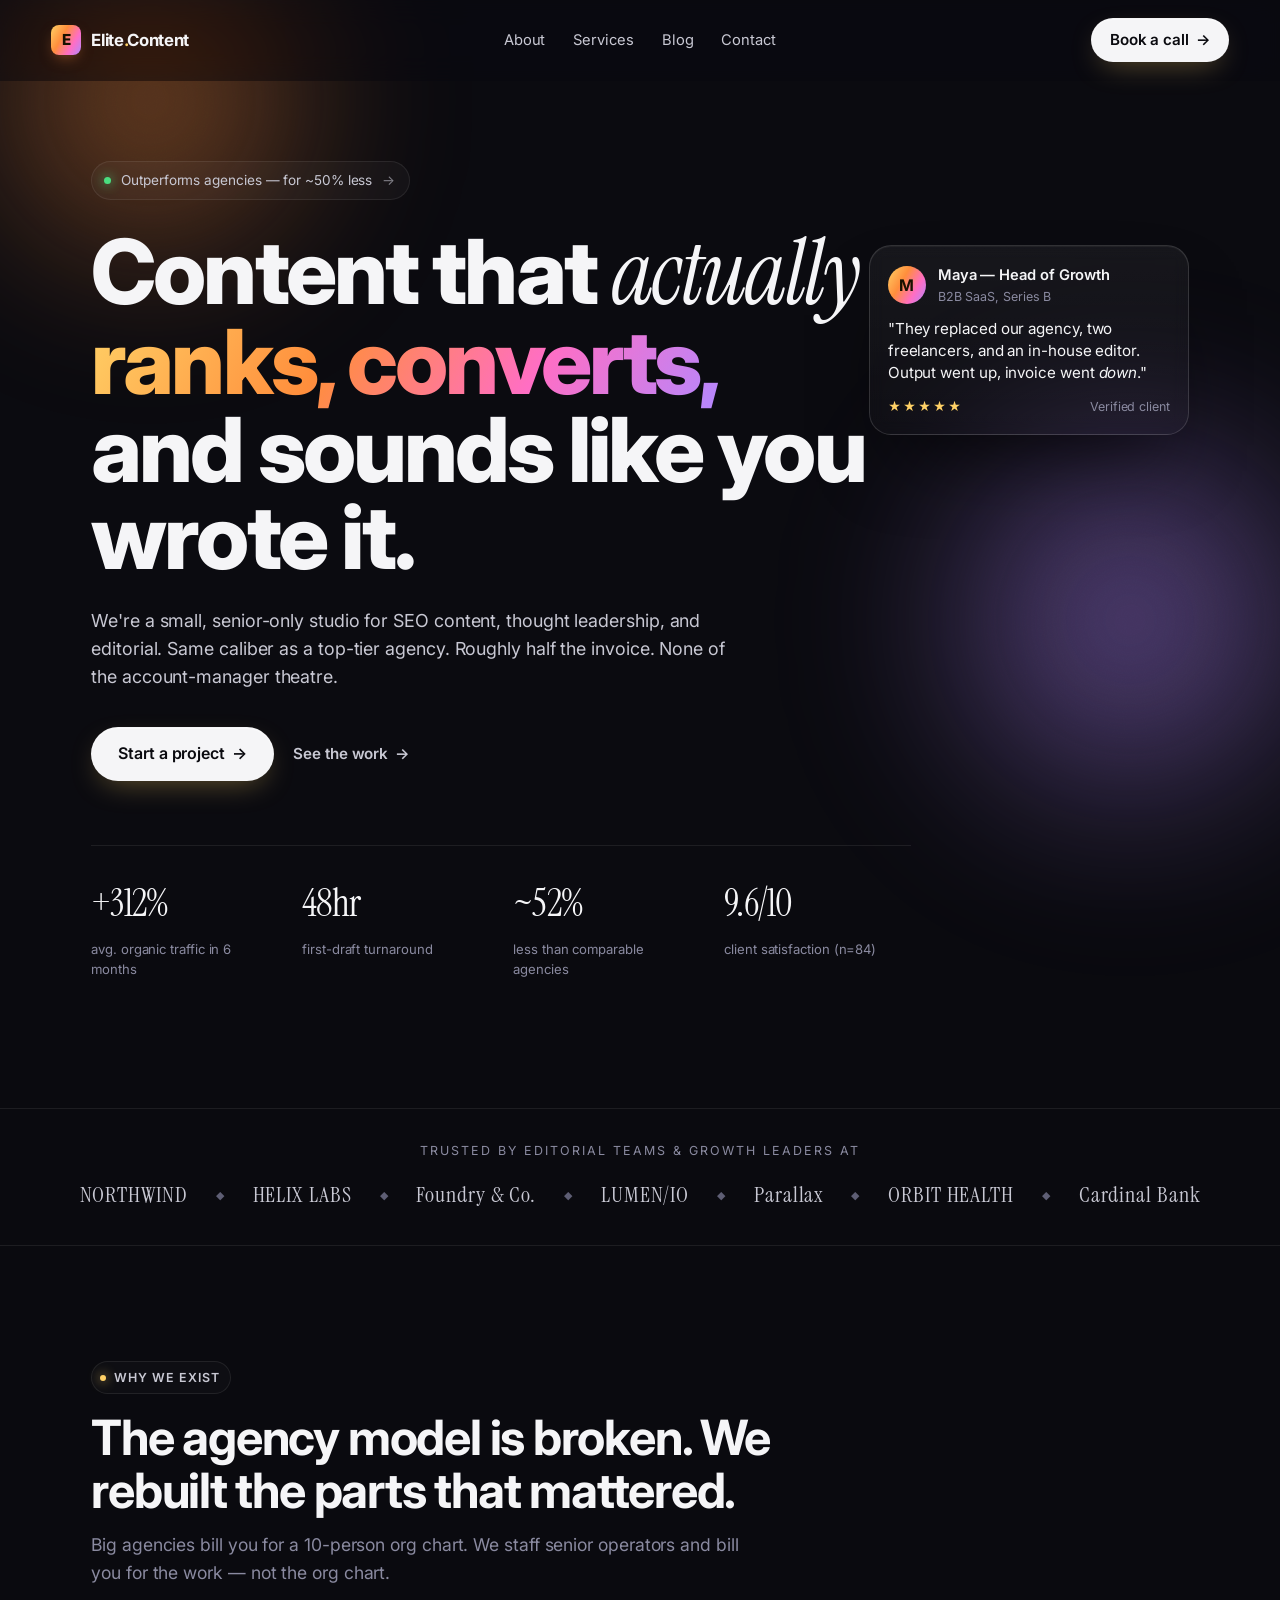
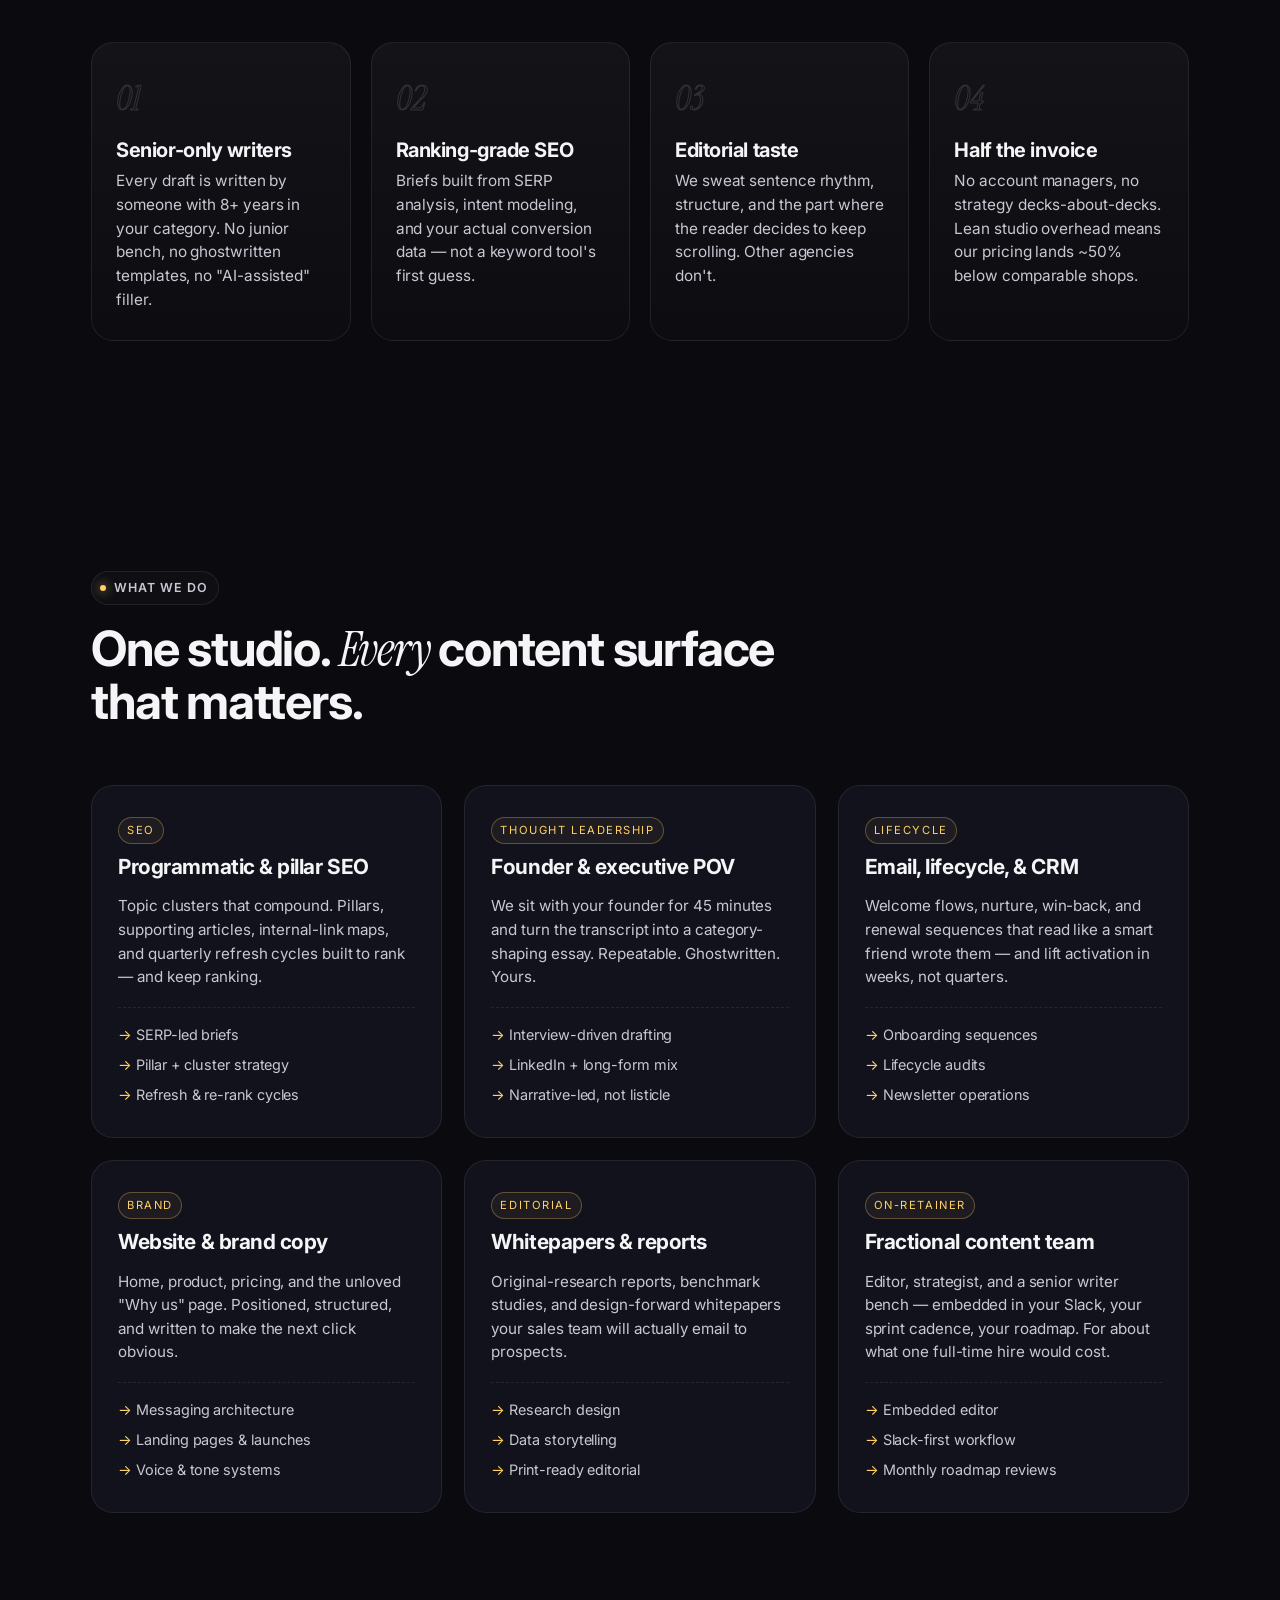
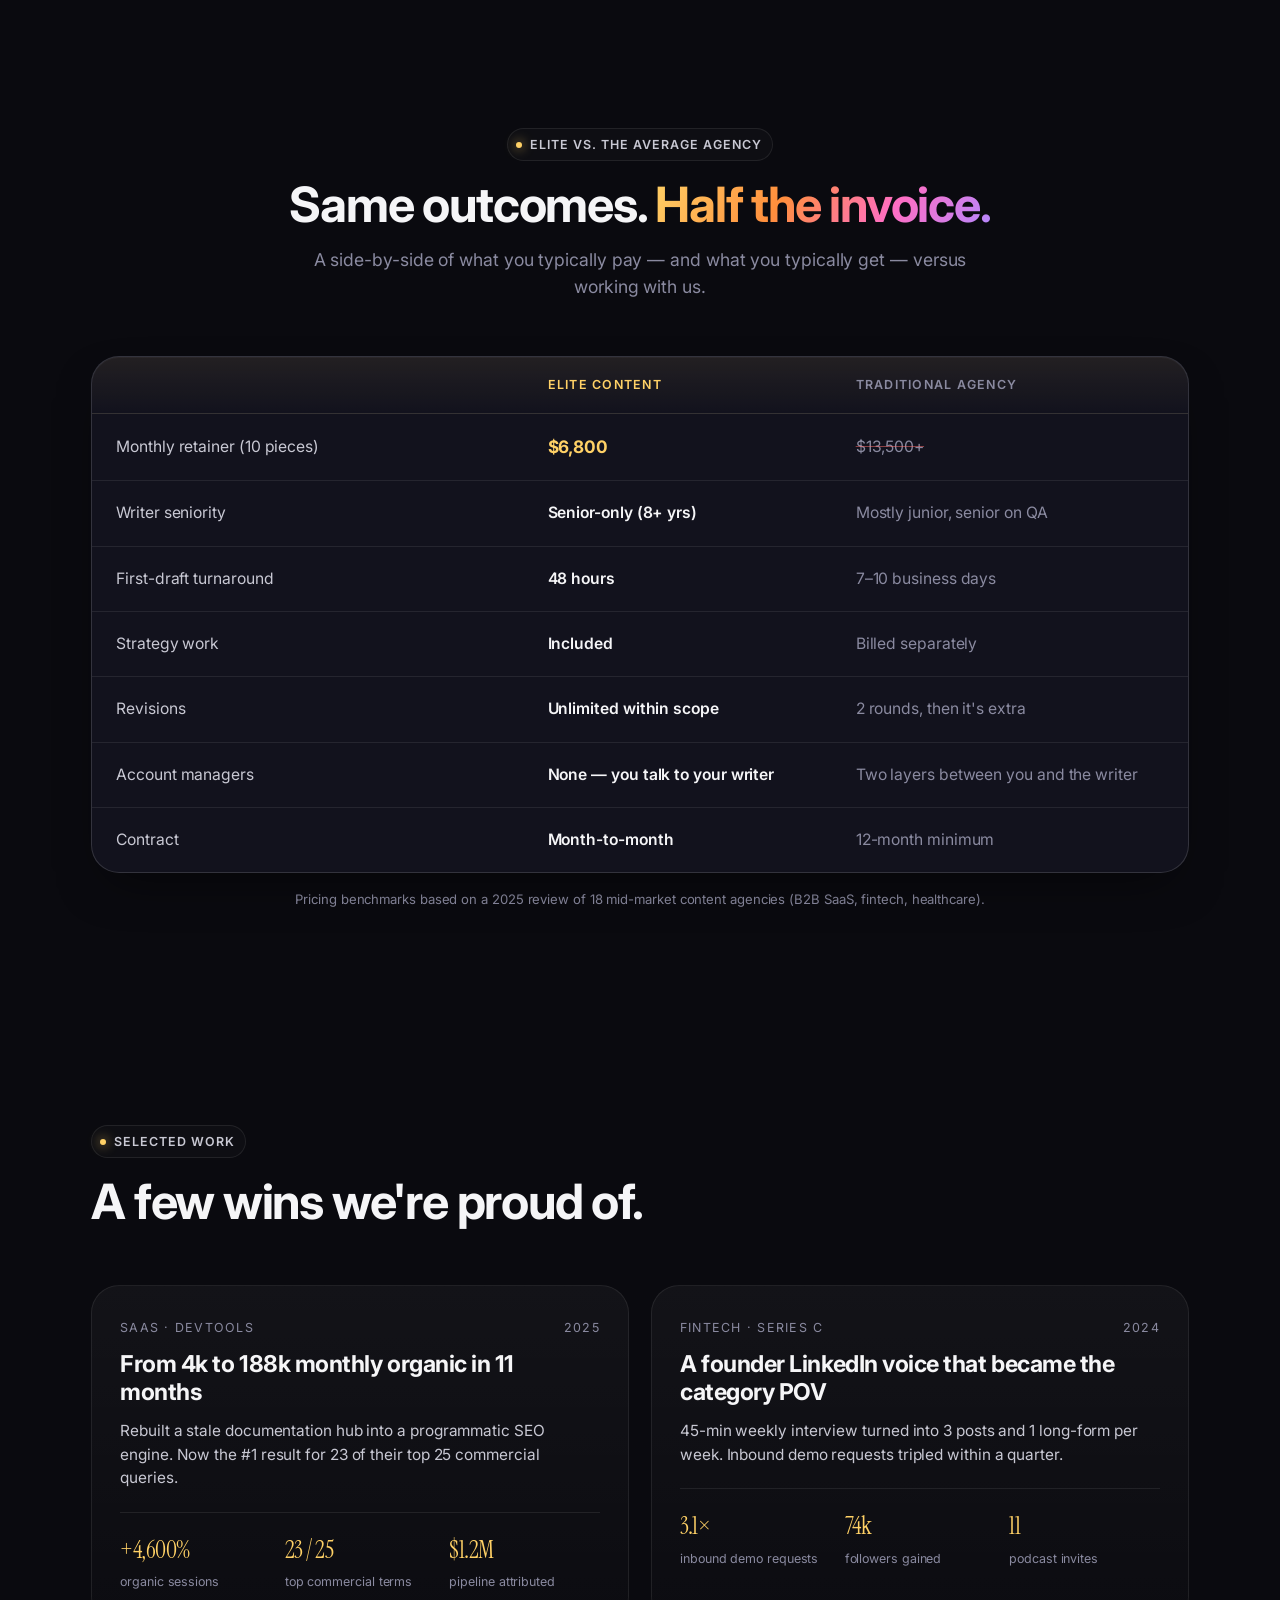
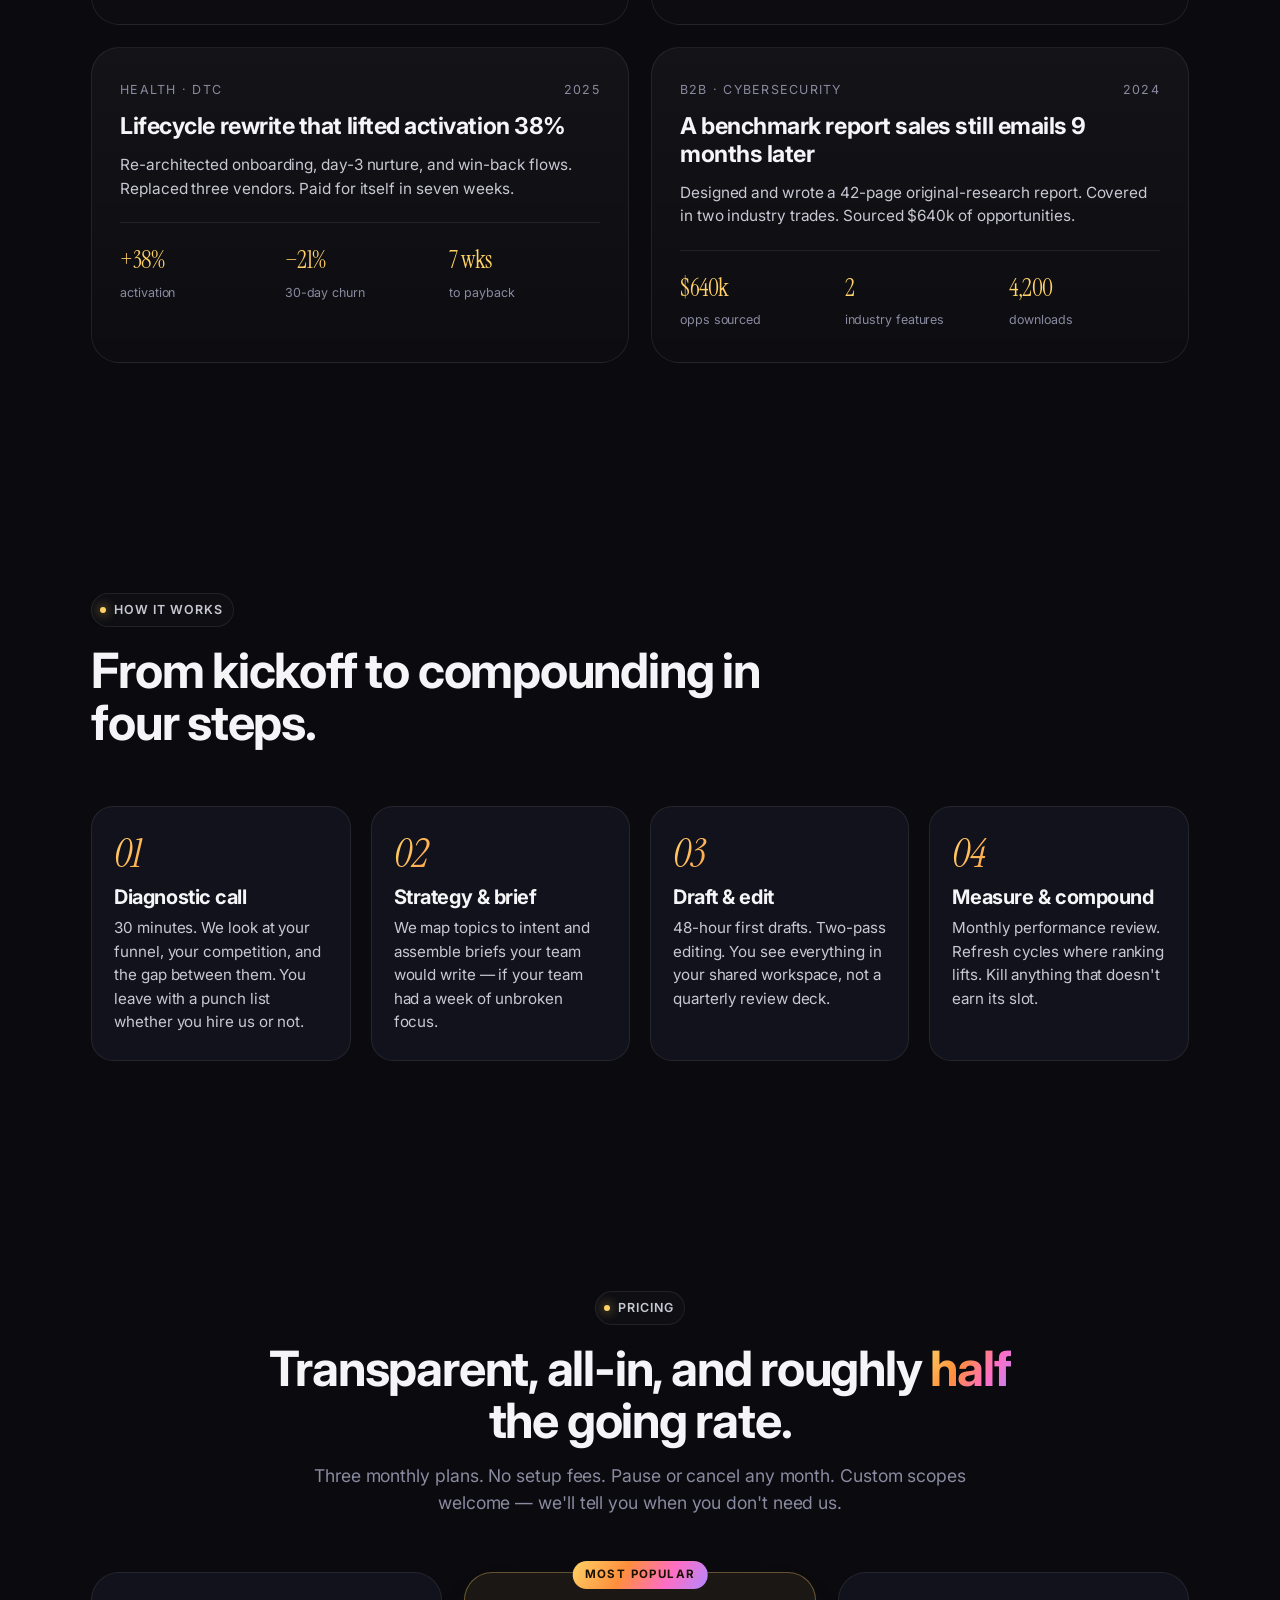
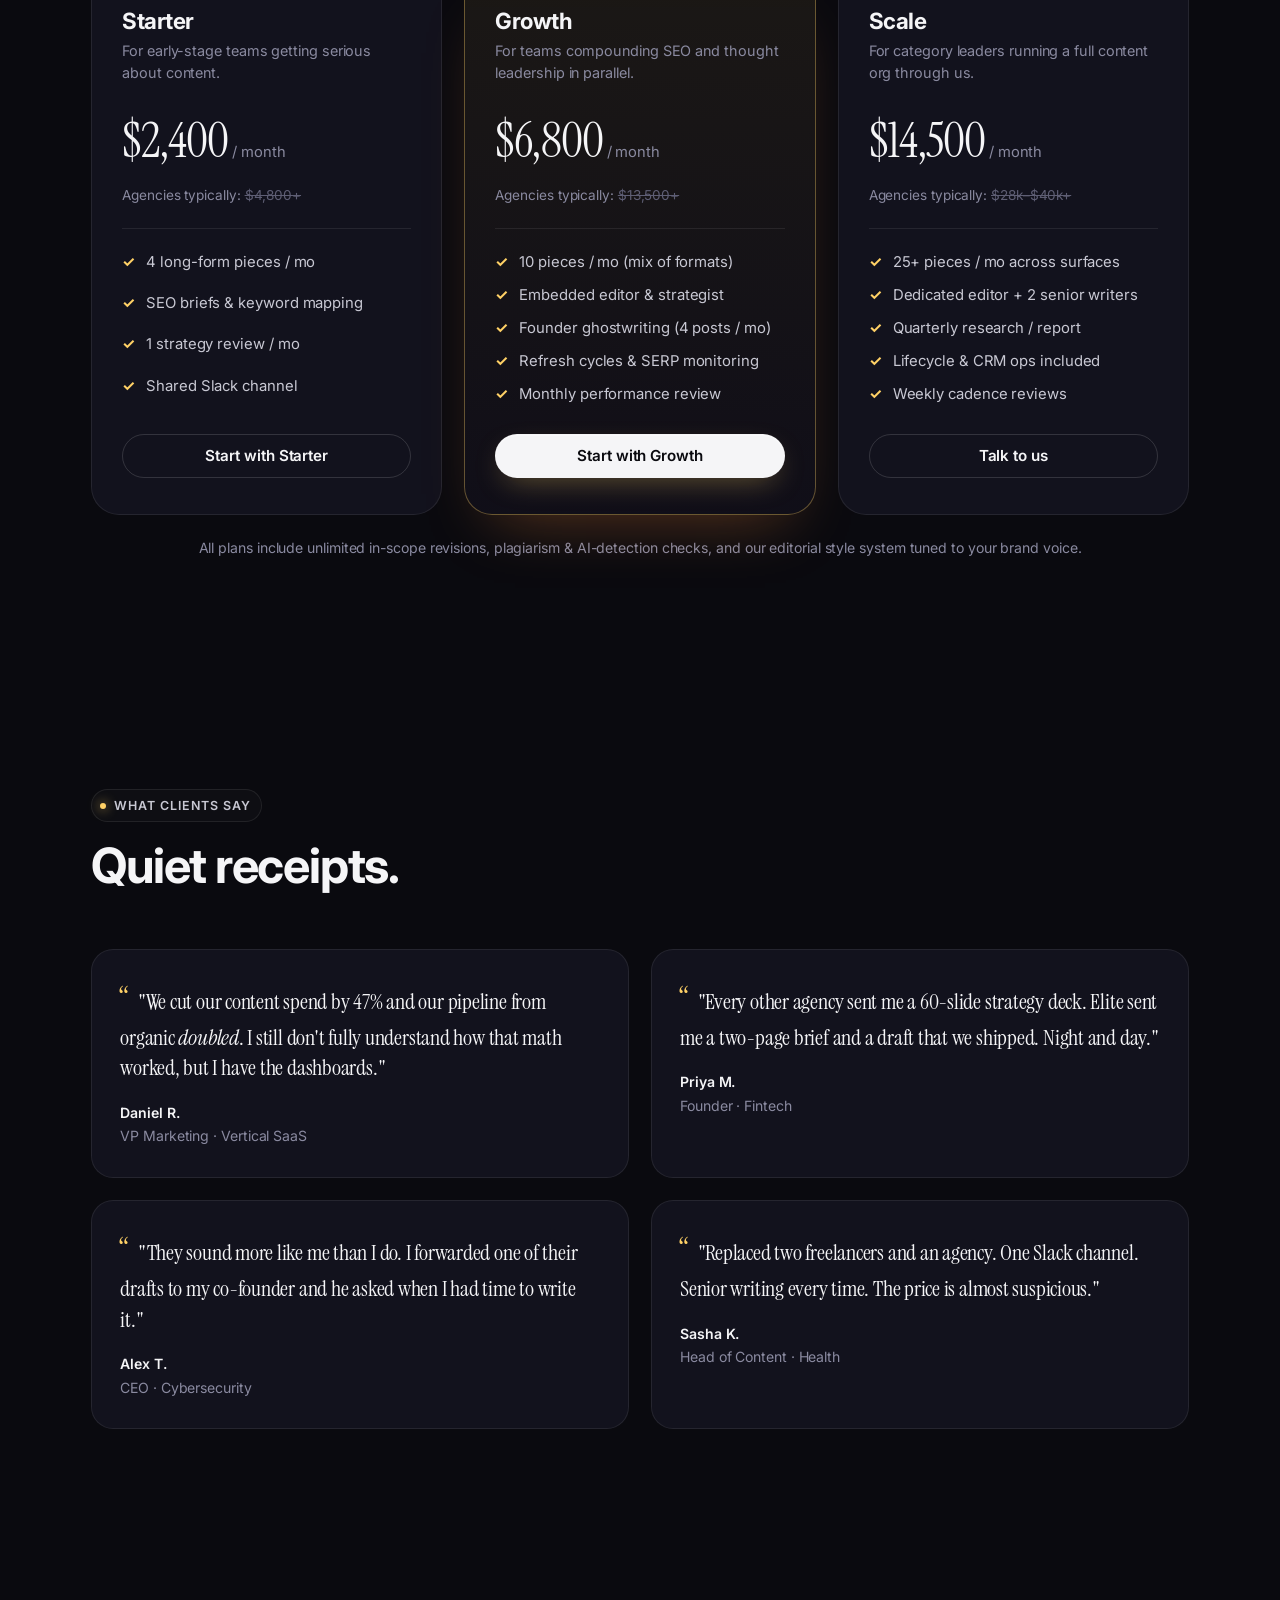
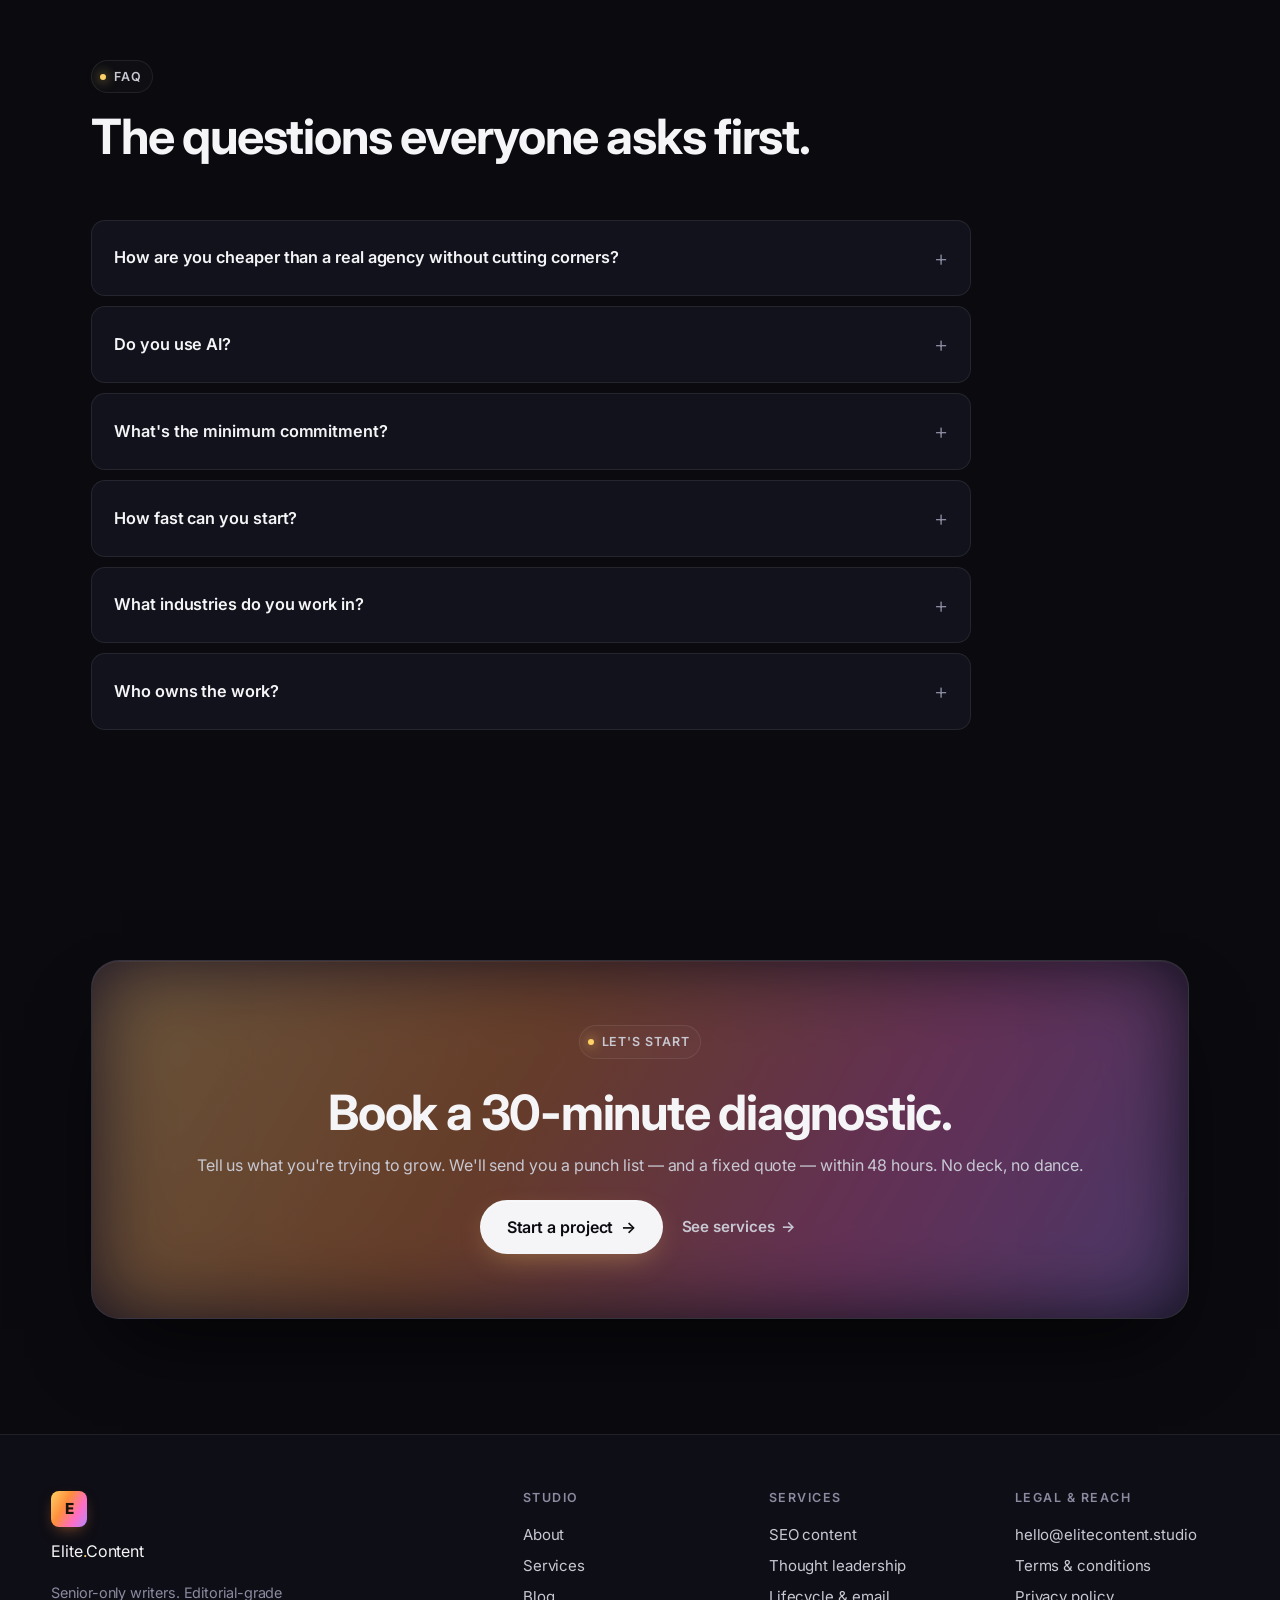
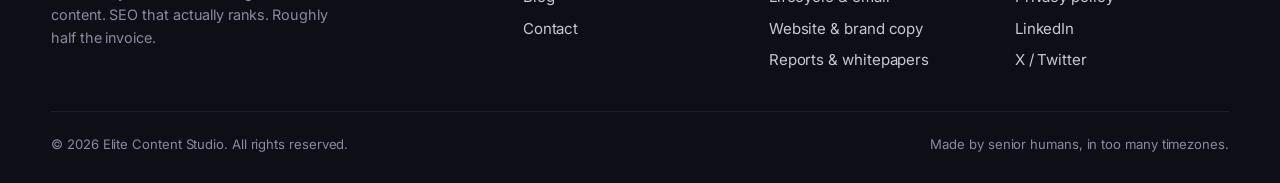
<file: index.html>
<!doctype html>
<html lang="en">
  <head>
    <meta charset="utf-8" />
    <meta name="viewport" content="width=device-width, initial-scale=1, viewport-fit=cover" />
    <meta name="theme-color" content="#0a0a0f" />
    <title>Elite Content Writing Services — Outperform agencies at half the price</title>
    <meta
      name="description"
      content="Premium content writing, SEO, and editorial services that outperform traditional agencies for roughly half the price. Senior writers, ranking-grade strategy, fast delivery."
    />
    <meta property="og:title" content="Elite Content Writing — Outperform agencies at half the price" />
    <meta
      property="og:description"
      content="Senior-only writers. Editorial-grade content. SEO that actually ranks. Roughly 50% less than a traditional agency."
    />
    <link rel="preconnect" href="https://fonts.googleapis.com" />
    <link rel="preconnect" href="https://fonts.gstatic.com" crossorigin />
    <link
      href="https://fonts.googleapis.com/css2?family=Instrument+Serif:ital@0;1&family=Inter:wght@300;400;500;600;700;800&display=swap"
      rel="stylesheet"
    />
    <link rel="stylesheet" href="styles.css" />
    <link rel="manifest" href="/manifest.webmanifest" />
    <link rel="icon" type="image/svg+xml" href="/icons/icon.svg" />
    <link rel="icon" type="image/png" sizes="64x64" href="/icons/favicon-64.png" />
    <link rel="apple-touch-icon" href="/icons/icon-192.png" />
    <meta name="application-name" content="Elite Content" />
    <meta name="apple-mobile-web-app-title" content="Elite Content" />
    <meta name="apple-mobile-web-app-capable" content="yes" />
    <meta name="apple-mobile-web-app-status-bar-style" content="black-translucent" />
    <meta name="mobile-web-app-capable" content="yes" />
  </head>
  <body>
    <div class="grain" aria-hidden="true"></div>
    <div class="glow glow--a" aria-hidden="true"></div>
    <div class="glow glow--b" aria-hidden="true"></div>

    <header class="nav">
      <a href="/" class="brand" aria-label="Elite Content Writing home">
        <span class="brand-mark">E</span>
        <span class="brand-text">Elite<span class="brand-dot">.</span>Content</span>
      </a>
      <nav class="nav-links" aria-label="Primary">
        <a href="/about.html">About</a>
        <a href="/services.html">Services</a>
        <a href="/blog.html">Blog</a>
        <a href="/contact.html">Contact</a>
      </nav>
      <div class="nav-cta">
        <a href="/contact.html" class="btn btn-primary">Book a call <span aria-hidden="true">→</span></a>
      </div>
      <button class="nav-toggle" aria-label="Open menu" aria-expanded="false">
        <span></span><span></span><span></span>
      </button>
    </header>

    <main id="top">
      <!-- HERO -->
      <section class="hero">
        <div class="hero-inner">
          <a class="eyebrow" href="#vs">
            <span class="eyebrow-dot"></span>
            <span>Outperforms agencies — for ~50% less</span>
            <span class="eyebrow-arrow" aria-hidden="true">→</span>
          </a>
          <h1 class="display">
            Content that
            <span class="serif italic">actually</span>
            <span class="grad">ranks, converts,</span>
            <br />and sounds like you wrote it.
          </h1>
          <p class="lede">
            We're a small, senior-only studio for SEO content, thought leadership, and editorial. Same caliber
            as a top-tier agency. Roughly half the invoice. None of the account-manager theatre.
          </p>
          <div class="hero-cta">
            <a href="/contact.html" class="btn btn-primary btn-lg">
              Start a project
              <span aria-hidden="true">→</span>
            </a>
            <a href="#work" class="btn btn-link">See the work</a>
          </div>
          <ul class="hero-stats" aria-label="Results at a glance">
            <li>
              <strong>+312%</strong>
              <span>avg. organic traffic in 6 months</span>
            </li>
            <li>
              <strong>48hr</strong>
              <span>first-draft turnaround</span>
            </li>
            <li>
              <strong>~52%</strong>
              <span>less than comparable agencies</span>
            </li>
            <li>
              <strong>9.6/10</strong>
              <span>client satisfaction (n=84)</span>
            </li>
          </ul>
        </div>

        <!-- Floating proof card -->
        <aside class="proof-card" aria-hidden="true">
          <div class="proof-head">
            <div class="proof-avatar">M</div>
            <div>
              <div class="proof-name">Maya — Head of Growth</div>
              <div class="proof-co">B2B SaaS, Series B</div>
            </div>
          </div>
          <p>
            "They replaced our agency, two freelancers, and an in-house editor. Output went up,
            invoice went <em>down</em>."
          </p>
          <div class="proof-foot">
            <span class="rating">★★★★★</span>
            <span class="verified">Verified client</span>
          </div>
        </aside>
      </section>

      <!-- LOGO BAR -->
      <section class="logos" aria-label="Trusted by">
        <p class="logos-label">Trusted by editorial teams &amp; growth leaders at</p>
        <div class="logo-row">
          <span>NORTHWIND</span>
          <span class="lg-dot">◆</span>
          <span>HELIX&nbsp;LABS</span>
          <span class="lg-dot">◆</span>
          <span>Foundry&nbsp;&amp;&nbsp;Co.</span>
          <span class="lg-dot">◆</span>
          <span>LUMEN/IO</span>
          <span class="lg-dot">◆</span>
          <span>Parallax</span>
          <span class="lg-dot">◆</span>
          <span>ORBIT&nbsp;HEALTH</span>
          <span class="lg-dot">◆</span>
          <span>Cardinal&nbsp;Bank</span>
        </div>
      </section>

      <!-- VALUE PROP -->
      <section class="value">
        <div class="section-head">
          <span class="kicker">Why we exist</span>
          <h2>The agency model is broken. We rebuilt the parts that mattered.</h2>
          <p class="sub">
            Big agencies bill you for a 10-person org chart. We staff senior operators and bill you
            for the work — not the org chart.
          </p>
        </div>

        <div class="value-grid">
          <article class="card reveal">
            <div class="card-num">01</div>
            <h3>Senior-only writers</h3>
            <p>
              Every draft is written by someone with 8+ years in your category. No junior bench, no
              ghostwritten templates, no "AI-assisted" filler.
            </p>
          </article>
          <article class="card reveal">
            <div class="card-num">02</div>
            <h3>Ranking-grade SEO</h3>
            <p>
              Briefs built from SERP analysis, intent modeling, and your actual conversion data — not
              a keyword tool's first guess.
            </p>
          </article>
          <article class="card reveal">
            <div class="card-num">03</div>
            <h3>Editorial taste</h3>
            <p>
              We sweat sentence rhythm, structure, and the part where the reader decides to keep
              scrolling. Other agencies don't.
            </p>
          </article>
          <article class="card reveal">
            <div class="card-num">04</div>
            <h3>Half the invoice</h3>
            <p>
              No account managers, no strategy decks-about-decks. Lean studio overhead means our
              pricing lands ~50% below comparable shops.
            </p>
          </article>
        </div>
      </section>

      <!-- SERVICES -->
      <section id="services" class="services">
        <div class="section-head">
          <span class="kicker">What we do</span>
          <h2>One studio. <span class="serif italic">Every</span> content surface that matters.</h2>
        </div>

        <div class="services-grid">
          <article class="svc reveal">
            <header>
              <span class="svc-tag">SEO</span>
              <h3>Programmatic &amp; pillar SEO</h3>
            </header>
            <p>
              Topic clusters that compound. Pillars, supporting articles, internal-link maps, and
              quarterly refresh cycles built to rank — and keep ranking.
            </p>
            <ul>
              <li>SERP-led briefs</li>
              <li>Pillar + cluster strategy</li>
              <li>Refresh &amp; re-rank cycles</li>
            </ul>
          </article>

          <article class="svc reveal">
            <header>
              <span class="svc-tag">Thought leadership</span>
              <h3>Founder &amp; executive POV</h3>
            </header>
            <p>
              We sit with your founder for 45 minutes and turn the transcript into a category-shaping
              essay. Repeatable. Ghostwritten. Yours.
            </p>
            <ul>
              <li>Interview-driven drafting</li>
              <li>LinkedIn + long-form mix</li>
              <li>Narrative-led, not listicle</li>
            </ul>
          </article>

          <article class="svc reveal">
            <header>
              <span class="svc-tag">Lifecycle</span>
              <h3>Email, lifecycle, &amp; CRM</h3>
            </header>
            <p>
              Welcome flows, nurture, win-back, and renewal sequences that read like a smart friend
              wrote them — and lift activation in weeks, not quarters.
            </p>
            <ul>
              <li>Onboarding sequences</li>
              <li>Lifecycle audits</li>
              <li>Newsletter operations</li>
            </ul>
          </article>

          <article class="svc reveal">
            <header>
              <span class="svc-tag">Brand</span>
              <h3>Website &amp; brand copy</h3>
            </header>
            <p>
              Home, product, pricing, and the unloved "Why us" page. Positioned, structured, and
              written to make the next click obvious.
            </p>
            <ul>
              <li>Messaging architecture</li>
              <li>Landing pages &amp; launches</li>
              <li>Voice &amp; tone systems</li>
            </ul>
          </article>

          <article class="svc reveal">
            <header>
              <span class="svc-tag">Editorial</span>
              <h3>Whitepapers &amp; reports</h3>
            </header>
            <p>
              Original-research reports, benchmark studies, and design-forward whitepapers your sales
              team will actually email to prospects.
            </p>
            <ul>
              <li>Research design</li>
              <li>Data storytelling</li>
              <li>Print-ready editorial</li>
            </ul>
          </article>

          <article class="svc reveal">
            <header>
              <span class="svc-tag">On-retainer</span>
              <h3>Fractional content team</h3>
            </header>
            <p>
              Editor, strategist, and a senior writer bench — embedded in your Slack, your sprint
              cadence, your roadmap. For about what one full-time hire would cost.
            </p>
            <ul>
              <li>Embedded editor</li>
              <li>Slack-first workflow</li>
              <li>Monthly roadmap reviews</li>
            </ul>
          </article>
        </div>
      </section>

      <!-- VS AGENCIES -->
      <section id="vs" class="vs">
        <div class="section-head center">
          <span class="kicker">Elite vs. the average agency</span>
          <h2>Same outcomes. <span class="grad">Half the invoice.</span></h2>
          <p class="sub">
            A side-by-side of what you typically pay — and what you typically get — versus working
            with us.
          </p>
        </div>

        <div class="vs-table reveal">
          <div class="vs-row vs-head">
            <div></div>
            <div class="vs-us">Elite Content</div>
            <div class="vs-them">Traditional agency</div>
          </div>

          <div class="vs-row">
            <div class="vs-key">Monthly retainer (10 pieces)</div>
            <div class="vs-us"><strong>$6,800</strong></div>
            <div class="vs-them"><s>$13,500+</s></div>
          </div>
          <div class="vs-row">
            <div class="vs-key">Writer seniority</div>
            <div class="vs-us">Senior-only (8+ yrs)</div>
            <div class="vs-them">Mostly junior, senior on QA</div>
          </div>
          <div class="vs-row">
            <div class="vs-key">First-draft turnaround</div>
            <div class="vs-us">48 hours</div>
            <div class="vs-them">7–10 business days</div>
          </div>
          <div class="vs-row">
            <div class="vs-key">Strategy work</div>
            <div class="vs-us">Included</div>
            <div class="vs-them">Billed separately</div>
          </div>
          <div class="vs-row">
            <div class="vs-key">Revisions</div>
            <div class="vs-us">Unlimited within scope</div>
            <div class="vs-them">2 rounds, then it's extra</div>
          </div>
          <div class="vs-row">
            <div class="vs-key">Account managers</div>
            <div class="vs-us">None — you talk to your writer</div>
            <div class="vs-them">Two layers between you and the writer</div>
          </div>
          <div class="vs-row">
            <div class="vs-key">Contract</div>
            <div class="vs-us">Month-to-month</div>
            <div class="vs-them">12-month minimum</div>
          </div>
        </div>

        <p class="vs-foot">
          Pricing benchmarks based on a 2025 review of 18 mid-market content agencies (B2B SaaS,
          fintech, healthcare).
        </p>
      </section>

      <!-- WORK -->
      <section id="work" class="work">
        <div class="section-head">
          <span class="kicker">Selected work</span>
          <h2>A few wins we're proud of.</h2>
        </div>

        <div class="work-grid">
          <article class="case reveal">
            <div class="case-meta">
              <span>SaaS · Devtools</span>
              <span class="case-year">2025</span>
            </div>
            <h3>From 4k to 188k monthly organic in 11 months</h3>
            <p>
              Rebuilt a stale documentation hub into a programmatic SEO engine. Now the #1 result for
              23 of their top 25 commercial queries.
            </p>
            <div class="case-stats">
              <div><strong>+4,600%</strong><span>organic sessions</span></div>
              <div><strong>23 / 25</strong><span>top commercial terms</span></div>
              <div><strong>$1.2M</strong><span>pipeline attributed</span></div>
            </div>
          </article>

          <article class="case reveal">
            <div class="case-meta">
              <span>Fintech · Series C</span>
              <span class="case-year">2024</span>
            </div>
            <h3>A founder LinkedIn voice that became the category POV</h3>
            <p>
              45-min weekly interview turned into 3 posts and 1 long-form per week. Inbound demo
              requests tripled within a quarter.
            </p>
            <div class="case-stats">
              <div><strong>3.1×</strong><span>inbound demo requests</span></div>
              <div><strong>74k</strong><span>followers gained</span></div>
              <div><strong>11</strong><span>podcast invites</span></div>
            </div>
          </article>

          <article class="case reveal">
            <div class="case-meta">
              <span>Health · DTC</span>
              <span class="case-year">2025</span>
            </div>
            <h3>Lifecycle rewrite that lifted activation 38%</h3>
            <p>
              Re-architected onboarding, day-3 nurture, and win-back flows. Replaced three vendors.
              Paid for itself in seven weeks.
            </p>
            <div class="case-stats">
              <div><strong>+38%</strong><span>activation</span></div>
              <div><strong>−21%</strong><span>30-day churn</span></div>
              <div><strong>7 wks</strong><span>to payback</span></div>
            </div>
          </article>

          <article class="case reveal">
            <div class="case-meta">
              <span>B2B · Cybersecurity</span>
              <span class="case-year">2024</span>
            </div>
            <h3>A benchmark report sales still emails 9 months later</h3>
            <p>
              Designed and wrote a 42-page original-research report. Covered in two industry trades.
              Sourced $640k of opportunities.
            </p>
            <div class="case-stats">
              <div><strong>$640k</strong><span>opps sourced</span></div>
              <div><strong>2</strong><span>industry features</span></div>
              <div><strong>4,200</strong><span>downloads</span></div>
            </div>
          </article>
        </div>
      </section>

      <!-- PROCESS -->
      <section id="process" class="process">
        <div class="section-head">
          <span class="kicker">How it works</span>
          <h2>From kickoff to compounding in four steps.</h2>
        </div>

        <ol class="steps">
          <li class="step reveal">
            <div class="step-num">01</div>
            <h3>Diagnostic call</h3>
            <p>
              30 minutes. We look at your funnel, your competition, and the gap between them. You
              leave with a punch list whether you hire us or not.
            </p>
          </li>
          <li class="step reveal">
            <div class="step-num">02</div>
            <h3>Strategy &amp; brief</h3>
            <p>
              We map topics to intent and assemble briefs your team would write — if your team had a
              week of unbroken focus.
            </p>
          </li>
          <li class="step reveal">
            <div class="step-num">03</div>
            <h3>Draft &amp; edit</h3>
            <p>
              48-hour first drafts. Two-pass editing. You see everything in your shared workspace,
              not a quarterly review deck.
            </p>
          </li>
          <li class="step reveal">
            <div class="step-num">04</div>
            <h3>Measure &amp; compound</h3>
            <p>
              Monthly performance review. Refresh cycles where ranking lifts. Kill anything that
              doesn't earn its slot.
            </p>
          </li>
        </ol>
      </section>

      <!-- PRICING -->
      <section id="pricing" class="pricing">
        <div class="section-head center">
          <span class="kicker">Pricing</span>
          <h2>Transparent, all-in, and roughly <span class="grad">half</span> the going rate.</h2>
          <p class="sub">
            Three monthly plans. No setup fees. Pause or cancel any month. Custom scopes welcome —
            we'll tell you when you don't need us.
          </p>
        </div>

        <div class="plans">
          <article class="plan reveal">
            <header>
              <h3>Starter</h3>
              <p>For early-stage teams getting serious about content.</p>
            </header>
            <div class="price">
              <span class="price-num">$2,400</span>
              <span class="price-unit">/ month</span>
            </div>
            <p class="price-vs">Agencies typically: <s>$4,800+</s></p>
            <ul class="plan-list">
              <li>4 long-form pieces / mo</li>
              <li>SEO briefs &amp; keyword mapping</li>
              <li>1 strategy review / mo</li>
              <li>Shared Slack channel</li>
            </ul>
            <a href="/contact.html" class="btn btn-outline btn-block">Start with Starter</a>
          </article>

          <article class="plan plan-featured reveal">
            <div class="plan-badge">Most popular</div>
            <header>
              <h3>Growth</h3>
              <p>For teams compounding SEO and thought leadership in parallel.</p>
            </header>
            <div class="price">
              <span class="price-num">$6,800</span>
              <span class="price-unit">/ month</span>
            </div>
            <p class="price-vs">Agencies typically: <s>$13,500+</s></p>
            <ul class="plan-list">
              <li>10 pieces / mo (mix of formats)</li>
              <li>Embedded editor &amp; strategist</li>
              <li>Founder ghostwriting (4 posts / mo)</li>
              <li>Refresh cycles &amp; SERP monitoring</li>
              <li>Monthly performance review</li>
            </ul>
            <a href="/contact.html" class="btn btn-primary btn-block">Start with Growth</a>
          </article>

          <article class="plan reveal">
            <header>
              <h3>Scale</h3>
              <p>For category leaders running a full content org through us.</p>
            </header>
            <div class="price">
              <span class="price-num">$14,500</span>
              <span class="price-unit">/ month</span>
            </div>
            <p class="price-vs">Agencies typically: <s>$28k–$40k+</s></p>
            <ul class="plan-list">
              <li>25+ pieces / mo across surfaces</li>
              <li>Dedicated editor + 2 senior writers</li>
              <li>Quarterly research / report</li>
              <li>Lifecycle &amp; CRM ops included</li>
              <li>Weekly cadence reviews</li>
            </ul>
            <a href="/contact.html" class="btn btn-outline btn-block">Talk to us</a>
          </article>
        </div>

        <p class="plans-foot">
          All plans include unlimited in-scope revisions, plagiarism &amp; AI-detection checks, and
          our editorial style system tuned to your brand voice.
        </p>
      </section>

      <!-- TESTIMONIALS -->
      <section class="testimonials">
        <div class="section-head">
          <span class="kicker">What clients say</span>
          <h2>Quiet receipts.</h2>
        </div>
        <div class="t-grid">
          <figure class="t-card reveal">
            <blockquote>
              "We cut our content spend by 47% and our pipeline from organic <em>doubled</em>. I
              still don't fully understand how that math worked, but I have the dashboards."
            </blockquote>
            <figcaption>
              <span class="t-name">Daniel R.</span>
              <span class="t-role">VP Marketing · Vertical SaaS</span>
            </figcaption>
          </figure>
          <figure class="t-card reveal">
            <blockquote>
              "Every other agency sent me a 60-slide strategy deck. Elite sent me a two-page brief
              and a draft that we shipped. Night and day."
            </blockquote>
            <figcaption>
              <span class="t-name">Priya M.</span>
              <span class="t-role">Founder · Fintech</span>
            </figcaption>
          </figure>
          <figure class="t-card reveal">
            <blockquote>
              "They sound more like me than I do. I forwarded one of their drafts to my co-founder
              and he asked when I had time to write it."
            </blockquote>
            <figcaption>
              <span class="t-name">Alex T.</span>
              <span class="t-role">CEO · Cybersecurity</span>
            </figcaption>
          </figure>
          <figure class="t-card reveal">
            <blockquote>
              "Replaced two freelancers and an agency. One Slack channel. Senior writing every time.
              The price is almost suspicious."
            </blockquote>
            <figcaption>
              <span class="t-name">Sasha K.</span>
              <span class="t-role">Head of Content · Health</span>
            </figcaption>
          </figure>
        </div>
      </section>

      <!-- FAQ -->
      <section id="faq" class="faq">
        <div class="section-head">
          <span class="kicker">FAQ</span>
          <h2>The questions everyone asks first.</h2>
        </div>

        <div class="faq-list">
          <details class="reveal">
            <summary>
              <span>How are you cheaper than a real agency without cutting corners?</span>
              <span class="chev" aria-hidden="true">+</span>
            </summary>
            <p>
              We don't have account managers, a sales team, or a six-floor office. We staff senior
              writers and editors and bill you for that — not the overhead. Same caliber of output,
              roughly half the invoice.
            </p>
          </details>
          <details class="reveal">
            <summary>
              <span>Do you use AI?</span>
              <span class="chev" aria-hidden="true">+</span>
            </summary>
            <p>
              For research, outlines, and stress-testing arguments — yes. For drafting the prose you
              ship under your name — no. Every published sentence is written by a senior human
              writer.
            </p>
          </details>
          <details class="reveal">
            <summary>
              <span>What's the minimum commitment?</span>
              <span class="chev" aria-hidden="true">+</span>
            </summary>
            <p>
              Month-to-month, always. Pause or cancel any month. We earn the next month with the
              current one.
            </p>
          </details>
          <details class="reveal">
            <summary>
              <span>How fast can you start?</span>
              <span class="chev" aria-hidden="true">+</span>
            </summary>
            <p>
              Diagnostic call within 48 hours. Kickoff inside a week. First drafts in your hands
              within 10 business days of kickoff — often sooner.
            </p>
          </details>
          <details class="reveal">
            <summary>
              <span>What industries do you work in?</span>
              <span class="chev" aria-hidden="true">+</span>
            </summary>
            <p>
              B2B SaaS, fintech, cybersecurity, health &amp; wellness, devtools, and selectively in
              climate &amp; deep tech. We turn down work outside our taste.
            </p>
          </details>
          <details class="reveal">
            <summary>
              <span>Who owns the work?</span>
              <span class="chev" aria-hidden="true">+</span>
            </summary>
            <p>
              You do — fully and irrevocably — from the moment a piece is delivered. We don't claim
              attribution unless you offer it.
            </p>
          </details>
        </div>
      </section>

      <!-- CTA -->
      <section id="contact" class="cta">
        <div class="cta-card reveal cta-card--simple">
          <div class="cta-copy">
            <span class="kicker">Let's start</span>
            <h2>Book a 30-minute diagnostic.</h2>
            <p>
              Tell us what you're trying to grow. We'll send you a punch list — and a fixed quote —
              within 48 hours. No deck, no dance.
            </p>
            <div class="hero-cta">
              <a href="/contact.html" class="btn btn-primary btn-lg">Start a project <span aria-hidden="true">→</span></a>
              <a href="/services.html" class="btn btn-link">See services</a>
            </div>
          </div>
        </div>
      </section>
    </main>

    <footer class="foot">
      <div class="foot-top">
        <div class="foot-brand">
          <span class="brand-mark">E</span>
          <span class="brand-text">Elite<span class="brand-dot">.</span>Content</span>
          <p>
            Senior-only writers. Editorial-grade content. SEO that actually ranks. Roughly half the
            invoice.
          </p>
        </div>
        <div class="foot-cols">
          <div>
            <h4>Studio</h4>
            <a href="/about.html">About</a>
            <a href="/services.html">Services</a>
            <a href="/blog.html">Blog</a>
            <a href="/contact.html">Contact</a>
          </div>
          <div>
            <h4>Services</h4>
            <a href="/services.html#seo">SEO content</a>
            <a href="/services.html#thought-leadership">Thought leadership</a>
            <a href="/services.html#lifecycle">Lifecycle &amp; email</a>
            <a href="/services.html#brand">Website &amp; brand copy</a>
            <a href="/services.html#editorial">Reports &amp; whitepapers</a>
          </div>
          <div>
            <h4>Legal &amp; reach</h4>
            <a href="mailto:hello@elitecontent.studio">hello@elitecontent.studio</a>
            <a href="/terms.html">Terms &amp; conditions</a>
            <a href="/privacy.html">Privacy policy</a>
            <a href="#">LinkedIn</a>
            <a href="#">X / Twitter</a>
          </div>
        </div>
      </div>
      <div class="foot-bot">
        <span>© <span id="year"></span> Elite Content Studio. All rights reserved.</span>
        <span>Made by senior humans, in too many timezones.</span>
      </div>
    </footer>

    <script src="script.js"></script>
  </body>
</html>
</file>
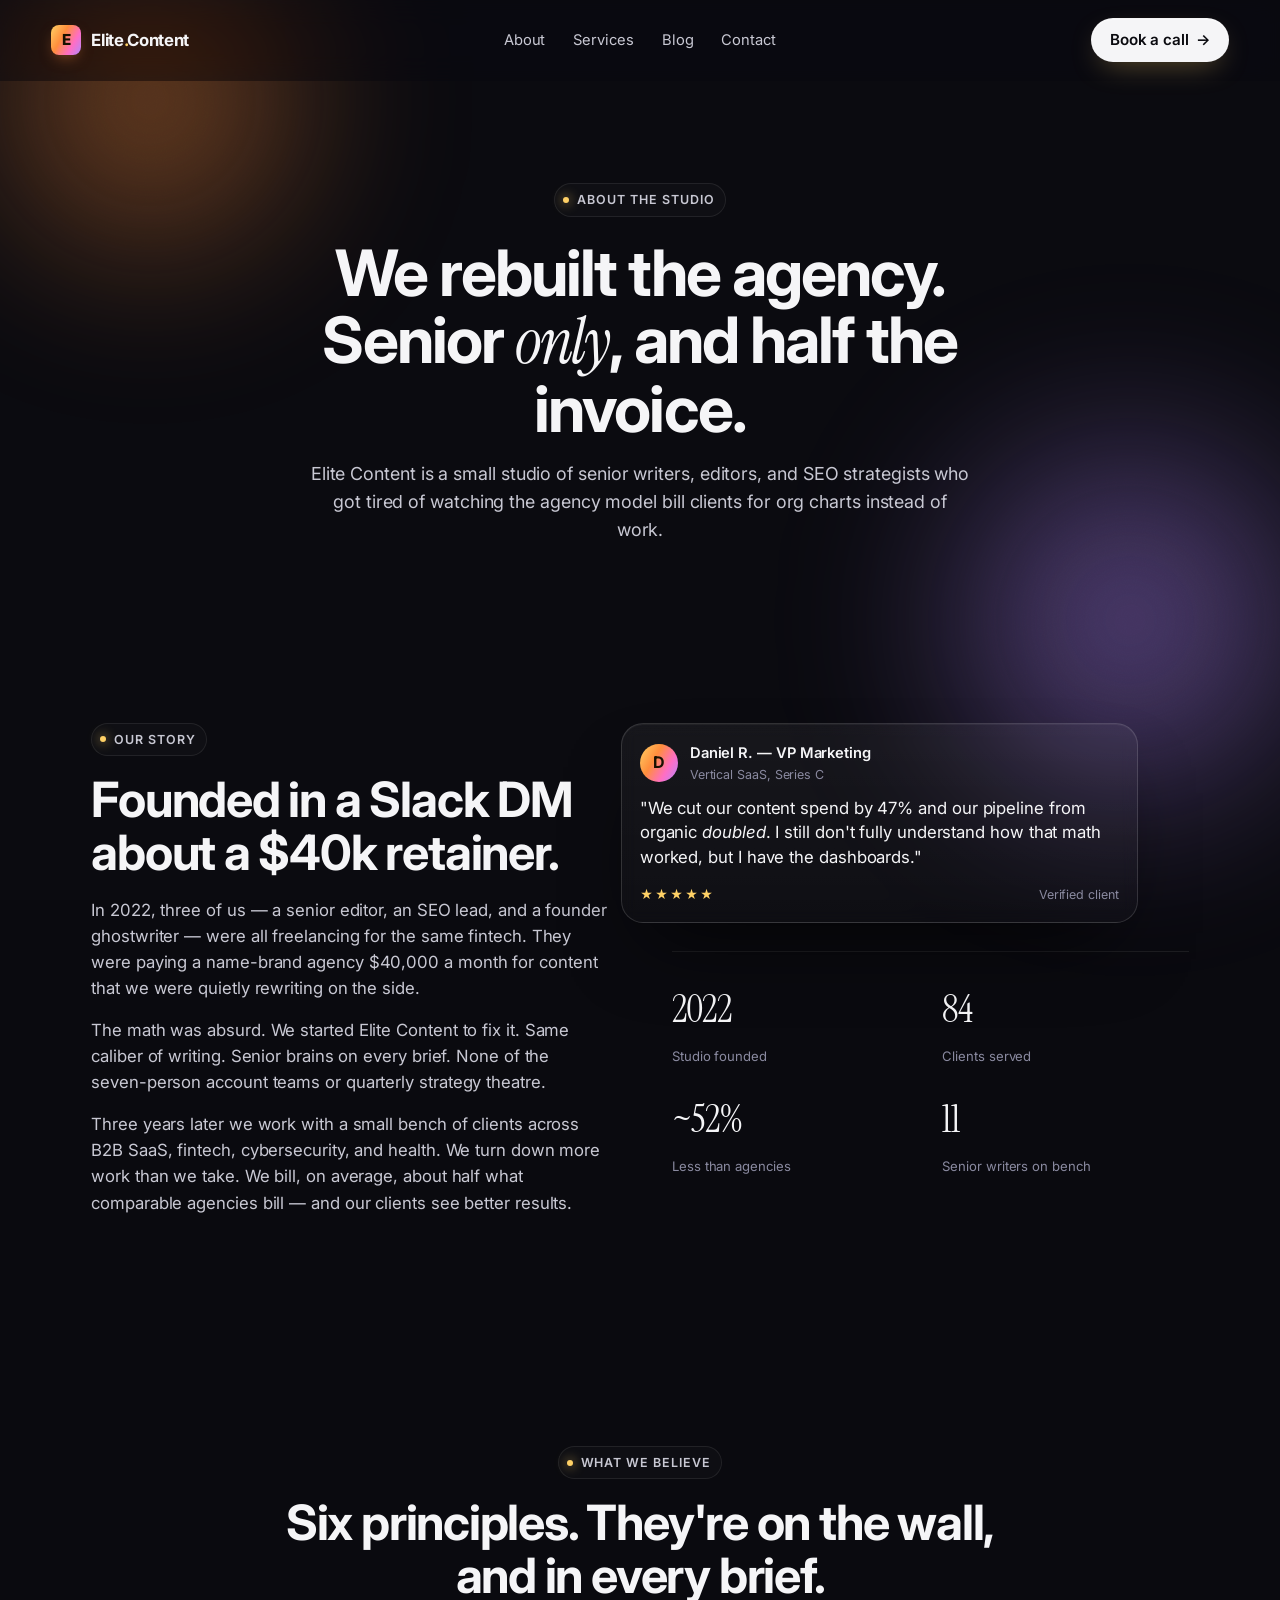
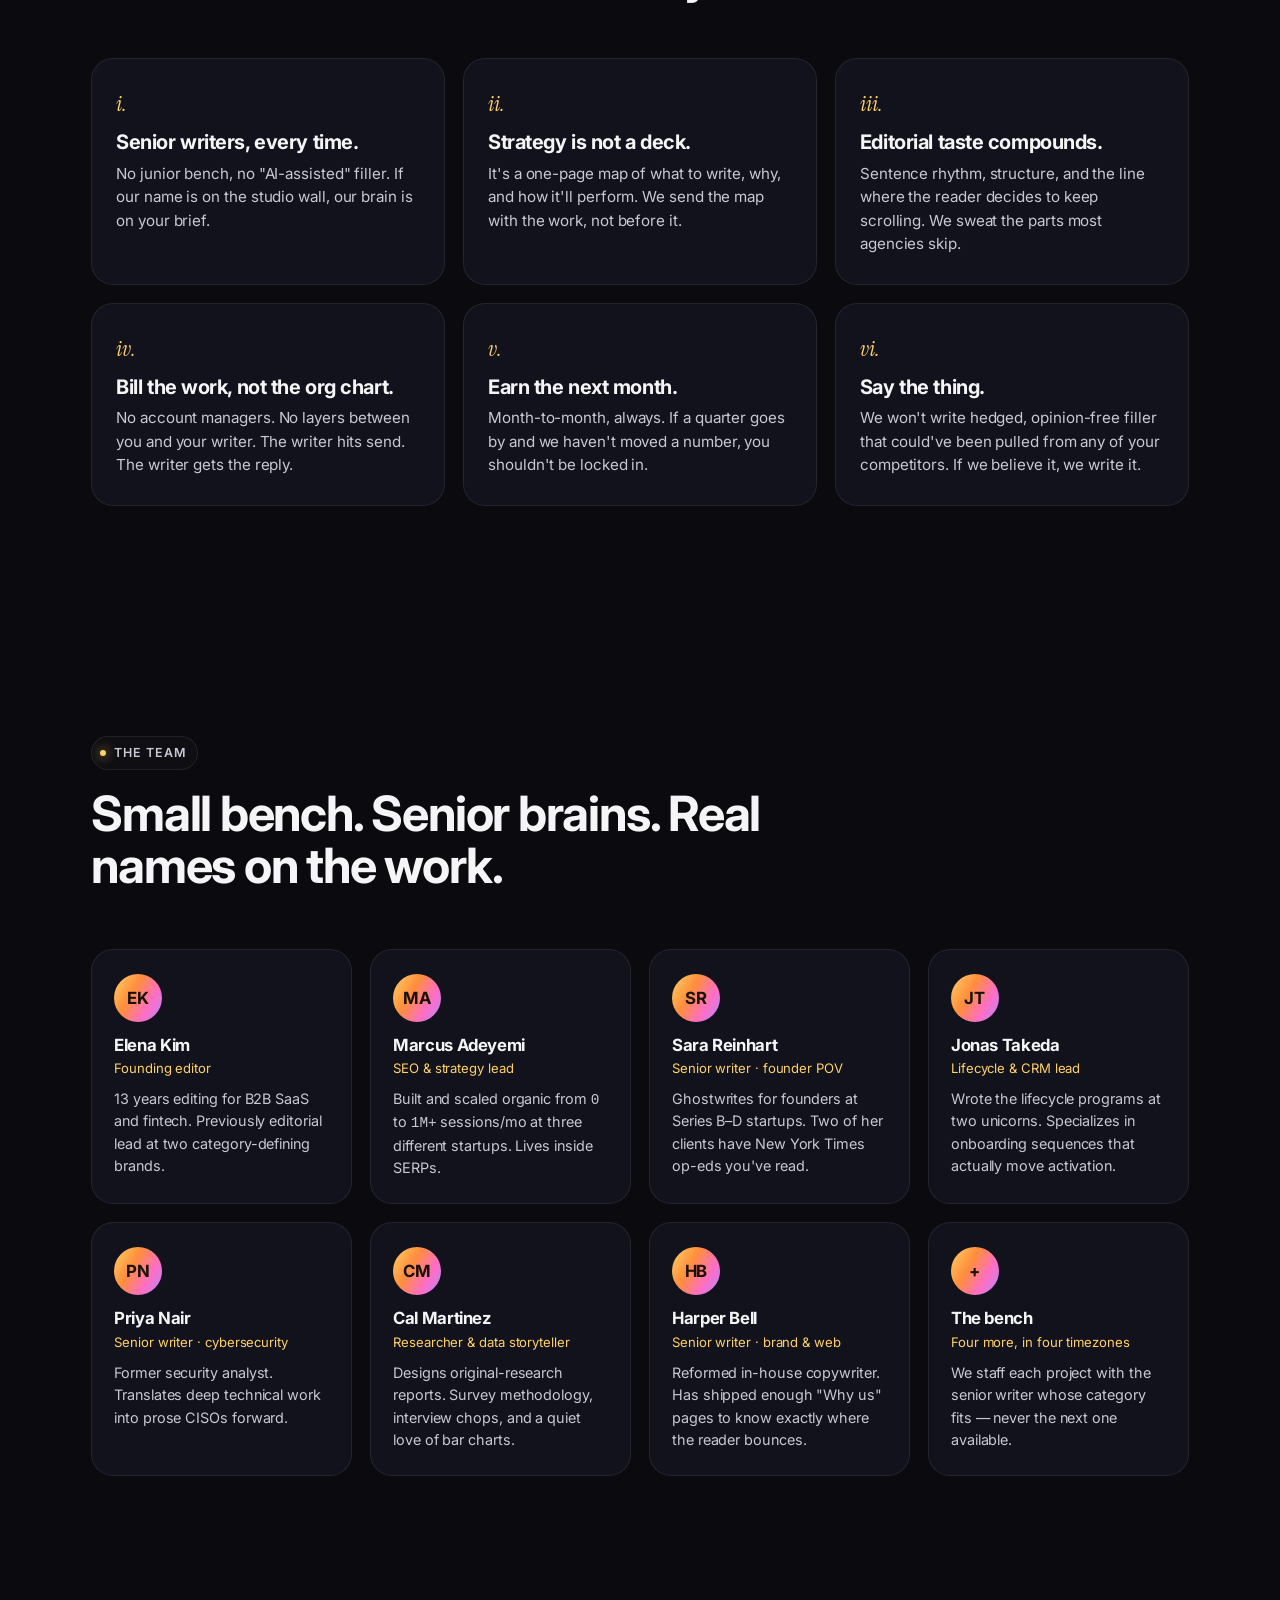
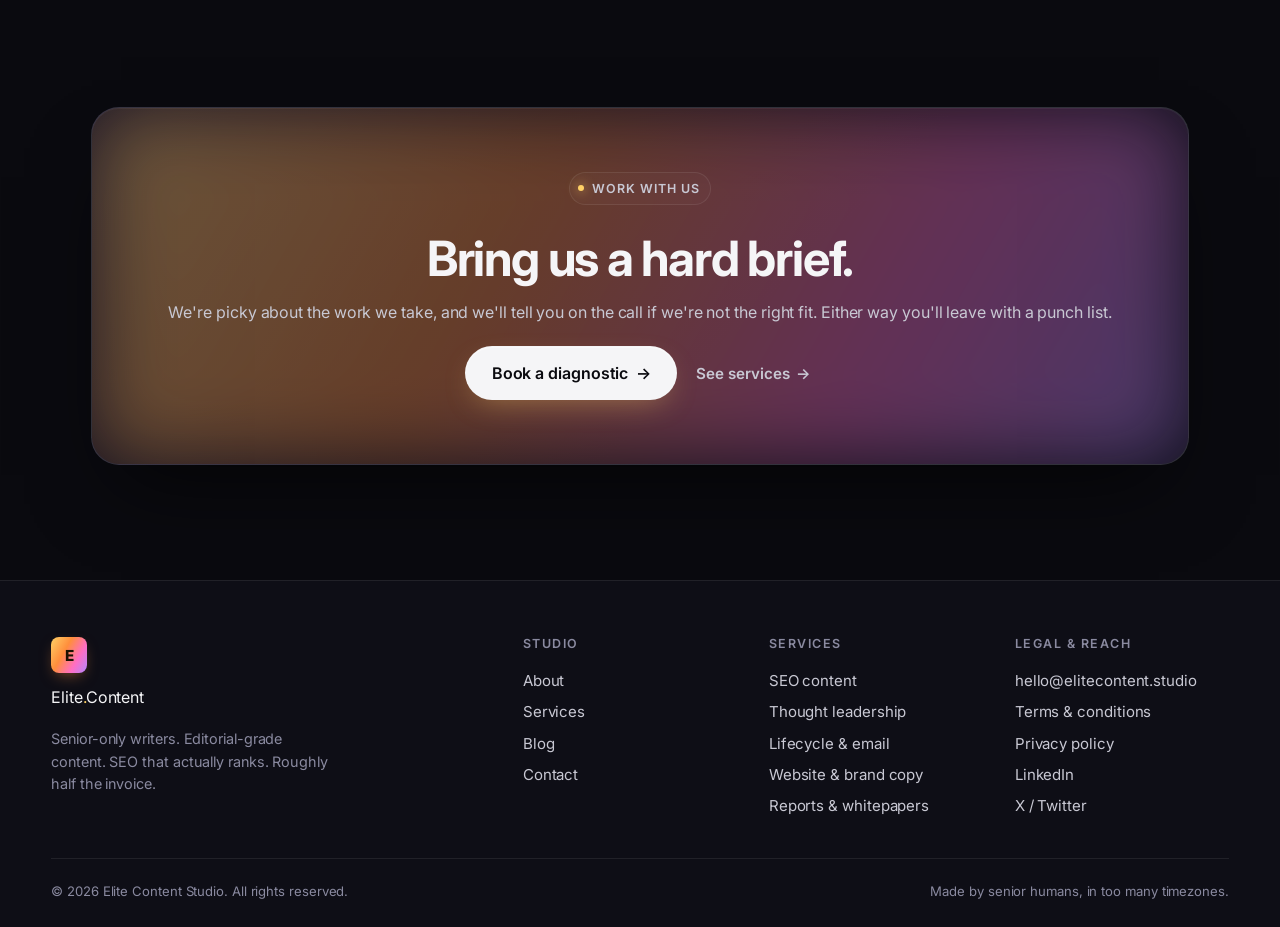
<file: about.html>
<!doctype html>
<html lang="en">
  <head>
    <meta charset="utf-8" />
    <meta name="viewport" content="width=device-width, initial-scale=1, viewport-fit=cover" />
    <meta name="theme-color" content="#0a0a0f" />
    <title>About — Elite Content Writing Services</title>
    <meta
      name="description"
      content="A senior-only content studio that replaced the agency model for half the price. Meet the team and the principles behind the work."
    />
    <link rel="preconnect" href="https://fonts.googleapis.com" />
    <link rel="preconnect" href="https://fonts.gstatic.com" crossorigin />
    <link
      href="https://fonts.googleapis.com/css2?family=Instrument+Serif:ital@0;1&family=Inter:wght@300;400;500;600;700;800&display=swap"
      rel="stylesheet"
    />
    <link rel="stylesheet" href="styles.css" />
    <link rel="manifest" href="/manifest.webmanifest" />
    <link rel="icon" type="image/svg+xml" href="/icons/icon.svg" />
    <link rel="icon" type="image/png" sizes="64x64" href="/icons/favicon-64.png" />
    <link rel="apple-touch-icon" href="/icons/icon-192.png" />
    <meta name="application-name" content="Elite Content" />
    <meta name="apple-mobile-web-app-title" content="Elite Content" />
    <meta name="apple-mobile-web-app-capable" content="yes" />
    <meta name="apple-mobile-web-app-status-bar-style" content="black-translucent" />
    <meta name="mobile-web-app-capable" content="yes" />
  </head>
  <body>
    <div class="grain" aria-hidden="true"></div>
    <div class="glow glow--a" aria-hidden="true"></div>
    <div class="glow glow--b" aria-hidden="true"></div>

    <header class="nav">
      <a href="/" class="brand" aria-label="Elite Content Writing home">
        <span class="brand-mark">E</span>
        <span class="brand-text">Elite<span class="brand-dot">.</span>Content</span>
      </a>
      <nav class="nav-links" aria-label="Primary">
        <a href="/about.html" aria-current="page">About</a>
        <a href="/services.html">Services</a>
        <a href="/blog.html">Blog</a>
        <a href="/contact.html">Contact</a>
      </nav>
      <div class="nav-cta">
        <a href="/contact.html" class="btn btn-primary">Book a call <span aria-hidden="true">→</span></a>
      </div>
      <button class="nav-toggle" aria-label="Open menu" aria-expanded="false">
        <span></span><span></span><span></span>
      </button>
    </header>

    <main>
      <section class="page-head">
        <span class="kicker">About the studio</span>
        <h1>We rebuilt the agency. Senior <span class="serif italic">only</span>, and half the invoice.</h1>
        <p class="lede">
          Elite Content is a small studio of senior writers, editors, and SEO strategists who got
          tired of watching the agency model bill clients for org charts instead of work.
        </p>
      </section>

      <section class="value">
        <div class="about-story">
          <div class="reveal">
            <span class="kicker">Our story</span>
            <h2>Founded in a Slack DM about a $40k retainer.</h2>
            <p>
              In 2022, three of us — a senior editor, an SEO lead, and a founder ghostwriter — were
              all freelancing for the same fintech. They were paying a name-brand agency $40,000 a
              month for content that we were quietly rewriting on the side.
            </p>
            <p>
              The math was absurd. We started Elite Content to fix it. Same caliber of writing.
              Senior brains on every brief. None of the seven-person account teams or quarterly
              strategy theatre.
            </p>
            <p>
              Three years later we work with a small bench of clients across B2B SaaS, fintech,
              cybersecurity, and health. We turn down more work than we take. We bill, on average,
              about half what comparable agencies bill — and our clients see better results.
            </p>
          </div>
          <div class="reveal">
            <article class="proof-card" style="position: relative; width: 100%; max-width: none;">
              <div class="proof-head">
                <div class="proof-avatar">D</div>
                <div>
                  <div class="proof-name">Daniel R. — VP Marketing</div>
                  <div class="proof-co">Vertical SaaS, Series C</div>
                </div>
              </div>
              <p>
                "We cut our content spend by 47% and our pipeline from organic <em>doubled</em>. I
                still don't fully understand how that math worked, but I have the dashboards."
              </p>
              <div class="proof-foot">
                <span class="rating">★★★★★</span>
                <span class="verified">Verified client</span>
              </div>
            </article>
            <ul class="hero-stats" style="margin-top: 28px; grid-template-columns: 1fr 1fr;">
              <li><strong>2022</strong><span>Studio founded</span></li>
              <li><strong>84</strong><span>Clients served</span></li>
              <li><strong>~52%</strong><span>Less than agencies</span></li>
              <li><strong>11</strong><span>Senior writers on bench</span></li>
            </ul>
          </div>
        </div>
      </section>

      <section class="value">
        <div class="section-head center">
          <span class="kicker">What we believe</span>
          <h2>Six principles. They're on the wall, and in every brief.</h2>
        </div>

        <div class="principles">
          <article class="principle reveal">
            <div class="principle-num">i.</div>
            <h3>Senior writers, every time.</h3>
            <p>
              No junior bench, no "AI-assisted" filler. If our name is on the studio wall, our brain
              is on your brief.
            </p>
          </article>
          <article class="principle reveal">
            <div class="principle-num">ii.</div>
            <h3>Strategy is not a deck.</h3>
            <p>
              It's a one-page map of what to write, why, and how it'll perform. We send the map
              with the work, not before it.
            </p>
          </article>
          <article class="principle reveal">
            <div class="principle-num">iii.</div>
            <h3>Editorial taste compounds.</h3>
            <p>
              Sentence rhythm, structure, and the line where the reader decides to keep scrolling.
              We sweat the parts most agencies skip.
            </p>
          </article>
          <article class="principle reveal">
            <div class="principle-num">iv.</div>
            <h3>Bill the work, not the org chart.</h3>
            <p>
              No account managers. No layers between you and your writer. The writer hits send. The
              writer gets the reply.
            </p>
          </article>
          <article class="principle reveal">
            <div class="principle-num">v.</div>
            <h3>Earn the next month.</h3>
            <p>
              Month-to-month, always. If a quarter goes by and we haven't moved a number, you
              shouldn't be locked in.
            </p>
          </article>
          <article class="principle reveal">
            <div class="principle-num">vi.</div>
            <h3>Say the thing.</h3>
            <p>
              We won't write hedged, opinion-free filler that could've been pulled from any of your
              competitors. If we believe it, we write it.
            </p>
          </article>
        </div>
      </section>

      <section class="value">
        <div class="section-head">
          <span class="kicker">The team</span>
          <h2>Small bench. Senior brains. Real names on the work.</h2>
        </div>

        <div class="team-grid">
          <article class="member reveal">
            <div class="member-avatar">EK</div>
            <h3>Elena Kim</h3>
            <div class="member-role">Founding editor</div>
            <p class="member-bio">
              13 years editing for B2B SaaS and fintech. Previously editorial lead at two
              category-defining brands.
            </p>
          </article>
          <article class="member reveal">
            <div class="member-avatar">MA</div>
            <h3>Marcus Adeyemi</h3>
            <div class="member-role">SEO &amp; strategy lead</div>
            <p class="member-bio">
              Built and scaled organic from <code>0</code> to <code>1M+</code> sessions/mo at three
              different startups. Lives inside SERPs.
            </p>
          </article>
          <article class="member reveal">
            <div class="member-avatar">SR</div>
            <h3>Sara Reinhart</h3>
            <div class="member-role">Senior writer · founder POV</div>
            <p class="member-bio">
              Ghostwrites for founders at Series B–D startups. Two of her clients have New York
              Times op-eds you've read.
            </p>
          </article>
          <article class="member reveal">
            <div class="member-avatar">JT</div>
            <h3>Jonas Takeda</h3>
            <div class="member-role">Lifecycle &amp; CRM lead</div>
            <p class="member-bio">
              Wrote the lifecycle programs at two unicorns. Specializes in onboarding sequences
              that actually move activation.
            </p>
          </article>
          <article class="member reveal">
            <div class="member-avatar">PN</div>
            <h3>Priya Nair</h3>
            <div class="member-role">Senior writer · cybersecurity</div>
            <p class="member-bio">
              Former security analyst. Translates deep technical work into prose CISOs forward.
            </p>
          </article>
          <article class="member reveal">
            <div class="member-avatar">CM</div>
            <h3>Cal Martinez</h3>
            <div class="member-role">Researcher &amp; data storyteller</div>
            <p class="member-bio">
              Designs original-research reports. Survey methodology, interview chops, and a quiet
              love of bar charts.
            </p>
          </article>
          <article class="member reveal">
            <div class="member-avatar">HB</div>
            <h3>Harper Bell</h3>
            <div class="member-role">Senior writer · brand &amp; web</div>
            <p class="member-bio">
              Reformed in-house copywriter. Has shipped enough "Why us" pages to know exactly where
              the reader bounces.
            </p>
          </article>
          <article class="member reveal">
            <div class="member-avatar">+</div>
            <h3>The bench</h3>
            <div class="member-role">Four more, in four timezones</div>
            <p class="member-bio">
              We staff each project with the senior writer whose category fits — never the next one
              available.
            </p>
          </article>
        </div>
      </section>

      <section class="cta">
        <div class="cta-card cta-card--simple reveal">
          <div class="cta-copy">
            <span class="kicker">Work with us</span>
            <h2>Bring us a hard brief.</h2>
            <p>
              We're picky about the work we take, and we'll tell you on the call if we're not the
              right fit. Either way you'll leave with a punch list.
            </p>
            <div class="hero-cta">
              <a href="/contact.html" class="btn btn-primary btn-lg">Book a diagnostic <span aria-hidden="true">→</span></a>
              <a href="/services.html" class="btn btn-link">See services</a>
            </div>
          </div>
        </div>
      </section>
    </main>

    <footer class="foot">
      <div class="foot-top">
        <div class="foot-brand">
          <span class="brand-mark">E</span>
          <span class="brand-text">Elite<span class="brand-dot">.</span>Content</span>
          <p>
            Senior-only writers. Editorial-grade content. SEO that actually ranks. Roughly half the
            invoice.
          </p>
        </div>
        <div class="foot-cols">
          <div>
            <h4>Studio</h4>
            <a href="/about.html">About</a>
            <a href="/services.html">Services</a>
            <a href="/blog.html">Blog</a>
            <a href="/contact.html">Contact</a>
          </div>
          <div>
            <h4>Services</h4>
            <a href="/services.html#seo">SEO content</a>
            <a href="/services.html#thought-leadership">Thought leadership</a>
            <a href="/services.html#lifecycle">Lifecycle &amp; email</a>
            <a href="/services.html#brand">Website &amp; brand copy</a>
            <a href="/services.html#editorial">Reports &amp; whitepapers</a>
          </div>
          <div>
            <h4>Legal &amp; reach</h4>
            <a href="mailto:hello@elitecontent.studio">hello@elitecontent.studio</a>
            <a href="/terms.html">Terms &amp; conditions</a>
            <a href="/privacy.html">Privacy policy</a>
            <a href="#">LinkedIn</a>
            <a href="#">X / Twitter</a>
          </div>
        </div>
      </div>
      <div class="foot-bot">
        <span>© <span id="year"></span> Elite Content Studio. All rights reserved.</span>
        <span>Made by senior humans, in too many timezones.</span>
      </div>
    </footer>

    <script src="script.js"></script>
  </body>
</html>
</file>
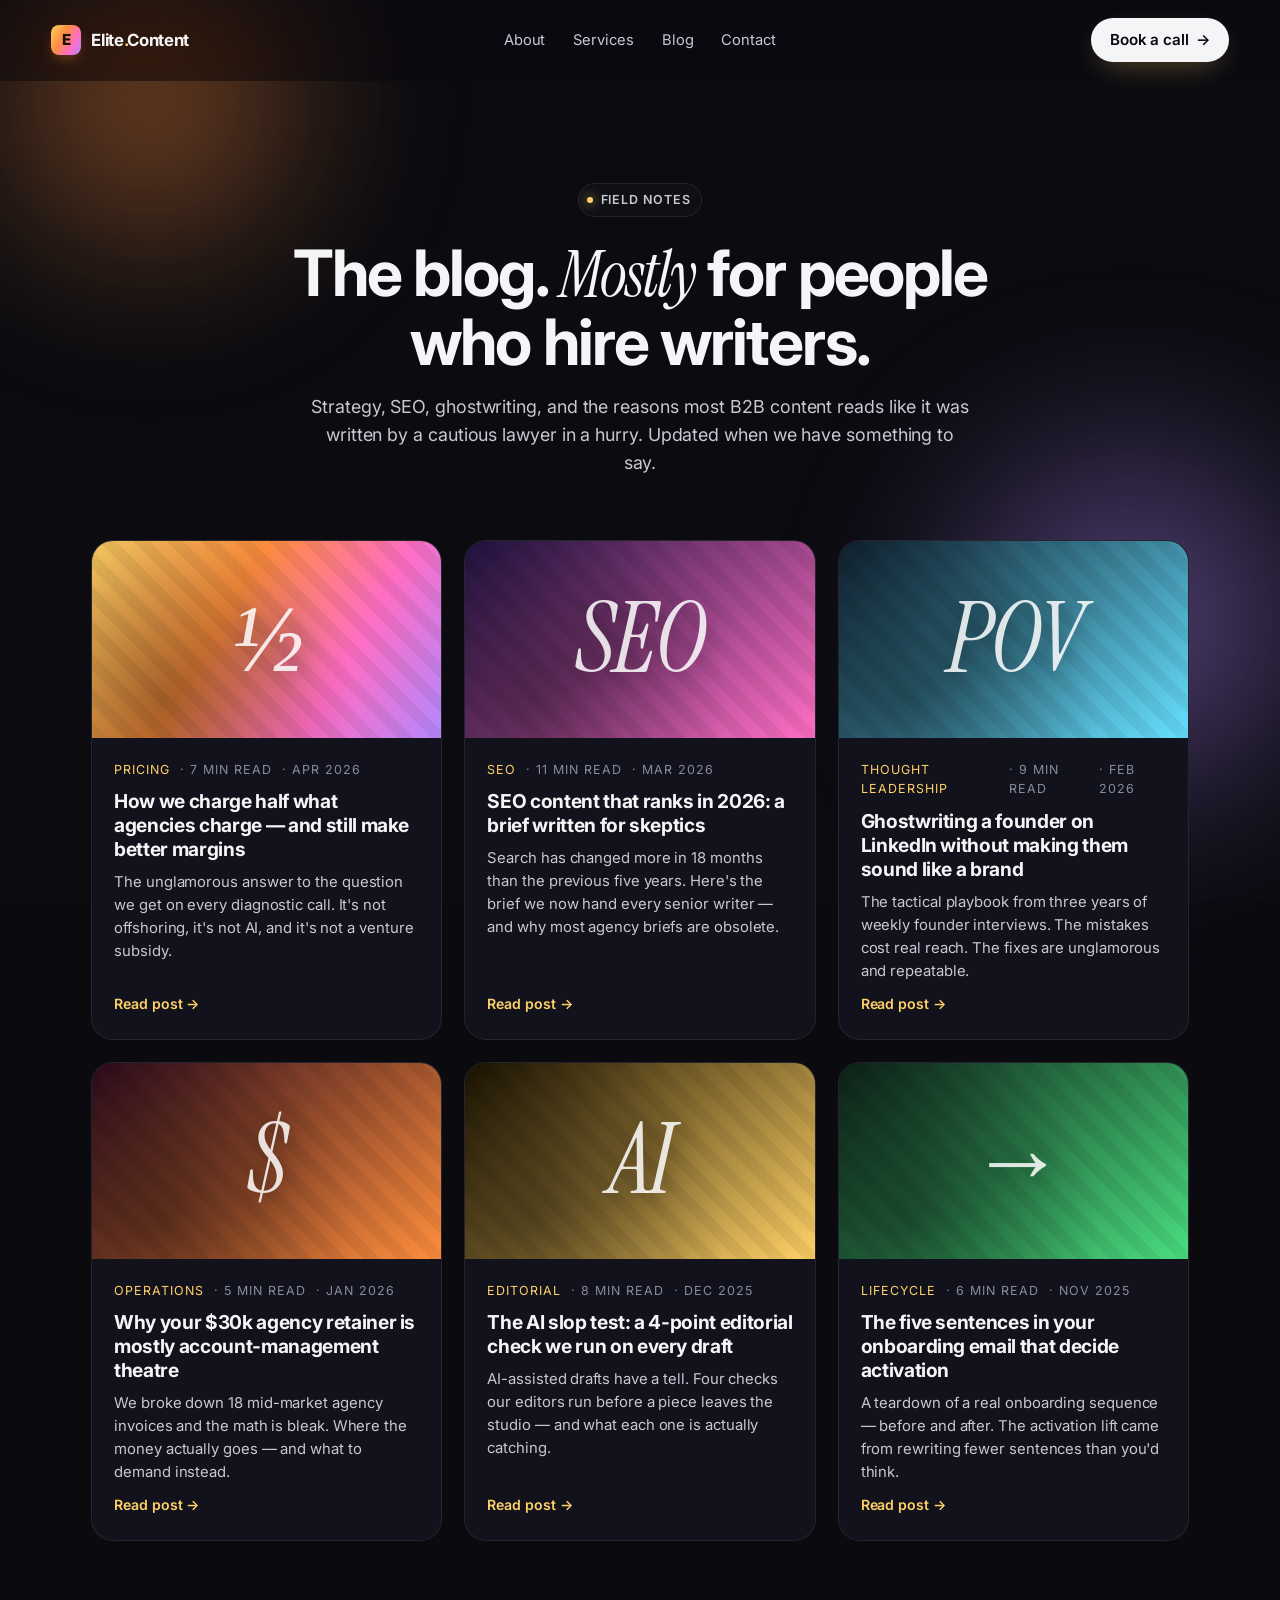
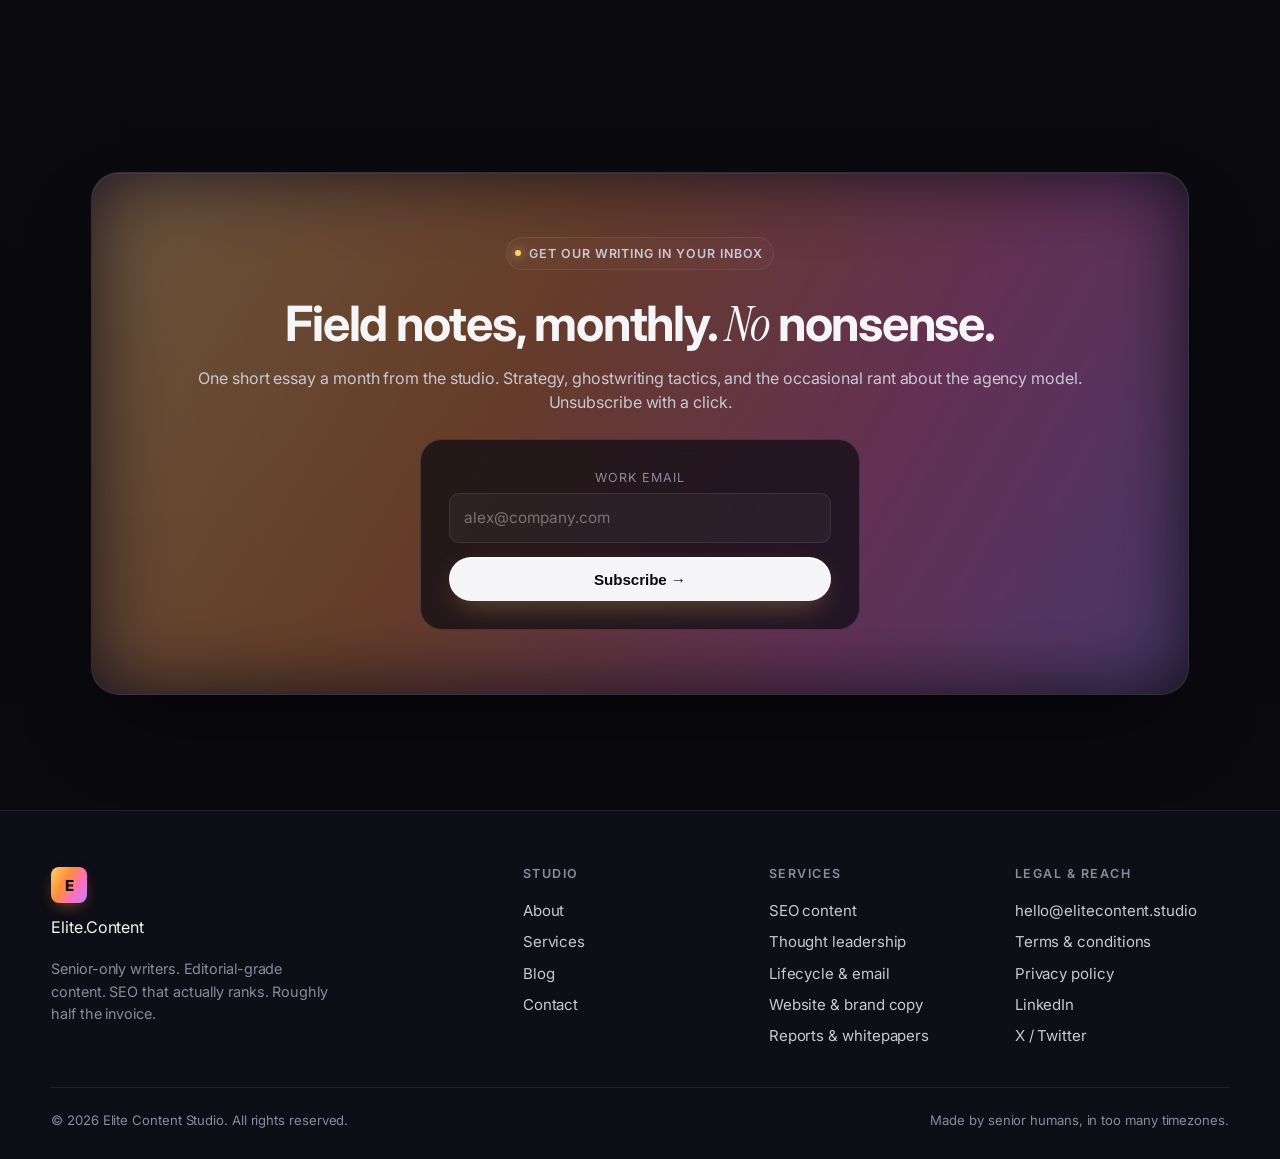
<file: blog.html>
<!doctype html>
<html lang="en">
  <head>
    <meta charset="utf-8" />
    <meta name="viewport" content="width=device-width, initial-scale=1, viewport-fit=cover" />
    <meta name="theme-color" content="#0a0a0f" />
    <title>Blog — Elite Content Writing Services</title>
    <meta
      name="description"
      content="Field notes on content strategy, SEO, founder ghostwriting, and what makes great B2B writing actually work."
    />
    <link rel="preconnect" href="https://fonts.googleapis.com" />
    <link rel="preconnect" href="https://fonts.gstatic.com" crossorigin />
    <link
      href="https://fonts.googleapis.com/css2?family=Instrument+Serif:ital@0;1&family=Inter:wght@300;400;500;600;700;800&display=swap"
      rel="stylesheet"
    />
    <link rel="stylesheet" href="styles.css" />
    <link rel="manifest" href="/manifest.webmanifest" />
    <link rel="icon" type="image/svg+xml" href="/icons/icon.svg" />
    <link rel="icon" type="image/png" sizes="64x64" href="/icons/favicon-64.png" />
    <link rel="apple-touch-icon" href="/icons/icon-192.png" />
    <meta name="application-name" content="Elite Content" />
    <meta name="apple-mobile-web-app-title" content="Elite Content" />
    <meta name="apple-mobile-web-app-capable" content="yes" />
    <meta name="apple-mobile-web-app-status-bar-style" content="black-translucent" />
    <meta name="mobile-web-app-capable" content="yes" />
  </head>
  <body>
    <div class="grain" aria-hidden="true"></div>
    <div class="glow glow--a" aria-hidden="true"></div>
    <div class="glow glow--b" aria-hidden="true"></div>

    <header class="nav">
      <a href="/" class="brand" aria-label="Elite Content Writing home">
        <span class="brand-mark">E</span>
        <span class="brand-text">Elite<span class="brand-dot">.</span>Content</span>
      </a>
      <nav class="nav-links" aria-label="Primary">
        <a href="/about.html">About</a>
        <a href="/services.html">Services</a>
        <a href="/blog.html" aria-current="page">Blog</a>
        <a href="/contact.html">Contact</a>
      </nav>
      <div class="nav-cta">
        <a href="/contact.html" class="btn btn-primary">Book a call <span aria-hidden="true">→</span></a>
      </div>
      <button class="nav-toggle" aria-label="Open menu" aria-expanded="false">
        <span></span><span></span><span></span>
      </button>
    </header>

    <main>
      <section class="page-head">
        <span class="kicker">Field notes</span>
        <h1>The blog. <span class="serif italic">Mostly</span> for people who hire writers.</h1>
        <p class="lede">
          Strategy, SEO, ghostwriting, and the reasons most B2B content reads like it was written by
          a cautious lawyer in a hurry. Updated when we have something to say.
        </p>
      </section>

      <section class="value" style="padding-top: 0;">
        <div class="blog-grid">
          <a href="/blog/half-the-price-twice-the-output.html" class="post-card reveal">
            <div class="post-cover">
              <div class="cover-glyph">½</div>
            </div>
            <div class="post-body">
              <div class="post-meta">
                <span class="post-tag">Pricing</span>
                <span>· 7 min read</span>
                <span>· Apr 2026</span>
              </div>
              <h3>How we charge half what agencies charge — and still make better margins</h3>
              <p>
                The unglamorous answer to the question we get on every diagnostic call. It's not
                offshoring, it's not AI, and it's not a venture subsidy.
              </p>
              <span class="post-readmore">Read post →</span>
            </div>
          </a>

          <a href="/blog/seo-content-that-ranks-in-2026.html" class="post-card reveal">
            <div class="post-cover cover--b">
              <div class="cover-glyph">SEO</div>
            </div>
            <div class="post-body">
              <div class="post-meta">
                <span class="post-tag">SEO</span>
                <span>· 11 min read</span>
                <span>· Mar 2026</span>
              </div>
              <h3>SEO content that ranks in 2026: a brief written for skeptics</h3>
              <p>
                Search has changed more in 18 months than the previous five years. Here's the brief
                we now hand every senior writer — and why most agency briefs are obsolete.
              </p>
              <span class="post-readmore">Read post →</span>
            </div>
          </a>

          <a href="/blog/ghostwriting-founders-on-linkedin.html" class="post-card reveal">
            <div class="post-cover cover--c">
              <div class="cover-glyph">POV</div>
            </div>
            <div class="post-body">
              <div class="post-meta">
                <span class="post-tag">Thought leadership</span>
                <span>· 9 min read</span>
                <span>· Feb 2026</span>
              </div>
              <h3>Ghostwriting a founder on LinkedIn without making them sound like a brand</h3>
              <p>
                The tactical playbook from three years of weekly founder interviews. The mistakes
                cost real reach. The fixes are unglamorous and repeatable.
              </p>
              <span class="post-readmore">Read post →</span>
            </div>
          </a>

          <a href="/blog/half-the-price-twice-the-output.html" class="post-card reveal">
            <div class="post-cover cover--d">
              <div class="cover-glyph">$</div>
            </div>
            <div class="post-body">
              <div class="post-meta">
                <span class="post-tag">Operations</span>
                <span>· 5 min read</span>
                <span>· Jan 2026</span>
              </div>
              <h3>Why your $30k agency retainer is mostly account-management theatre</h3>
              <p>
                We broke down 18 mid-market agency invoices and the math is bleak. Where the money
                actually goes — and what to demand instead.
              </p>
              <span class="post-readmore">Read post →</span>
            </div>
          </a>

          <a href="/blog/seo-content-that-ranks-in-2026.html" class="post-card reveal">
            <div class="post-cover cover--e">
              <div class="cover-glyph">AI</div>
            </div>
            <div class="post-body">
              <div class="post-meta">
                <span class="post-tag">Editorial</span>
                <span>· 8 min read</span>
                <span>· Dec 2025</span>
              </div>
              <h3>The AI slop test: a 4-point editorial check we run on every draft</h3>
              <p>
                AI-assisted drafts have a tell. Four checks our editors run before a piece leaves
                the studio — and what each one is actually catching.
              </p>
              <span class="post-readmore">Read post →</span>
            </div>
          </a>

          <a href="/blog/ghostwriting-founders-on-linkedin.html" class="post-card reveal">
            <div class="post-cover cover--f">
              <div class="cover-glyph">→</div>
            </div>
            <div class="post-body">
              <div class="post-meta">
                <span class="post-tag">Lifecycle</span>
                <span>· 6 min read</span>
                <span>· Nov 2025</span>
              </div>
              <h3>The five sentences in your onboarding email that decide activation</h3>
              <p>
                A teardown of a real onboarding sequence — before and after. The activation lift
                came from rewriting fewer sentences than you'd think.
              </p>
              <span class="post-readmore">Read post →</span>
            </div>
          </a>
        </div>
      </section>

      <section class="cta">
        <div class="cta-card cta-card--simple reveal">
          <div class="cta-copy">
            <span class="kicker">Get our writing in your inbox</span>
            <h2>Field notes, monthly. <span class="serif italic">No</span> nonsense.</h2>
            <p>
              One short essay a month from the studio. Strategy, ghostwriting tactics, and the
              occasional rant about the agency model. Unsubscribe with a click.
            </p>
            <form class="cta-form" style="max-width: 440px; margin: 24px auto 0;" onsubmit="event.preventDefault(); this.classList.add('sent');">
              <label>
                <span>Work email</span>
                <input type="email" name="email" required placeholder="alex@company.com" />
              </label>
              <button type="submit" class="btn btn-primary btn-block">
                <span class="btn-default">Subscribe →</span>
                <span class="btn-sent">Subscribed ✓</span>
              </button>
            </form>
          </div>
        </div>
      </section>
    </main>

    <footer class="foot">
      <div class="foot-top">
        <div class="foot-brand">
          <span class="brand-mark">E</span>
          <span class="brand-text">Elite<span class="brand-dot">.</span>Content</span>
          <p>
            Senior-only writers. Editorial-grade content. SEO that actually ranks. Roughly half the
            invoice.
          </p>
        </div>
        <div class="foot-cols">
          <div>
            <h4>Studio</h4>
            <a href="/about.html">About</a>
            <a href="/services.html">Services</a>
            <a href="/blog.html">Blog</a>
            <a href="/contact.html">Contact</a>
          </div>
          <div>
            <h4>Services</h4>
            <a href="/services.html#seo">SEO content</a>
            <a href="/services.html#thought-leadership">Thought leadership</a>
            <a href="/services.html#lifecycle">Lifecycle &amp; email</a>
            <a href="/services.html#brand">Website &amp; brand copy</a>
            <a href="/services.html#editorial">Reports &amp; whitepapers</a>
          </div>
          <div>
            <h4>Legal &amp; reach</h4>
            <a href="mailto:hello@elitecontent.studio">hello@elitecontent.studio</a>
            <a href="/terms.html">Terms &amp; conditions</a>
            <a href="/privacy.html">Privacy policy</a>
            <a href="#">LinkedIn</a>
            <a href="#">X / Twitter</a>
          </div>
        </div>
      </div>
      <div class="foot-bot">
        <span>© <span id="year"></span> Elite Content Studio. All rights reserved.</span>
        <span>Made by senior humans, in too many timezones.</span>
      </div>
    </footer>

    <script src="script.js"></script>
  </body>
</html>
</file>
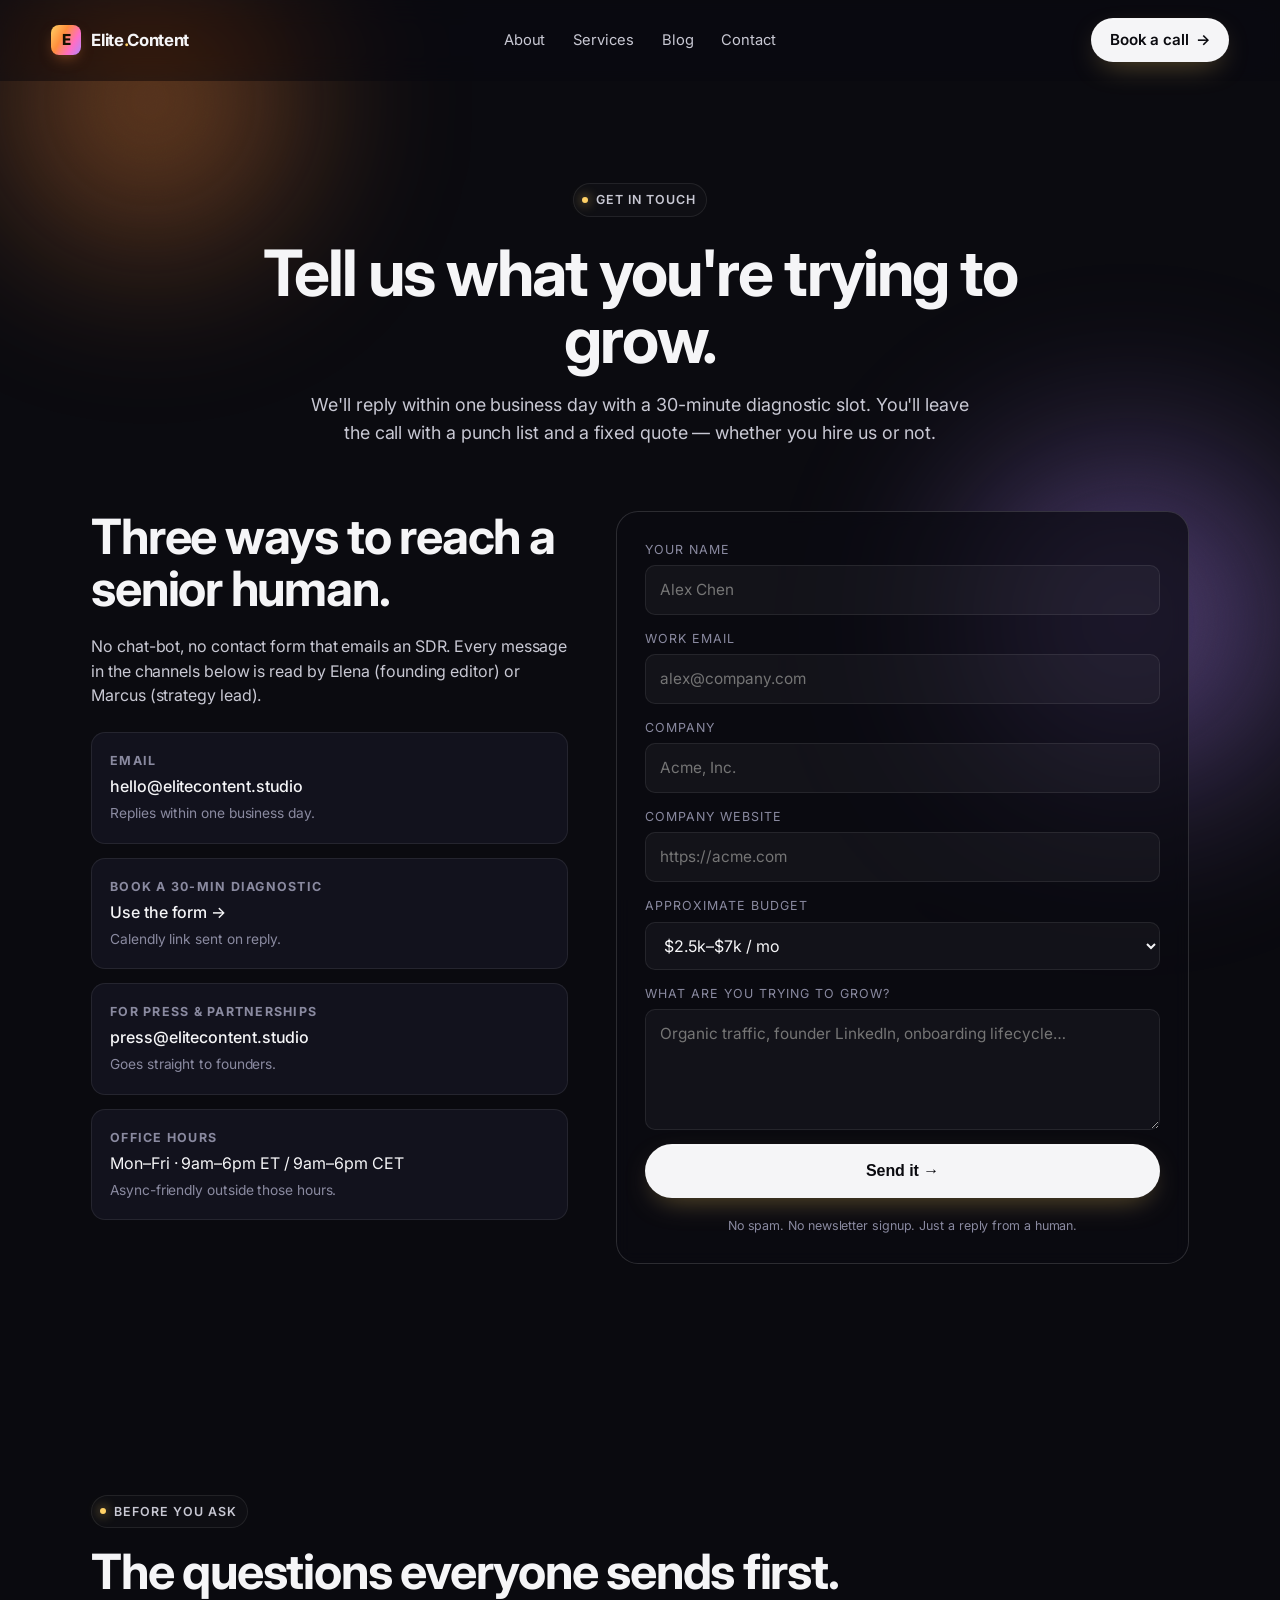
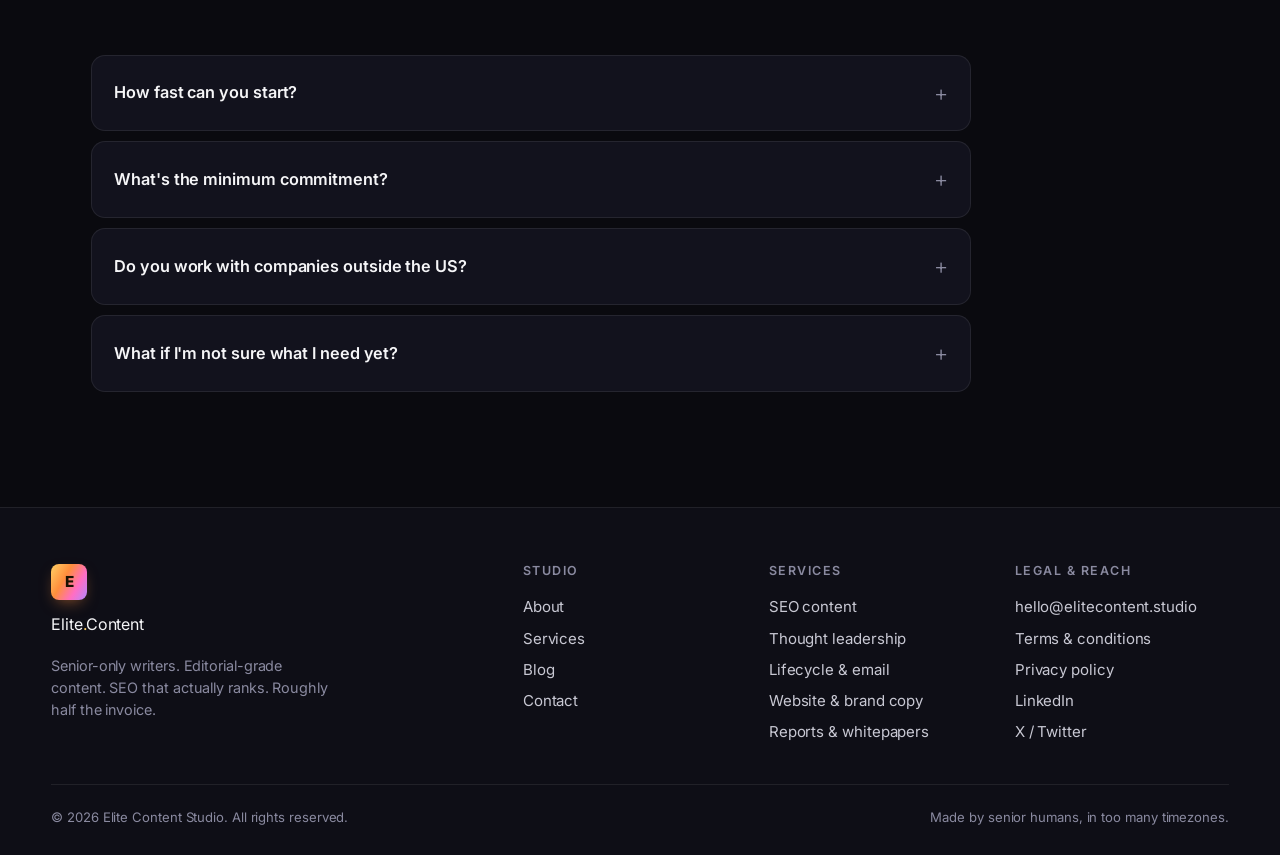
<file: contact.html>
<!doctype html>
<html lang="en">
  <head>
    <meta charset="utf-8" />
    <meta name="viewport" content="width=device-width, initial-scale=1, viewport-fit=cover" />
    <meta name="theme-color" content="#0a0a0f" />
    <title>Contact — Elite Content Writing Services</title>
    <meta
      name="description"
      content="Book a 30-minute diagnostic call. We'll send a punch list and a fixed quote within 48 hours."
    />
    <link rel="preconnect" href="https://fonts.googleapis.com" />
    <link rel="preconnect" href="https://fonts.gstatic.com" crossorigin />
    <link
      href="https://fonts.googleapis.com/css2?family=Instrument+Serif:ital@0;1&family=Inter:wght@300;400;500;600;700;800&display=swap"
      rel="stylesheet"
    />
    <link rel="stylesheet" href="styles.css" />
    <link rel="manifest" href="/manifest.webmanifest" />
    <link rel="icon" type="image/svg+xml" href="/icons/icon.svg" />
    <link rel="icon" type="image/png" sizes="64x64" href="/icons/favicon-64.png" />
    <link rel="apple-touch-icon" href="/icons/icon-192.png" />
    <meta name="application-name" content="Elite Content" />
    <meta name="apple-mobile-web-app-title" content="Elite Content" />
    <meta name="apple-mobile-web-app-capable" content="yes" />
    <meta name="apple-mobile-web-app-status-bar-style" content="black-translucent" />
    <meta name="mobile-web-app-capable" content="yes" />
  </head>
  <body>
    <div class="grain" aria-hidden="true"></div>
    <div class="glow glow--a" aria-hidden="true"></div>
    <div class="glow glow--b" aria-hidden="true"></div>

    <header class="nav">
      <a href="/" class="brand" aria-label="Elite Content Writing home">
        <span class="brand-mark">E</span>
        <span class="brand-text">Elite<span class="brand-dot">.</span>Content</span>
      </a>
      <nav class="nav-links" aria-label="Primary">
        <a href="/about.html">About</a>
        <a href="/services.html">Services</a>
        <a href="/blog.html">Blog</a>
        <a href="/contact.html" aria-current="page">Contact</a>
      </nav>
      <div class="nav-cta">
        <a href="/contact.html" class="btn btn-primary">Book a call <span aria-hidden="true">→</span></a>
      </div>
      <button class="nav-toggle" aria-label="Open menu" aria-expanded="false">
        <span></span><span></span><span></span>
      </button>
    </header>

    <main>
      <section class="page-head">
        <span class="kicker">Get in touch</span>
        <h1>Tell us what you're trying to grow.</h1>
        <p class="lede">
          We'll reply within one business day with a 30-minute diagnostic slot. You'll leave the
          call with a punch list and a fixed quote — whether you hire us or not.
        </p>
      </section>

      <section class="value" style="padding-top: 0;">
        <div class="contact-grid">
          <div class="contact-info reveal">
            <h2>Three ways to reach a senior human.</h2>
            <p>
              No chat-bot, no contact form that emails an SDR. Every message in the channels below
              is read by Elena (founding editor) or Marcus (strategy lead).
            </p>
            <ul class="contact-channels">
              <li>
                <strong>Email</strong>
                <a href="mailto:hello@elitecontent.studio">hello@elitecontent.studio</a>
                <span style="color: var(--muted); font-size: 0.86rem;">Replies within one business day.</span>
              </li>
              <li>
                <strong>Book a 30-min diagnostic</strong>
                <a href="#form">Use the form →</a>
                <span style="color: var(--muted); font-size: 0.86rem;">Calendly link sent on reply.</span>
              </li>
              <li>
                <strong>For press &amp; partnerships</strong>
                <a href="mailto:press@elitecontent.studio">press@elitecontent.studio</a>
                <span style="color: var(--muted); font-size: 0.86rem;">Goes straight to founders.</span>
              </li>
              <li>
                <strong>Office hours</strong>
                <span style="color: var(--ink);">Mon–Fri · 9am–6pm ET / 9am–6pm CET</span>
                <span style="color: var(--muted); font-size: 0.86rem;">Async-friendly outside those hours.</span>
              </li>
            </ul>
          </div>

          <form id="form" class="cta-form reveal" onsubmit="event.preventDefault(); this.classList.add('sent');">
            <label>
              <span>Your name</span>
              <input type="text" name="name" required autocomplete="name" placeholder="Alex Chen" />
            </label>
            <label>
              <span>Work email</span>
              <input
                type="email"
                name="email"
                required
                autocomplete="email"
                placeholder="alex@company.com"
              />
            </label>
            <label>
              <span>Company</span>
              <input type="text" name="company" autocomplete="organization" placeholder="Acme, Inc." />
            </label>
            <label>
              <span>Company website</span>
              <input type="url" name="website" placeholder="https://acme.com" />
            </label>
            <label>
              <span>Approximate budget</span>
              <select name="budget" style="width:100%; padding:12px 14px; background: rgba(255,255,255,0.04); border:1px solid var(--line); border-radius:var(--r-sm); color:var(--ink); font:inherit;">
                <option>Under $2.5k / mo</option>
                <option selected>$2.5k–$7k / mo</option>
                <option>$7k–$15k / mo</option>
                <option>$15k+ / mo</option>
                <option>One-off project</option>
              </select>
            </label>
            <label>
              <span>What are you trying to grow?</span>
              <textarea
                name="message"
                rows="4"
                placeholder="Organic traffic, founder LinkedIn, onboarding lifecycle…"
              ></textarea>
            </label>
            <button type="submit" class="btn btn-primary btn-block btn-lg">
              <span class="btn-default">Send it →</span>
              <span class="btn-sent">Thanks — we'll be in touch within 24h ✓</span>
            </button>
            <p class="form-foot">No spam. No newsletter signup. Just a reply from a human.</p>
          </form>
        </div>
      </section>

      <!-- Quick FAQ -->
      <section id="faq" class="faq">
        <div class="section-head">
          <span class="kicker">Before you ask</span>
          <h2>The questions everyone sends first.</h2>
        </div>
        <div class="faq-list">
          <details class="reveal">
            <summary>
              <span>How fast can you start?</span>
              <span class="chev" aria-hidden="true">+</span>
            </summary>
            <p>
              Diagnostic call within 48 hours of your message. Kickoff inside a week. First drafts
              in your hands within 10 business days of kickoff — often sooner.
            </p>
          </details>
          <details class="reveal">
            <summary>
              <span>What's the minimum commitment?</span>
              <span class="chev" aria-hidden="true">+</span>
            </summary>
            <p>
              Month-to-month, always. Pause or cancel any month. We earn the next month with the
              current one.
            </p>
          </details>
          <details class="reveal">
            <summary>
              <span>Do you work with companies outside the US?</span>
              <span class="chev" aria-hidden="true">+</span>
            </summary>
            <p>
              Yes. We have writers in four timezones and most clients in North America and Europe,
              plus a handful in APAC.
            </p>
          </details>
          <details class="reveal">
            <summary>
              <span>What if I'm not sure what I need yet?</span>
              <span class="chev" aria-hidden="true">+</span>
            </summary>
            <p>
              That's the point of the diagnostic call. We'll tell you what we'd prioritize — and
              what we'd leave alone — even if you don't hire us.
            </p>
          </details>
        </div>
      </section>
    </main>

    <footer class="foot">
      <div class="foot-top">
        <div class="foot-brand">
          <span class="brand-mark">E</span>
          <span class="brand-text">Elite<span class="brand-dot">.</span>Content</span>
          <p>
            Senior-only writers. Editorial-grade content. SEO that actually ranks. Roughly half the
            invoice.
          </p>
        </div>
        <div class="foot-cols">
          <div>
            <h4>Studio</h4>
            <a href="/about.html">About</a>
            <a href="/services.html">Services</a>
            <a href="/blog.html">Blog</a>
            <a href="/contact.html">Contact</a>
          </div>
          <div>
            <h4>Services</h4>
            <a href="/services.html#seo">SEO content</a>
            <a href="/services.html#thought-leadership">Thought leadership</a>
            <a href="/services.html#lifecycle">Lifecycle &amp; email</a>
            <a href="/services.html#brand">Website &amp; brand copy</a>
            <a href="/services.html#editorial">Reports &amp; whitepapers</a>
          </div>
          <div>
            <h4>Legal &amp; reach</h4>
            <a href="mailto:hello@elitecontent.studio">hello@elitecontent.studio</a>
            <a href="/terms.html">Terms &amp; conditions</a>
            <a href="/privacy.html">Privacy policy</a>
            <a href="#">LinkedIn</a>
            <a href="#">X / Twitter</a>
          </div>
        </div>
      </div>
      <div class="foot-bot">
        <span>© <span id="year"></span> Elite Content Studio. All rights reserved.</span>
        <span>Made by senior humans, in too many timezones.</span>
      </div>
    </footer>

    <script src="script.js"></script>
  </body>
</html>
</file>
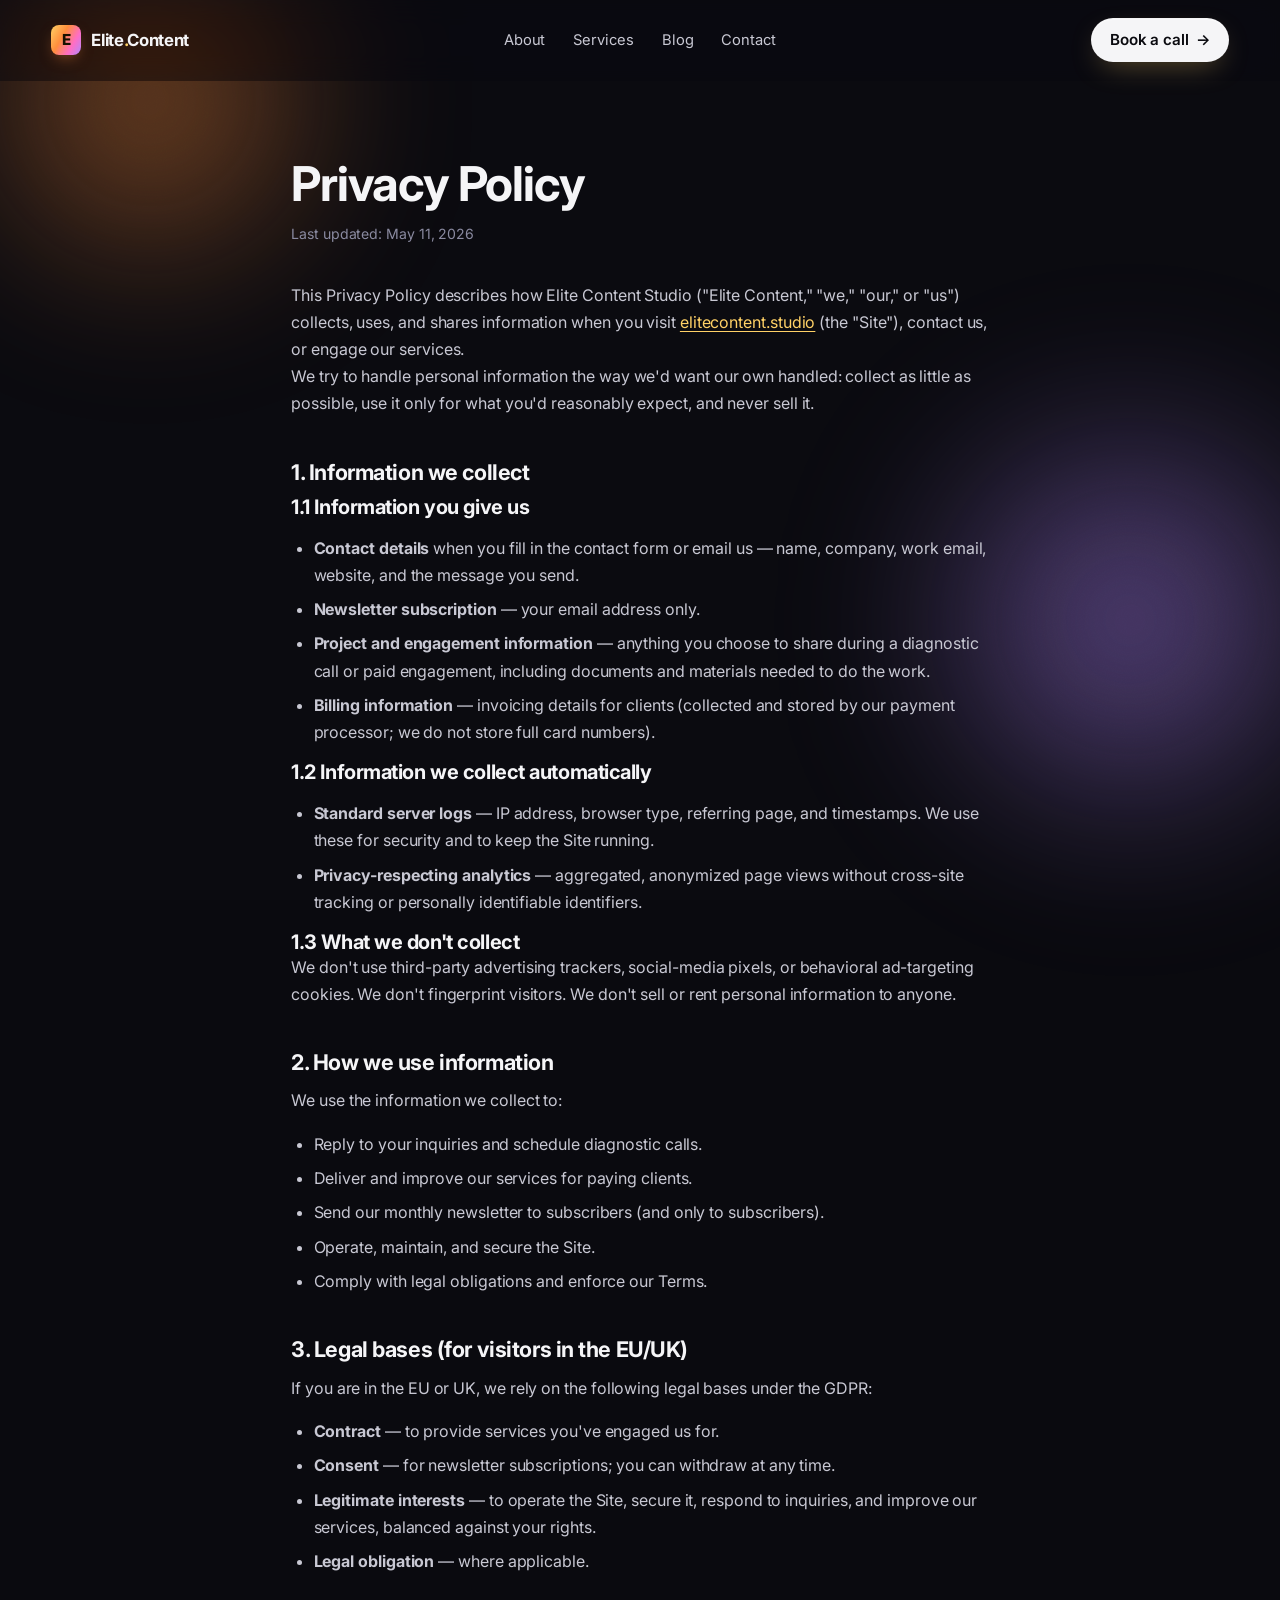
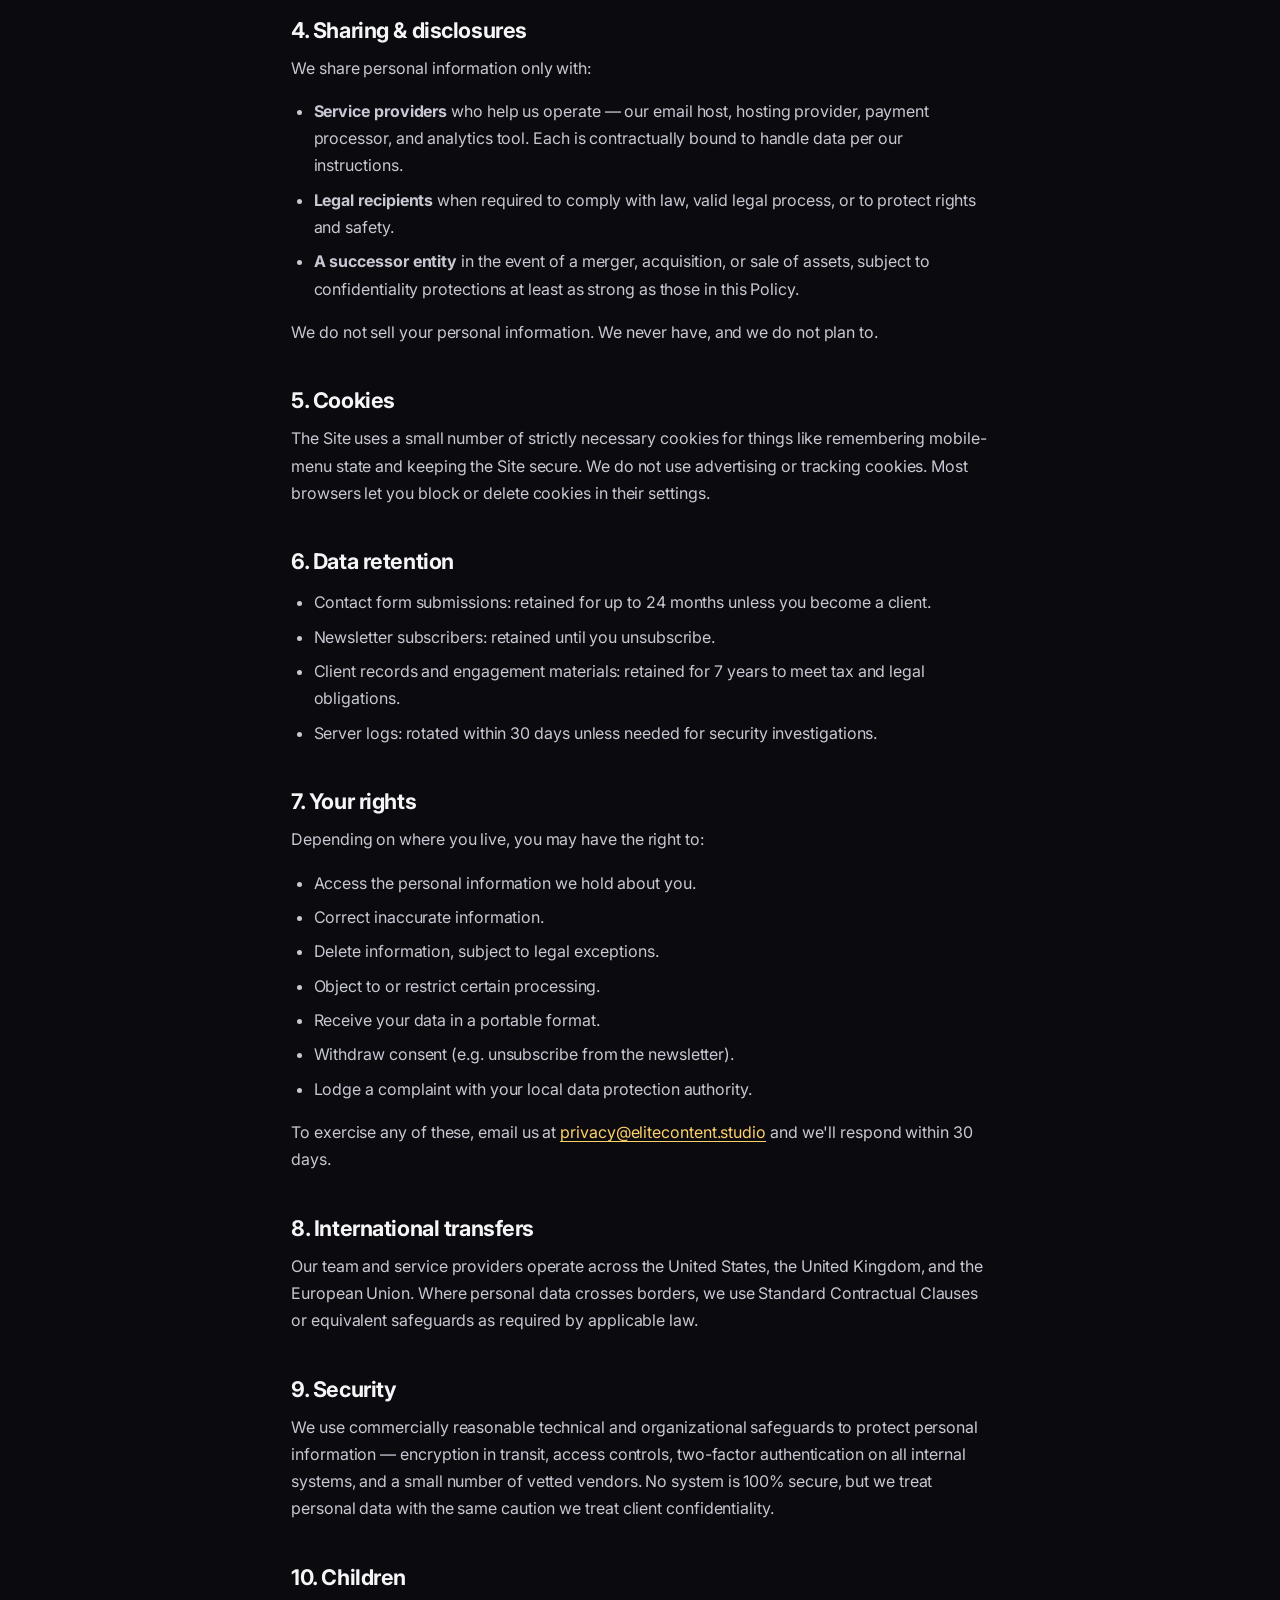
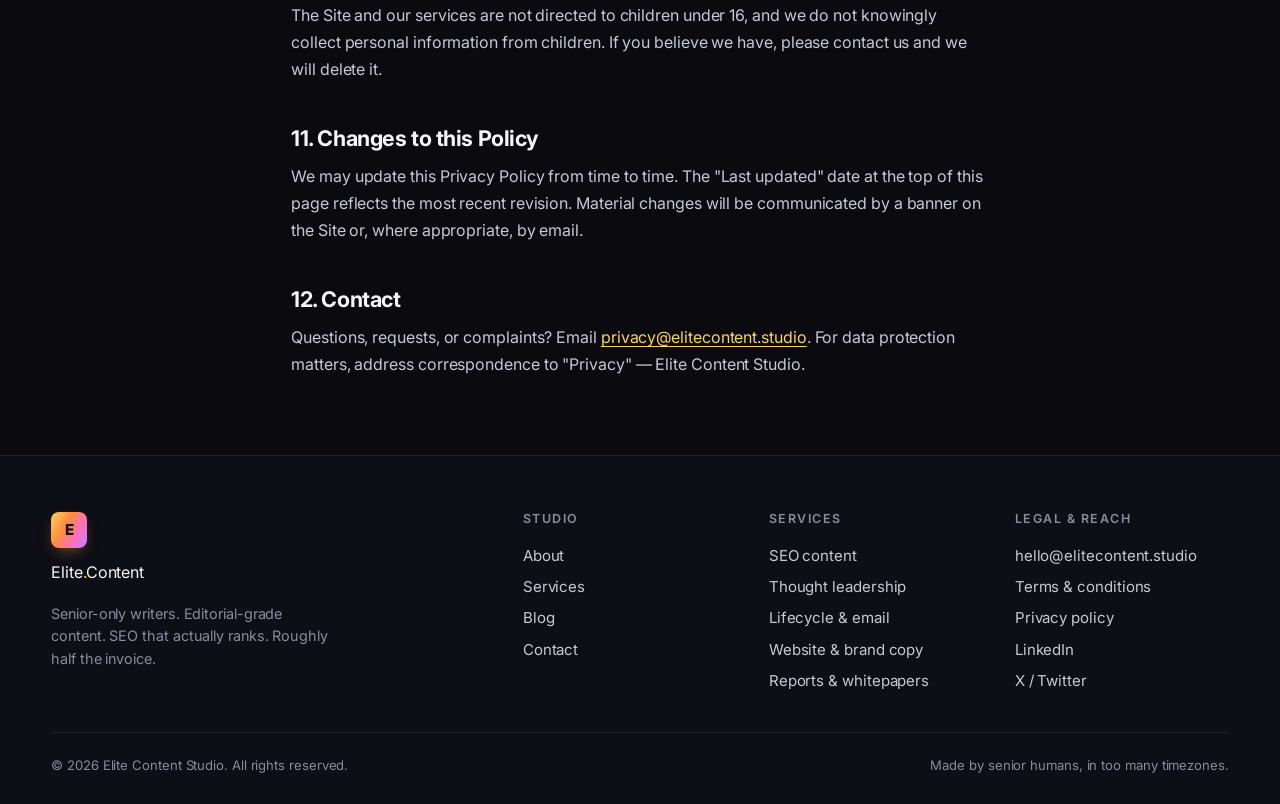
<file: privacy.html>
<!doctype html>
<html lang="en">
  <head>
    <meta charset="utf-8" />
    <meta name="viewport" content="width=device-width, initial-scale=1, viewport-fit=cover" />
    <meta name="theme-color" content="#0a0a0f" />
    <title>Privacy Policy — Elite Content Writing Services</title>
    <meta name="description" content="How Elite Content collects, uses, and protects your personal information." />
    <link rel="preconnect" href="https://fonts.googleapis.com" />
    <link rel="preconnect" href="https://fonts.gstatic.com" crossorigin />
    <link
      href="https://fonts.googleapis.com/css2?family=Instrument+Serif:ital@0;1&family=Inter:wght@300;400;500;600;700;800&display=swap"
      rel="stylesheet"
    />
    <link rel="stylesheet" href="styles.css" />
    <link rel="manifest" href="/manifest.webmanifest" />
    <link rel="icon" type="image/svg+xml" href="/icons/icon.svg" />
    <link rel="icon" type="image/png" sizes="64x64" href="/icons/favicon-64.png" />
    <link rel="apple-touch-icon" href="/icons/icon-192.png" />
    <meta name="application-name" content="Elite Content" />
    <meta name="apple-mobile-web-app-title" content="Elite Content" />
    <meta name="apple-mobile-web-app-capable" content="yes" />
    <meta name="apple-mobile-web-app-status-bar-style" content="black-translucent" />
    <meta name="mobile-web-app-capable" content="yes" />
  </head>
  <body>
    <div class="grain" aria-hidden="true"></div>
    <div class="glow glow--a" aria-hidden="true"></div>
    <div class="glow glow--b" aria-hidden="true"></div>

    <header class="nav">
      <a href="/" class="brand" aria-label="Elite Content Writing home">
        <span class="brand-mark">E</span>
        <span class="brand-text">Elite<span class="brand-dot">.</span>Content</span>
      </a>
      <nav class="nav-links" aria-label="Primary">
        <a href="/about.html">About</a>
        <a href="/services.html">Services</a>
        <a href="/blog.html">Blog</a>
        <a href="/contact.html">Contact</a>
      </nav>
      <div class="nav-cta">
        <a href="/contact.html" class="btn btn-primary">Book a call <span aria-hidden="true">→</span></a>
      </div>
      <button class="nav-toggle" aria-label="Open menu" aria-expanded="false">
        <span></span><span></span><span></span>
      </button>
    </header>

    <main>
      <article class="legal">
        <h1>Privacy Policy</h1>
        <p class="legal-updated">Last updated: May 11, 2026</p>

        <p>
          This Privacy Policy describes how Elite Content Studio ("Elite Content," "we," "our,"
          or "us") collects, uses, and shares information when you visit
          <a href="/">elitecontent.studio</a> (the "Site"), contact us, or engage our services.
        </p>
        <p>
          We try to handle personal information the way we'd want our own handled: collect as
          little as possible, use it only for what you'd reasonably expect, and never sell it.
        </p>

        <h2>1. Information we collect</h2>
        <h3>1.1 Information you give us</h3>
        <ul>
          <li>
            <strong>Contact details</strong> when you fill in the contact form or email us — name,
            company, work email, website, and the message you send.
          </li>
          <li>
            <strong>Newsletter subscription</strong> — your email address only.
          </li>
          <li>
            <strong>Project and engagement information</strong> — anything you choose to share
            during a diagnostic call or paid engagement, including documents and materials needed
            to do the work.
          </li>
          <li>
            <strong>Billing information</strong> — invoicing details for clients (collected and
            stored by our payment processor; we do not store full card numbers).
          </li>
        </ul>
        <h3>1.2 Information we collect automatically</h3>
        <ul>
          <li>
            <strong>Standard server logs</strong> — IP address, browser type, referring page, and
            timestamps. We use these for security and to keep the Site running.
          </li>
          <li>
            <strong>Privacy-respecting analytics</strong> — aggregated, anonymized page views
            without cross-site tracking or personally identifiable identifiers.
          </li>
        </ul>
        <h3>1.3 What we don't collect</h3>
        <p>
          We don't use third-party advertising trackers, social-media pixels, or behavioral
          ad-targeting cookies. We don't fingerprint visitors. We don't sell or rent personal
          information to anyone.
        </p>

        <h2>2. How we use information</h2>
        <p>We use the information we collect to:</p>
        <ul>
          <li>Reply to your inquiries and schedule diagnostic calls.</li>
          <li>Deliver and improve our services for paying clients.</li>
          <li>Send our monthly newsletter to subscribers (and only to subscribers).</li>
          <li>Operate, maintain, and secure the Site.</li>
          <li>Comply with legal obligations and enforce our Terms.</li>
        </ul>

        <h2>3. Legal bases (for visitors in the EU/UK)</h2>
        <p>If you are in the EU or UK, we rely on the following legal bases under the GDPR:</p>
        <ul>
          <li><strong>Contract</strong> — to provide services you've engaged us for.</li>
          <li><strong>Consent</strong> — for newsletter subscriptions; you can withdraw at any time.</li>
          <li>
            <strong>Legitimate interests</strong> — to operate the Site, secure it, respond to
            inquiries, and improve our services, balanced against your rights.
          </li>
          <li><strong>Legal obligation</strong> — where applicable.</li>
        </ul>

        <h2>4. Sharing &amp; disclosures</h2>
        <p>We share personal information only with:</p>
        <ul>
          <li>
            <strong>Service providers</strong> who help us operate — our email host, hosting
            provider, payment processor, and analytics tool. Each is contractually bound to handle
            data per our instructions.
          </li>
          <li>
            <strong>Legal recipients</strong> when required to comply with law, valid legal
            process, or to protect rights and safety.
          </li>
          <li>
            <strong>A successor entity</strong> in the event of a merger, acquisition, or sale of
            assets, subject to confidentiality protections at least as strong as those in this
            Policy.
          </li>
        </ul>
        <p>We do not sell your personal information. We never have, and we do not plan to.</p>

        <h2>5. Cookies</h2>
        <p>
          The Site uses a small number of strictly necessary cookies for things like remembering
          mobile-menu state and keeping the Site secure. We do not use advertising or tracking
          cookies. Most browsers let you block or delete cookies in their settings.
        </p>

        <h2>6. Data retention</h2>
        <ul>
          <li>Contact form submissions: retained for up to 24 months unless you become a client.</li>
          <li>Newsletter subscribers: retained until you unsubscribe.</li>
          <li>Client records and engagement materials: retained for 7 years to meet tax and legal obligations.</li>
          <li>Server logs: rotated within 30 days unless needed for security investigations.</li>
        </ul>

        <h2>7. Your rights</h2>
        <p>Depending on where you live, you may have the right to:</p>
        <ul>
          <li>Access the personal information we hold about you.</li>
          <li>Correct inaccurate information.</li>
          <li>Delete information, subject to legal exceptions.</li>
          <li>Object to or restrict certain processing.</li>
          <li>Receive your data in a portable format.</li>
          <li>Withdraw consent (e.g. unsubscribe from the newsletter).</li>
          <li>Lodge a complaint with your local data protection authority.</li>
        </ul>
        <p>
          To exercise any of these, email us at
          <a href="mailto:privacy@elitecontent.studio">privacy@elitecontent.studio</a> and we'll
          respond within 30 days.
        </p>

        <h2>8. International transfers</h2>
        <p>
          Our team and service providers operate across the United States, the United Kingdom, and
          the European Union. Where personal data crosses borders, we use Standard Contractual
          Clauses or equivalent safeguards as required by applicable law.
        </p>

        <h2>9. Security</h2>
        <p>
          We use commercially reasonable technical and organizational safeguards to protect
          personal information — encryption in transit, access controls, two-factor authentication
          on all internal systems, and a small number of vetted vendors. No system is 100% secure,
          but we treat personal data with the same caution we treat client confidentiality.
        </p>

        <h2>10. Children</h2>
        <p>
          The Site and our services are not directed to children under 16, and we do not knowingly
          collect personal information from children. If you believe we have, please contact us
          and we will delete it.
        </p>

        <h2>11. Changes to this Policy</h2>
        <p>
          We may update this Privacy Policy from time to time. The "Last updated" date at the top
          of this page reflects the most recent revision. Material changes will be communicated by
          a banner on the Site or, where appropriate, by email.
        </p>

        <h2>12. Contact</h2>
        <p>
          Questions, requests, or complaints? Email
          <a href="mailto:privacy@elitecontent.studio">privacy@elitecontent.studio</a>. For data
          protection matters, address correspondence to "Privacy" — Elite Content Studio.
        </p>
      </article>
    </main>

    <footer class="foot">
      <div class="foot-top">
        <div class="foot-brand">
          <span class="brand-mark">E</span>
          <span class="brand-text">Elite<span class="brand-dot">.</span>Content</span>
          <p>
            Senior-only writers. Editorial-grade content. SEO that actually ranks. Roughly half the
            invoice.
          </p>
        </div>
        <div class="foot-cols">
          <div>
            <h4>Studio</h4>
            <a href="/about.html">About</a>
            <a href="/services.html">Services</a>
            <a href="/blog.html">Blog</a>
            <a href="/contact.html">Contact</a>
          </div>
          <div>
            <h4>Services</h4>
            <a href="/services.html#seo">SEO content</a>
            <a href="/services.html#thought-leadership">Thought leadership</a>
            <a href="/services.html#lifecycle">Lifecycle &amp; email</a>
            <a href="/services.html#brand">Website &amp; brand copy</a>
            <a href="/services.html#editorial">Reports &amp; whitepapers</a>
          </div>
          <div>
            <h4>Legal &amp; reach</h4>
            <a href="mailto:hello@elitecontent.studio">hello@elitecontent.studio</a>
            <a href="/terms.html">Terms &amp; conditions</a>
            <a href="/privacy.html">Privacy policy</a>
            <a href="#">LinkedIn</a>
            <a href="#">X / Twitter</a>
          </div>
        </div>
      </div>
      <div class="foot-bot">
        <span>© <span id="year"></span> Elite Content Studio. All rights reserved.</span>
        <span>Made by senior humans, in too many timezones.</span>
      </div>
    </footer>

    <script src="script.js"></script>
  </body>
</html>
</file>
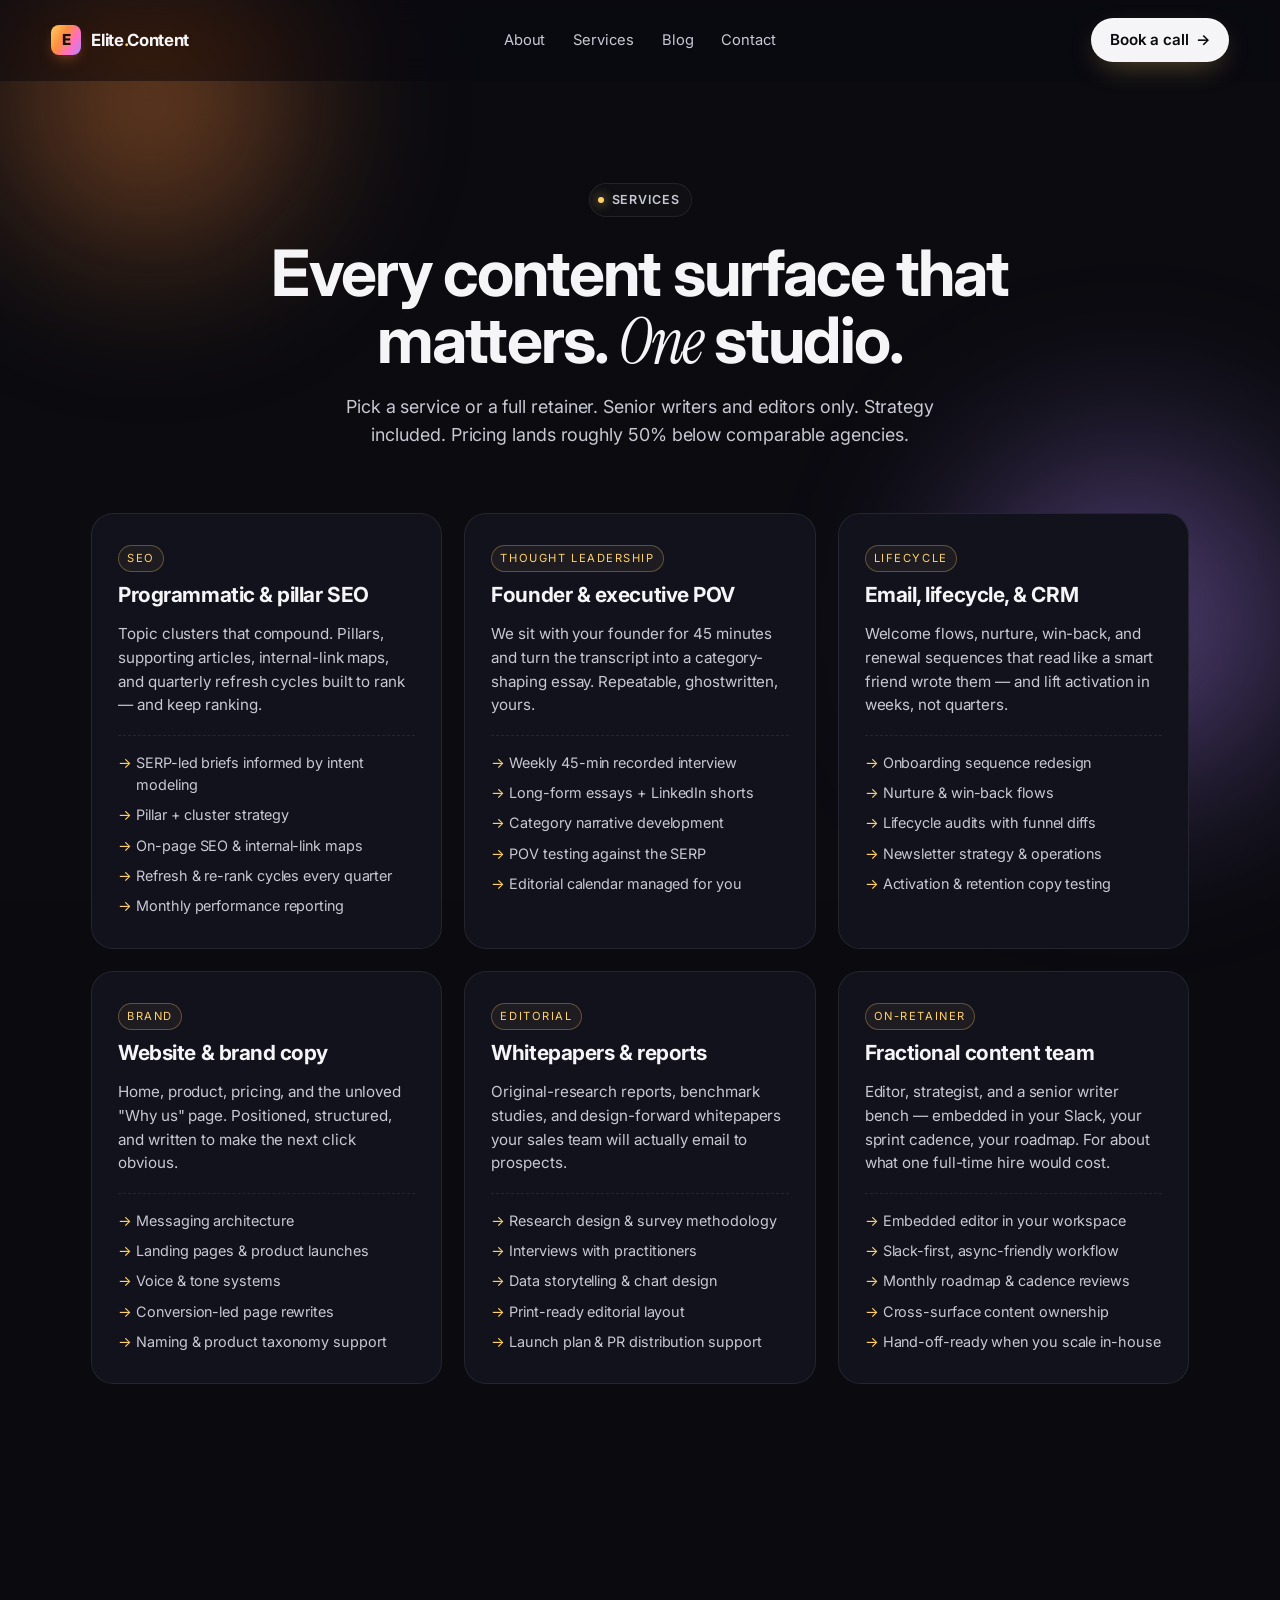
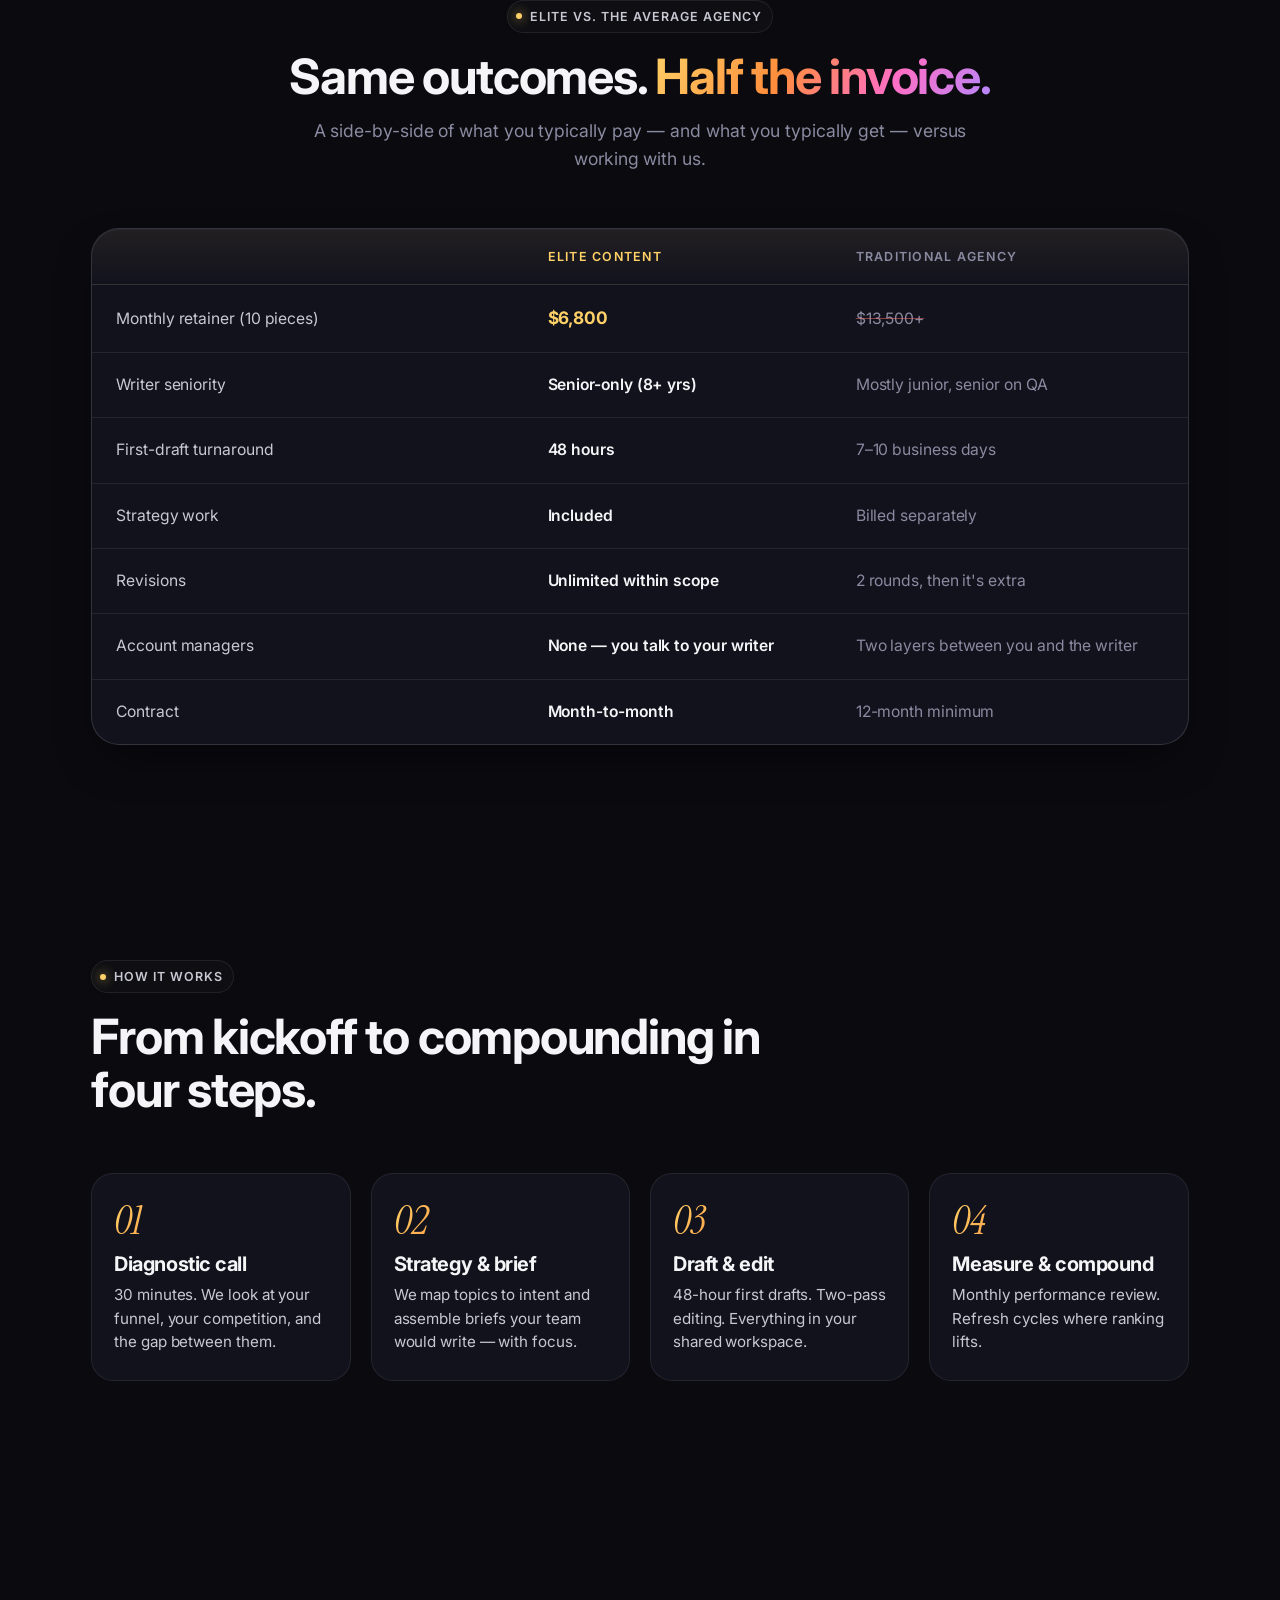
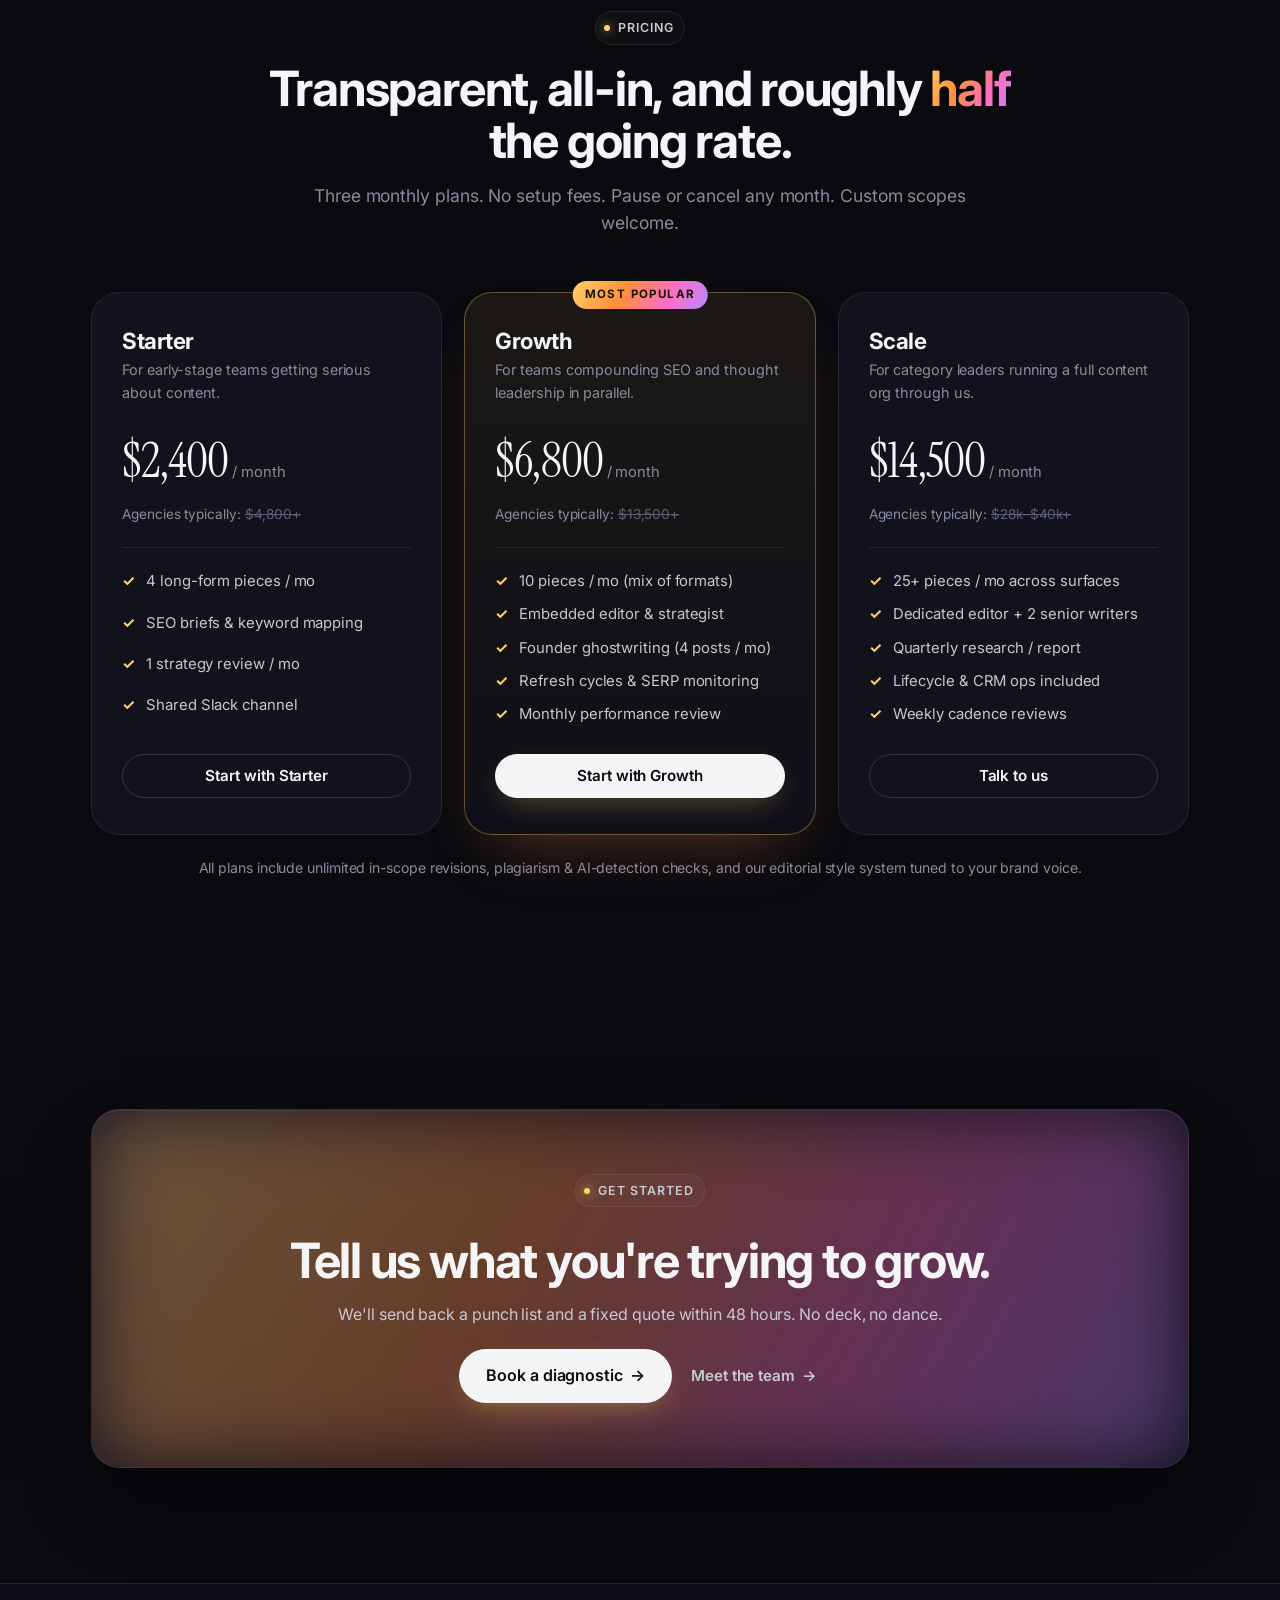
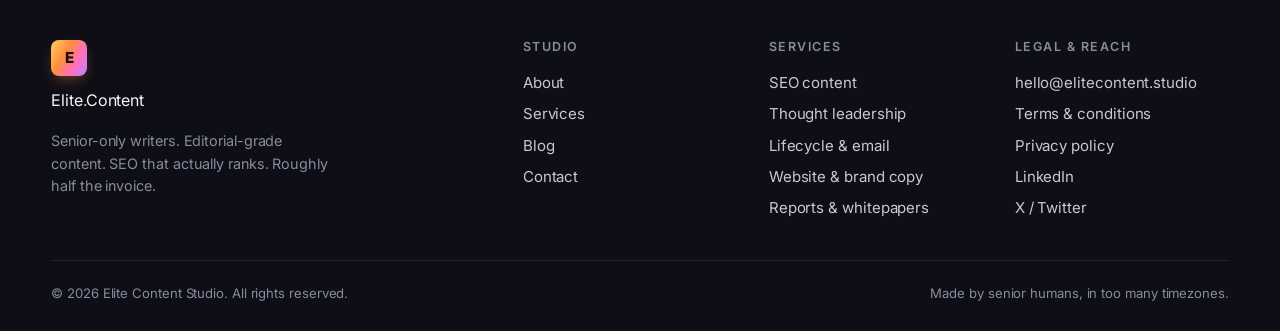
<file: services.html>
<!doctype html>
<html lang="en">
  <head>
    <meta charset="utf-8" />
    <meta name="viewport" content="width=device-width, initial-scale=1, viewport-fit=cover" />
    <meta name="theme-color" content="#0a0a0f" />
    <title>Services — Elite Content Writing Services</title>
    <meta
      name="description"
      content="SEO content, thought leadership, lifecycle and CRM, website copy, reports and whitepapers — and a fractional content team. Senior-only, roughly half the going rate."
    />
    <link rel="preconnect" href="https://fonts.googleapis.com" />
    <link rel="preconnect" href="https://fonts.gstatic.com" crossorigin />
    <link
      href="https://fonts.googleapis.com/css2?family=Instrument+Serif:ital@0;1&family=Inter:wght@300;400;500;600;700;800&display=swap"
      rel="stylesheet"
    />
    <link rel="stylesheet" href="styles.css" />
    <link rel="manifest" href="/manifest.webmanifest" />
    <link rel="icon" type="image/svg+xml" href="/icons/icon.svg" />
    <link rel="icon" type="image/png" sizes="64x64" href="/icons/favicon-64.png" />
    <link rel="apple-touch-icon" href="/icons/icon-192.png" />
    <meta name="application-name" content="Elite Content" />
    <meta name="apple-mobile-web-app-title" content="Elite Content" />
    <meta name="apple-mobile-web-app-capable" content="yes" />
    <meta name="apple-mobile-web-app-status-bar-style" content="black-translucent" />
    <meta name="mobile-web-app-capable" content="yes" />
  </head>
  <body>
    <div class="grain" aria-hidden="true"></div>
    <div class="glow glow--a" aria-hidden="true"></div>
    <div class="glow glow--b" aria-hidden="true"></div>

    <header class="nav">
      <a href="/" class="brand" aria-label="Elite Content Writing home">
        <span class="brand-mark">E</span>
        <span class="brand-text">Elite<span class="brand-dot">.</span>Content</span>
      </a>
      <nav class="nav-links" aria-label="Primary">
        <a href="/about.html">About</a>
        <a href="/services.html" aria-current="page">Services</a>
        <a href="/blog.html">Blog</a>
        <a href="/contact.html">Contact</a>
      </nav>
      <div class="nav-cta">
        <a href="/contact.html" class="btn btn-primary">Book a call <span aria-hidden="true">→</span></a>
      </div>
      <button class="nav-toggle" aria-label="Open menu" aria-expanded="false">
        <span></span><span></span><span></span>
      </button>
    </header>

    <main>
      <section class="page-head">
        <span class="kicker">Services</span>
        <h1>Every content surface that matters. <span class="serif italic">One</span> studio.</h1>
        <p class="lede">
          Pick a service or a full retainer. Senior writers and editors only. Strategy included.
          Pricing lands roughly 50% below comparable agencies.
        </p>
      </section>

      <section id="services" class="services" style="padding-top: 0;">
        <div class="services-grid">
          <article id="seo" class="svc reveal">
            <header>
              <span class="svc-tag">SEO</span>
              <h3>Programmatic &amp; pillar SEO</h3>
            </header>
            <p>
              Topic clusters that compound. Pillars, supporting articles, internal-link maps, and
              quarterly refresh cycles built to rank — and keep ranking.
            </p>
            <ul>
              <li>SERP-led briefs informed by intent modeling</li>
              <li>Pillar + cluster strategy</li>
              <li>On-page SEO &amp; internal-link maps</li>
              <li>Refresh &amp; re-rank cycles every quarter</li>
              <li>Monthly performance reporting</li>
            </ul>
          </article>

          <article id="thought-leadership" class="svc reveal">
            <header>
              <span class="svc-tag">Thought leadership</span>
              <h3>Founder &amp; executive POV</h3>
            </header>
            <p>
              We sit with your founder for 45 minutes and turn the transcript into a category-shaping
              essay. Repeatable, ghostwritten, yours.
            </p>
            <ul>
              <li>Weekly 45-min recorded interview</li>
              <li>Long-form essays + LinkedIn shorts</li>
              <li>Category narrative development</li>
              <li>POV testing against the SERP</li>
              <li>Editorial calendar managed for you</li>
            </ul>
          </article>

          <article id="lifecycle" class="svc reveal">
            <header>
              <span class="svc-tag">Lifecycle</span>
              <h3>Email, lifecycle, &amp; CRM</h3>
            </header>
            <p>
              Welcome flows, nurture, win-back, and renewal sequences that read like a smart friend
              wrote them — and lift activation in weeks, not quarters.
            </p>
            <ul>
              <li>Onboarding sequence redesign</li>
              <li>Nurture &amp; win-back flows</li>
              <li>Lifecycle audits with funnel diffs</li>
              <li>Newsletter strategy &amp; operations</li>
              <li>Activation &amp; retention copy testing</li>
            </ul>
          </article>

          <article id="brand" class="svc reveal">
            <header>
              <span class="svc-tag">Brand</span>
              <h3>Website &amp; brand copy</h3>
            </header>
            <p>
              Home, product, pricing, and the unloved "Why us" page. Positioned, structured, and
              written to make the next click obvious.
            </p>
            <ul>
              <li>Messaging architecture</li>
              <li>Landing pages &amp; product launches</li>
              <li>Voice &amp; tone systems</li>
              <li>Conversion-led page rewrites</li>
              <li>Naming &amp; product taxonomy support</li>
            </ul>
          </article>

          <article id="editorial" class="svc reveal">
            <header>
              <span class="svc-tag">Editorial</span>
              <h3>Whitepapers &amp; reports</h3>
            </header>
            <p>
              Original-research reports, benchmark studies, and design-forward whitepapers your sales
              team will actually email to prospects.
            </p>
            <ul>
              <li>Research design &amp; survey methodology</li>
              <li>Interviews with practitioners</li>
              <li>Data storytelling &amp; chart design</li>
              <li>Print-ready editorial layout</li>
              <li>Launch plan &amp; PR distribution support</li>
            </ul>
          </article>

          <article id="retainer" class="svc reveal">
            <header>
              <span class="svc-tag">On-retainer</span>
              <h3>Fractional content team</h3>
            </header>
            <p>
              Editor, strategist, and a senior writer bench — embedded in your Slack, your sprint
              cadence, your roadmap. For about what one full-time hire would cost.
            </p>
            <ul>
              <li>Embedded editor in your workspace</li>
              <li>Slack-first, async-friendly workflow</li>
              <li>Monthly roadmap &amp; cadence reviews</li>
              <li>Cross-surface content ownership</li>
              <li>Hand-off-ready when you scale in-house</li>
            </ul>
          </article>
        </div>
      </section>

      <!-- VS AGENCIES -->
      <section id="vs" class="vs">
        <div class="section-head center">
          <span class="kicker">Elite vs. the average agency</span>
          <h2>Same outcomes. <span class="grad">Half the invoice.</span></h2>
          <p class="sub">
            A side-by-side of what you typically pay — and what you typically get — versus working
            with us.
          </p>
        </div>

        <div class="vs-table reveal">
          <div class="vs-row vs-head">
            <div></div>
            <div class="vs-us">Elite Content</div>
            <div class="vs-them">Traditional agency</div>
          </div>
          <div class="vs-row">
            <div class="vs-key">Monthly retainer (10 pieces)</div>
            <div class="vs-us"><strong>$6,800</strong></div>
            <div class="vs-them"><s>$13,500+</s></div>
          </div>
          <div class="vs-row">
            <div class="vs-key">Writer seniority</div>
            <div class="vs-us">Senior-only (8+ yrs)</div>
            <div class="vs-them">Mostly junior, senior on QA</div>
          </div>
          <div class="vs-row">
            <div class="vs-key">First-draft turnaround</div>
            <div class="vs-us">48 hours</div>
            <div class="vs-them">7–10 business days</div>
          </div>
          <div class="vs-row">
            <div class="vs-key">Strategy work</div>
            <div class="vs-us">Included</div>
            <div class="vs-them">Billed separately</div>
          </div>
          <div class="vs-row">
            <div class="vs-key">Revisions</div>
            <div class="vs-us">Unlimited within scope</div>
            <div class="vs-them">2 rounds, then it's extra</div>
          </div>
          <div class="vs-row">
            <div class="vs-key">Account managers</div>
            <div class="vs-us">None — you talk to your writer</div>
            <div class="vs-them">Two layers between you and the writer</div>
          </div>
          <div class="vs-row">
            <div class="vs-key">Contract</div>
            <div class="vs-us">Month-to-month</div>
            <div class="vs-them">12-month minimum</div>
          </div>
        </div>
      </section>

      <!-- PROCESS -->
      <section id="process" class="process">
        <div class="section-head">
          <span class="kicker">How it works</span>
          <h2>From kickoff to compounding in four steps.</h2>
        </div>
        <ol class="steps">
          <li class="step reveal">
            <div class="step-num">01</div>
            <h3>Diagnostic call</h3>
            <p>30 minutes. We look at your funnel, your competition, and the gap between them.</p>
          </li>
          <li class="step reveal">
            <div class="step-num">02</div>
            <h3>Strategy &amp; brief</h3>
            <p>We map topics to intent and assemble briefs your team would write — with focus.</p>
          </li>
          <li class="step reveal">
            <div class="step-num">03</div>
            <h3>Draft &amp; edit</h3>
            <p>48-hour first drafts. Two-pass editing. Everything in your shared workspace.</p>
          </li>
          <li class="step reveal">
            <div class="step-num">04</div>
            <h3>Measure &amp; compound</h3>
            <p>Monthly performance review. Refresh cycles where ranking lifts.</p>
          </li>
        </ol>
      </section>

      <!-- PRICING -->
      <section id="pricing" class="pricing">
        <div class="section-head center">
          <span class="kicker">Pricing</span>
          <h2>Transparent, all-in, and roughly <span class="grad">half</span> the going rate.</h2>
          <p class="sub">
            Three monthly plans. No setup fees. Pause or cancel any month. Custom scopes welcome.
          </p>
        </div>
        <div class="plans">
          <article class="plan reveal">
            <header>
              <h3>Starter</h3>
              <p>For early-stage teams getting serious about content.</p>
            </header>
            <div class="price">
              <span class="price-num">$2,400</span>
              <span class="price-unit">/ month</span>
            </div>
            <p class="price-vs">Agencies typically: <s>$4,800+</s></p>
            <ul class="plan-list">
              <li>4 long-form pieces / mo</li>
              <li>SEO briefs &amp; keyword mapping</li>
              <li>1 strategy review / mo</li>
              <li>Shared Slack channel</li>
            </ul>
            <a href="/contact.html" class="btn btn-outline btn-block">Start with Starter</a>
          </article>
          <article class="plan plan-featured reveal">
            <div class="plan-badge">Most popular</div>
            <header>
              <h3>Growth</h3>
              <p>For teams compounding SEO and thought leadership in parallel.</p>
            </header>
            <div class="price">
              <span class="price-num">$6,800</span>
              <span class="price-unit">/ month</span>
            </div>
            <p class="price-vs">Agencies typically: <s>$13,500+</s></p>
            <ul class="plan-list">
              <li>10 pieces / mo (mix of formats)</li>
              <li>Embedded editor &amp; strategist</li>
              <li>Founder ghostwriting (4 posts / mo)</li>
              <li>Refresh cycles &amp; SERP monitoring</li>
              <li>Monthly performance review</li>
            </ul>
            <a href="/contact.html" class="btn btn-primary btn-block">Start with Growth</a>
          </article>
          <article class="plan reveal">
            <header>
              <h3>Scale</h3>
              <p>For category leaders running a full content org through us.</p>
            </header>
            <div class="price">
              <span class="price-num">$14,500</span>
              <span class="price-unit">/ month</span>
            </div>
            <p class="price-vs">Agencies typically: <s>$28k–$40k+</s></p>
            <ul class="plan-list">
              <li>25+ pieces / mo across surfaces</li>
              <li>Dedicated editor + 2 senior writers</li>
              <li>Quarterly research / report</li>
              <li>Lifecycle &amp; CRM ops included</li>
              <li>Weekly cadence reviews</li>
            </ul>
            <a href="/contact.html" class="btn btn-outline btn-block">Talk to us</a>
          </article>
        </div>
        <p class="plans-foot">
          All plans include unlimited in-scope revisions, plagiarism &amp; AI-detection checks, and
          our editorial style system tuned to your brand voice.
        </p>
      </section>

      <section class="cta">
        <div class="cta-card cta-card--simple reveal">
          <div class="cta-copy">
            <span class="kicker">Get started</span>
            <h2>Tell us what you're trying to grow.</h2>
            <p>
              We'll send back a punch list and a fixed quote within 48 hours. No deck, no dance.
            </p>
            <div class="hero-cta">
              <a href="/contact.html" class="btn btn-primary btn-lg">Book a diagnostic <span aria-hidden="true">→</span></a>
              <a href="/about.html" class="btn btn-link">Meet the team</a>
            </div>
          </div>
        </div>
      </section>
    </main>

    <footer class="foot">
      <div class="foot-top">
        <div class="foot-brand">
          <span class="brand-mark">E</span>
          <span class="brand-text">Elite<span class="brand-dot">.</span>Content</span>
          <p>
            Senior-only writers. Editorial-grade content. SEO that actually ranks. Roughly half the
            invoice.
          </p>
        </div>
        <div class="foot-cols">
          <div>
            <h4>Studio</h4>
            <a href="/about.html">About</a>
            <a href="/services.html">Services</a>
            <a href="/blog.html">Blog</a>
            <a href="/contact.html">Contact</a>
          </div>
          <div>
            <h4>Services</h4>
            <a href="/services.html#seo">SEO content</a>
            <a href="/services.html#thought-leadership">Thought leadership</a>
            <a href="/services.html#lifecycle">Lifecycle &amp; email</a>
            <a href="/services.html#brand">Website &amp; brand copy</a>
            <a href="/services.html#editorial">Reports &amp; whitepapers</a>
          </div>
          <div>
            <h4>Legal &amp; reach</h4>
            <a href="mailto:hello@elitecontent.studio">hello@elitecontent.studio</a>
            <a href="/terms.html">Terms &amp; conditions</a>
            <a href="/privacy.html">Privacy policy</a>
            <a href="#">LinkedIn</a>
            <a href="#">X / Twitter</a>
          </div>
        </div>
      </div>
      <div class="foot-bot">
        <span>© <span id="year"></span> Elite Content Studio. All rights reserved.</span>
        <span>Made by senior humans, in too many timezones.</span>
      </div>
    </footer>

    <script src="script.js"></script>
  </body>
</html>
</file>
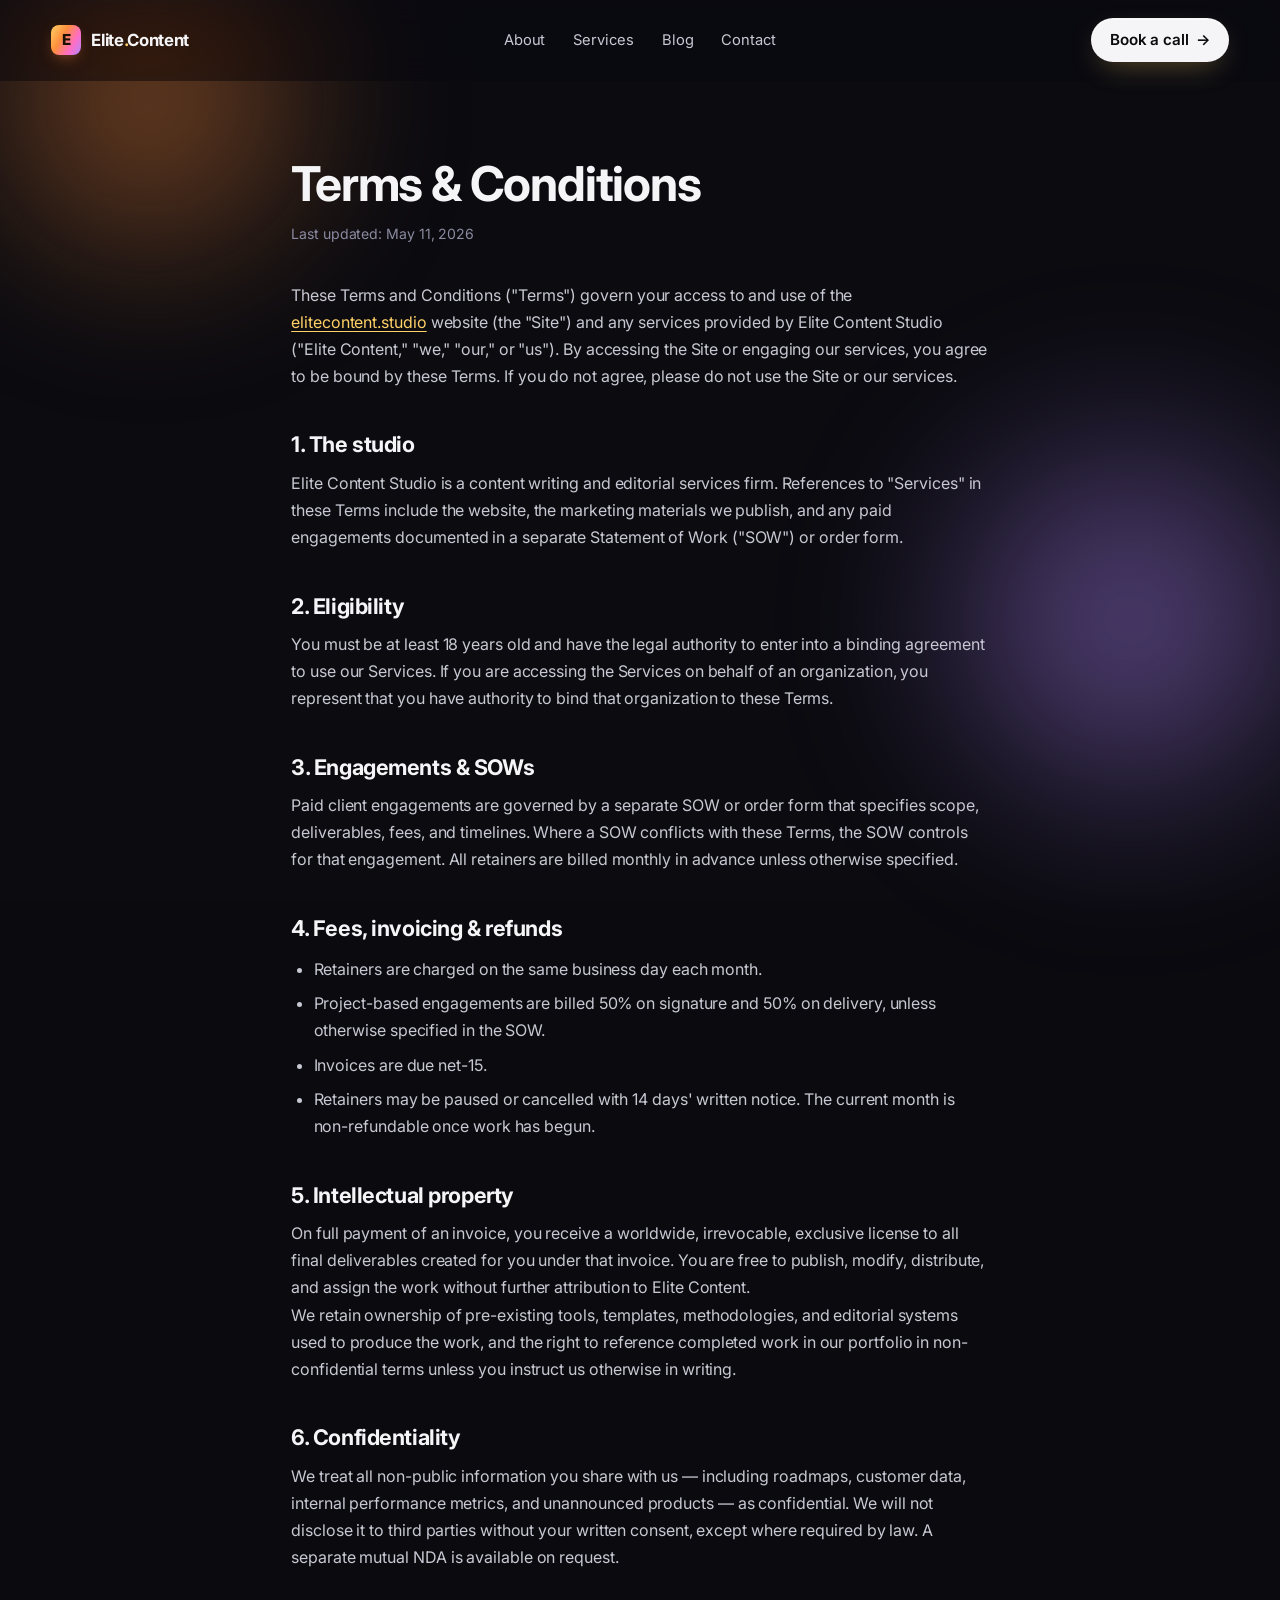
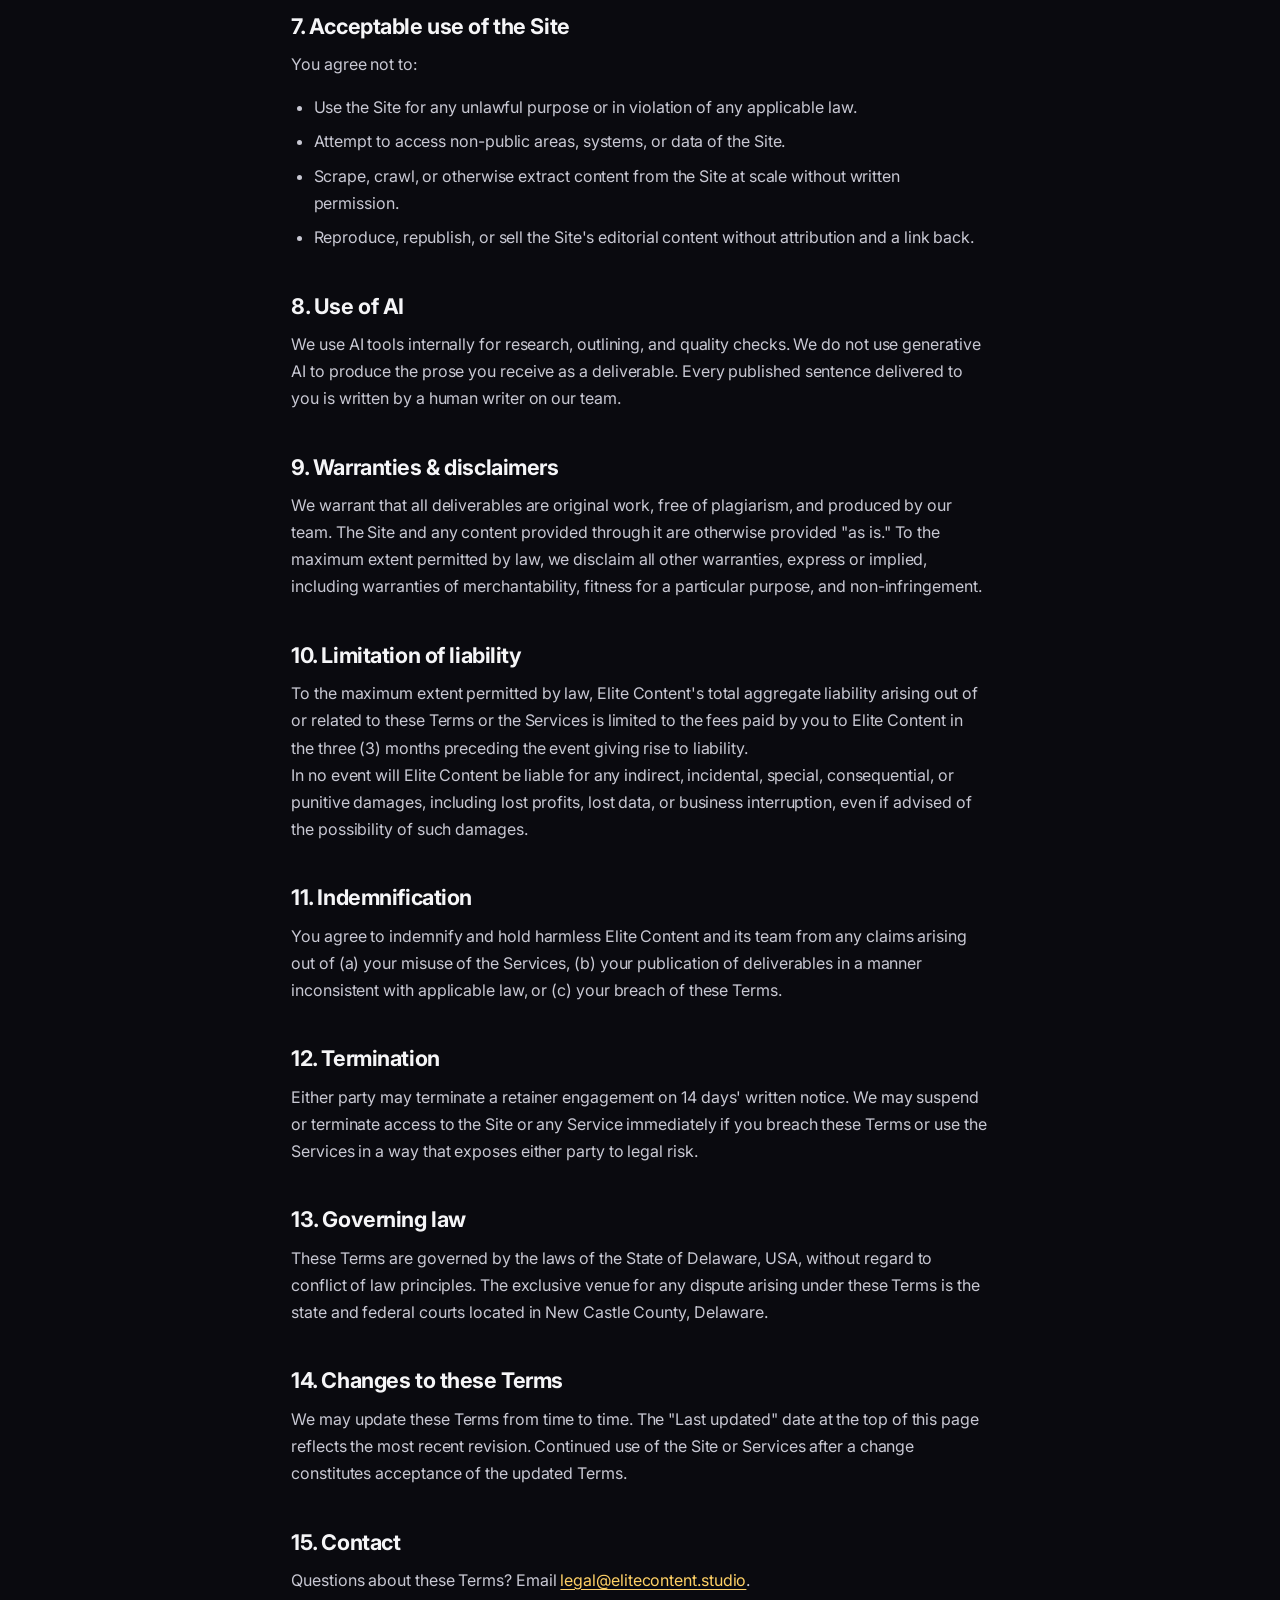
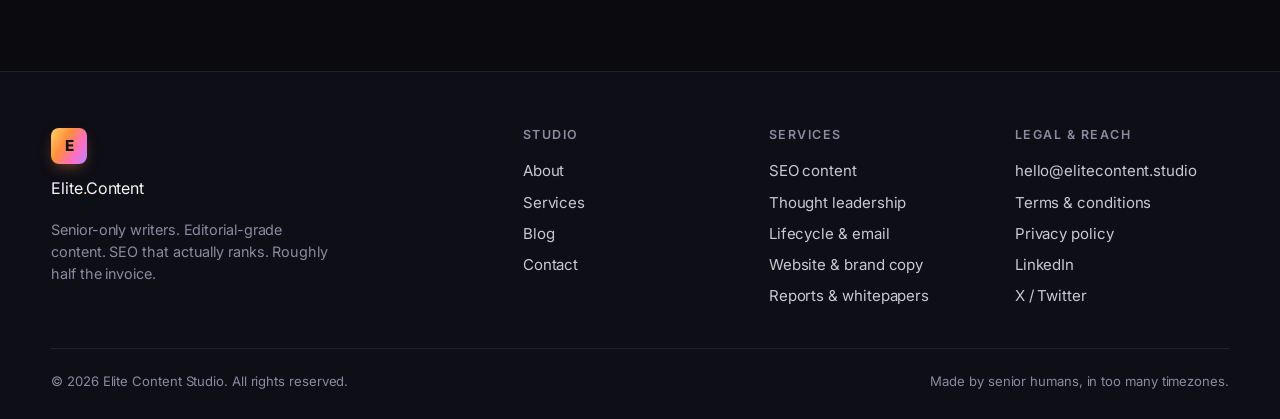
<file: terms.html>
<!doctype html>
<html lang="en">
  <head>
    <meta charset="utf-8" />
    <meta name="viewport" content="width=device-width, initial-scale=1, viewport-fit=cover" />
    <meta name="theme-color" content="#0a0a0f" />
    <title>Terms &amp; Conditions — Elite Content Writing Services</title>
    <meta name="description" content="The terms governing use of Elite Content's website and services." />
    <link rel="preconnect" href="https://fonts.googleapis.com" />
    <link rel="preconnect" href="https://fonts.gstatic.com" crossorigin />
    <link
      href="https://fonts.googleapis.com/css2?family=Instrument+Serif:ital@0;1&family=Inter:wght@300;400;500;600;700;800&display=swap"
      rel="stylesheet"
    />
    <link rel="stylesheet" href="styles.css" />
    <link rel="manifest" href="/manifest.webmanifest" />
    <link rel="icon" type="image/svg+xml" href="/icons/icon.svg" />
    <link rel="icon" type="image/png" sizes="64x64" href="/icons/favicon-64.png" />
    <link rel="apple-touch-icon" href="/icons/icon-192.png" />
    <meta name="application-name" content="Elite Content" />
    <meta name="apple-mobile-web-app-title" content="Elite Content" />
    <meta name="apple-mobile-web-app-capable" content="yes" />
    <meta name="apple-mobile-web-app-status-bar-style" content="black-translucent" />
    <meta name="mobile-web-app-capable" content="yes" />
  </head>
  <body>
    <div class="grain" aria-hidden="true"></div>
    <div class="glow glow--a" aria-hidden="true"></div>
    <div class="glow glow--b" aria-hidden="true"></div>

    <header class="nav">
      <a href="/" class="brand" aria-label="Elite Content Writing home">
        <span class="brand-mark">E</span>
        <span class="brand-text">Elite<span class="brand-dot">.</span>Content</span>
      </a>
      <nav class="nav-links" aria-label="Primary">
        <a href="/about.html">About</a>
        <a href="/services.html">Services</a>
        <a href="/blog.html">Blog</a>
        <a href="/contact.html">Contact</a>
      </nav>
      <div class="nav-cta">
        <a href="/contact.html" class="btn btn-primary">Book a call <span aria-hidden="true">→</span></a>
      </div>
      <button class="nav-toggle" aria-label="Open menu" aria-expanded="false">
        <span></span><span></span><span></span>
      </button>
    </header>

    <main>
      <article class="legal">
        <h1>Terms &amp; Conditions</h1>
        <p class="legal-updated">Last updated: May 11, 2026</p>

        <p>
          These Terms and Conditions ("Terms") govern your access to and use of the
          <a href="/">elitecontent.studio</a> website (the "Site") and any services provided by
          Elite Content Studio ("Elite Content," "we," "our," or "us"). By accessing the Site or
          engaging our services, you agree to be bound by these Terms. If you do not agree, please
          do not use the Site or our services.
        </p>

        <h2>1. The studio</h2>
        <p>
          Elite Content Studio is a content writing and editorial services firm. References to
          "Services" in these Terms include the website, the marketing materials we publish, and
          any paid engagements documented in a separate Statement of Work ("SOW") or order form.
        </p>

        <h2>2. Eligibility</h2>
        <p>
          You must be at least 18 years old and have the legal authority to enter into a binding
          agreement to use our Services. If you are accessing the Services on behalf of an
          organization, you represent that you have authority to bind that organization to these
          Terms.
        </p>

        <h2>3. Engagements &amp; SOWs</h2>
        <p>
          Paid client engagements are governed by a separate SOW or order form that specifies
          scope, deliverables, fees, and timelines. Where a SOW conflicts with these Terms, the SOW
          controls for that engagement. All retainers are billed monthly in advance unless
          otherwise specified.
        </p>

        <h2>4. Fees, invoicing &amp; refunds</h2>
        <ul>
          <li>Retainers are charged on the same business day each month.</li>
          <li>Project-based engagements are billed 50% on signature and 50% on delivery, unless otherwise specified in the SOW.</li>
          <li>Invoices are due net-15.</li>
          <li>Retainers may be paused or cancelled with 14 days' written notice. The current month is non-refundable once work has begun.</li>
        </ul>

        <h2>5. Intellectual property</h2>
        <p>
          On full payment of an invoice, you receive a worldwide, irrevocable, exclusive license to
          all final deliverables created for you under that invoice. You are free to publish,
          modify, distribute, and assign the work without further attribution to Elite Content.
        </p>
        <p>
          We retain ownership of pre-existing tools, templates, methodologies, and editorial
          systems used to produce the work, and the right to reference completed work in our
          portfolio in non-confidential terms unless you instruct us otherwise in writing.
        </p>

        <h2>6. Confidentiality</h2>
        <p>
          We treat all non-public information you share with us — including roadmaps, customer
          data, internal performance metrics, and unannounced products — as confidential. We will
          not disclose it to third parties without your written consent, except where required by
          law. A separate mutual NDA is available on request.
        </p>

        <h2>7. Acceptable use of the Site</h2>
        <p>You agree not to:</p>
        <ul>
          <li>Use the Site for any unlawful purpose or in violation of any applicable law.</li>
          <li>Attempt to access non-public areas, systems, or data of the Site.</li>
          <li>Scrape, crawl, or otherwise extract content from the Site at scale without written permission.</li>
          <li>Reproduce, republish, or sell the Site's editorial content without attribution and a link back.</li>
        </ul>

        <h2>8. Use of AI</h2>
        <p>
          We use AI tools internally for research, outlining, and quality checks. We do not use
          generative AI to produce the prose you receive as a deliverable. Every published
          sentence delivered to you is written by a human writer on our team.
        </p>

        <h2>9. Warranties &amp; disclaimers</h2>
        <p>
          We warrant that all deliverables are original work, free of plagiarism, and produced by
          our team. The Site and any content provided through it are otherwise provided "as is."
          To the maximum extent permitted by law, we disclaim all other warranties, express or
          implied, including warranties of merchantability, fitness for a particular purpose, and
          non-infringement.
        </p>

        <h2>10. Limitation of liability</h2>
        <p>
          To the maximum extent permitted by law, Elite Content's total aggregate liability arising
          out of or related to these Terms or the Services is limited to the fees paid by you to
          Elite Content in the three (3) months preceding the event giving rise to liability.
        </p>
        <p>
          In no event will Elite Content be liable for any indirect, incidental, special,
          consequential, or punitive damages, including lost profits, lost data, or business
          interruption, even if advised of the possibility of such damages.
        </p>

        <h2>11. Indemnification</h2>
        <p>
          You agree to indemnify and hold harmless Elite Content and its team from any claims
          arising out of (a) your misuse of the Services, (b) your publication of deliverables in
          a manner inconsistent with applicable law, or (c) your breach of these Terms.
        </p>

        <h2>12. Termination</h2>
        <p>
          Either party may terminate a retainer engagement on 14 days' written notice. We may
          suspend or terminate access to the Site or any Service immediately if you breach these
          Terms or use the Services in a way that exposes either party to legal risk.
        </p>

        <h2>13. Governing law</h2>
        <p>
          These Terms are governed by the laws of the State of Delaware, USA, without regard to
          conflict of law principles. The exclusive venue for any dispute arising under these
          Terms is the state and federal courts located in New Castle County, Delaware.
        </p>

        <h2>14. Changes to these Terms</h2>
        <p>
          We may update these Terms from time to time. The "Last updated" date at the top of this
          page reflects the most recent revision. Continued use of the Site or Services after a
          change constitutes acceptance of the updated Terms.
        </p>

        <h2>15. Contact</h2>
        <p>
          Questions about these Terms? Email
          <a href="mailto:legal@elitecontent.studio">legal@elitecontent.studio</a>.
        </p>
      </article>
    </main>

    <footer class="foot">
      <div class="foot-top">
        <div class="foot-brand">
          <span class="brand-mark">E</span>
          <span class="brand-text">Elite<span class="brand-dot">.</span>Content</span>
          <p>
            Senior-only writers. Editorial-grade content. SEO that actually ranks. Roughly half the
            invoice.
          </p>
        </div>
        <div class="foot-cols">
          <div>
            <h4>Studio</h4>
            <a href="/about.html">About</a>
            <a href="/services.html">Services</a>
            <a href="/blog.html">Blog</a>
            <a href="/contact.html">Contact</a>
          </div>
          <div>
            <h4>Services</h4>
            <a href="/services.html#seo">SEO content</a>
            <a href="/services.html#thought-leadership">Thought leadership</a>
            <a href="/services.html#lifecycle">Lifecycle &amp; email</a>
            <a href="/services.html#brand">Website &amp; brand copy</a>
            <a href="/services.html#editorial">Reports &amp; whitepapers</a>
          </div>
          <div>
            <h4>Legal &amp; reach</h4>
            <a href="mailto:hello@elitecontent.studio">hello@elitecontent.studio</a>
            <a href="/terms.html">Terms &amp; conditions</a>
            <a href="/privacy.html">Privacy policy</a>
            <a href="#">LinkedIn</a>
            <a href="#">X / Twitter</a>
          </div>
        </div>
      </div>
      <div class="foot-bot">
        <span>© <span id="year"></span> Elite Content Studio. All rights reserved.</span>
        <span>Made by senior humans, in too many timezones.</span>
      </div>
    </footer>

    <script src="script.js"></script>
  </body>
</html>
</file>
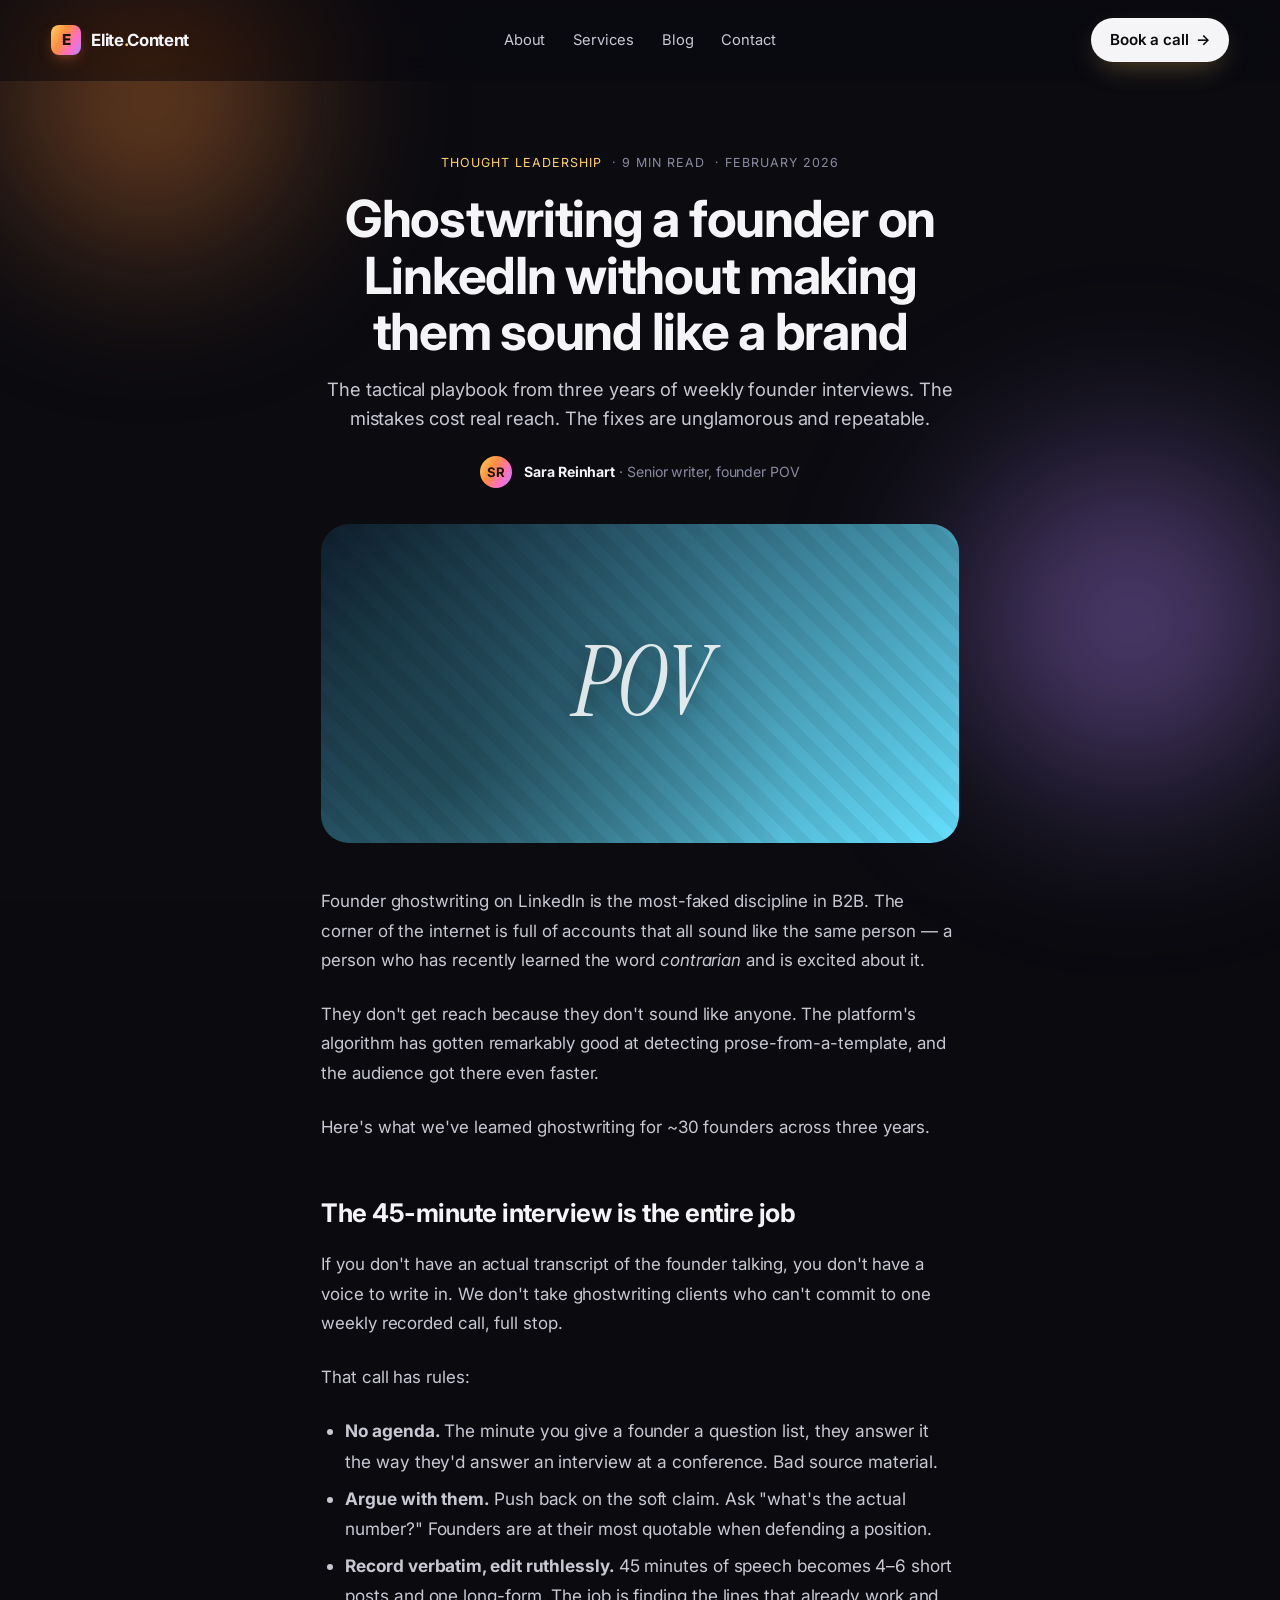
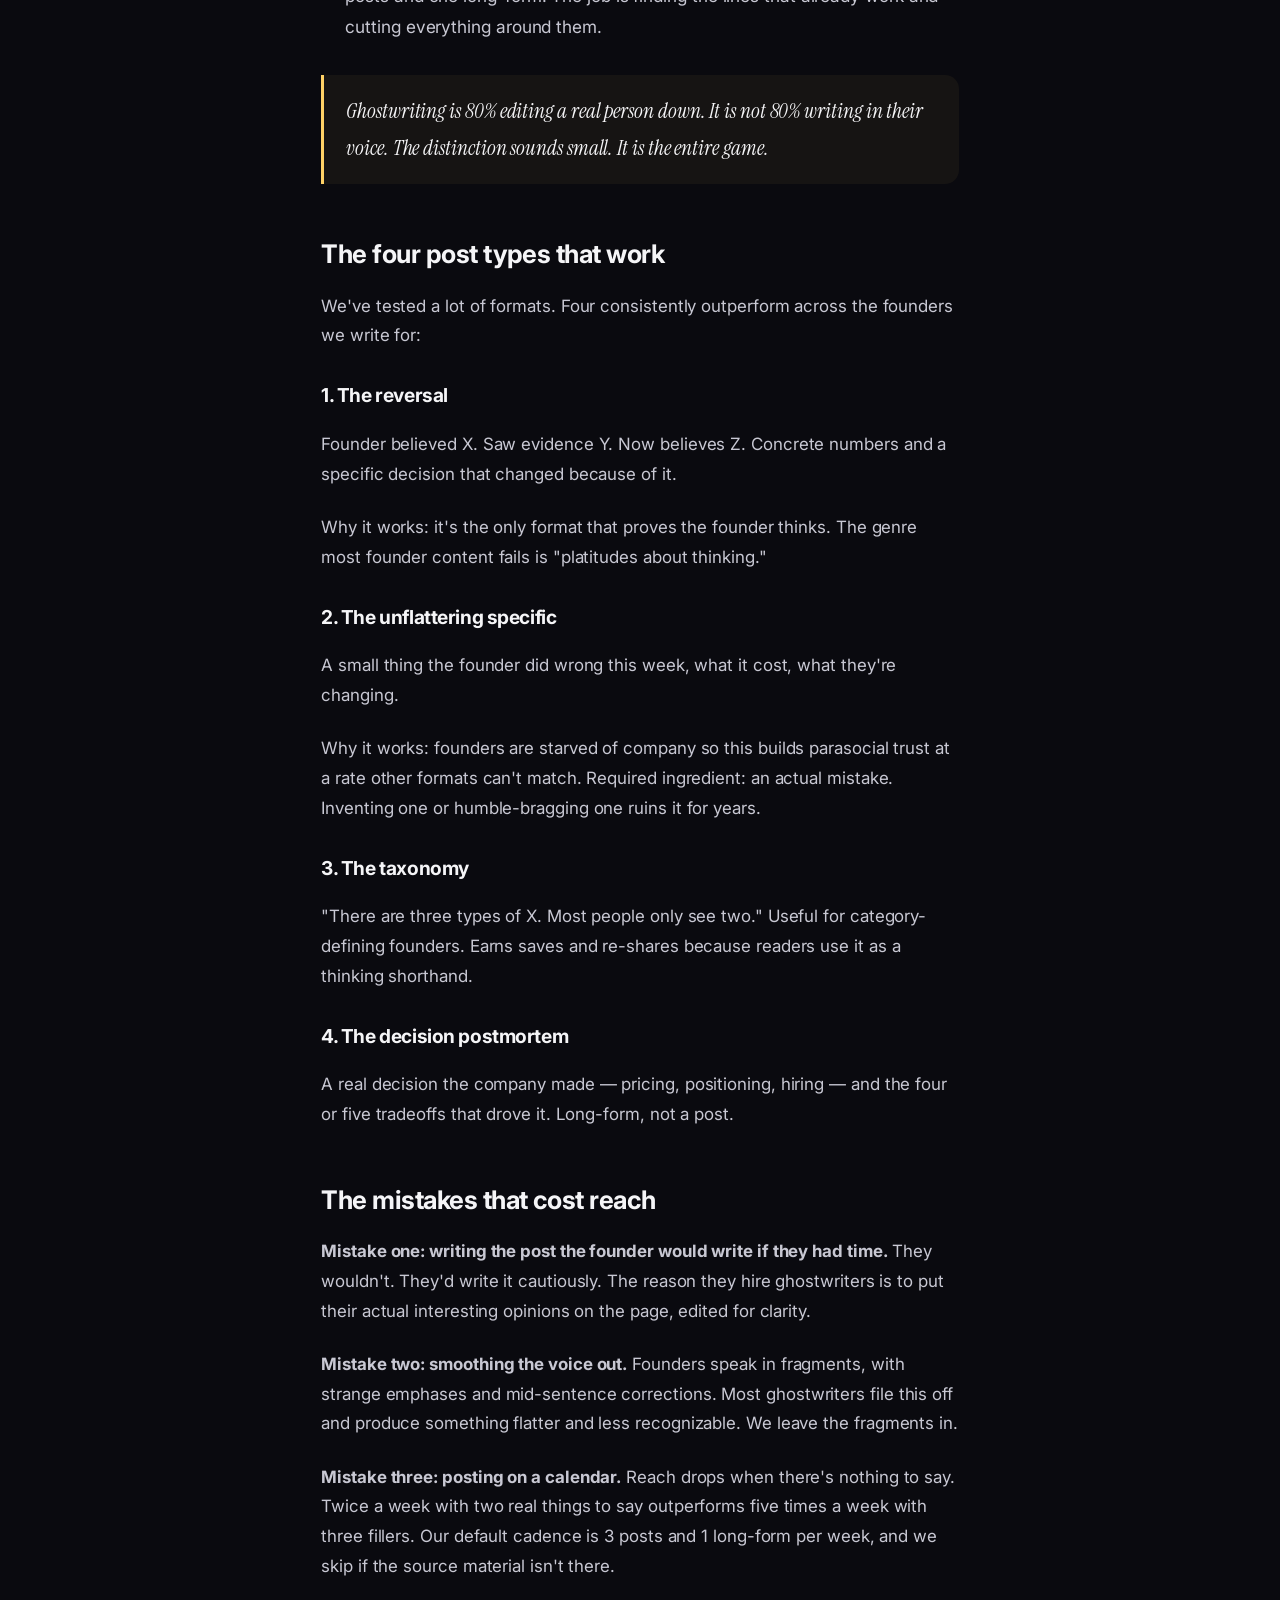
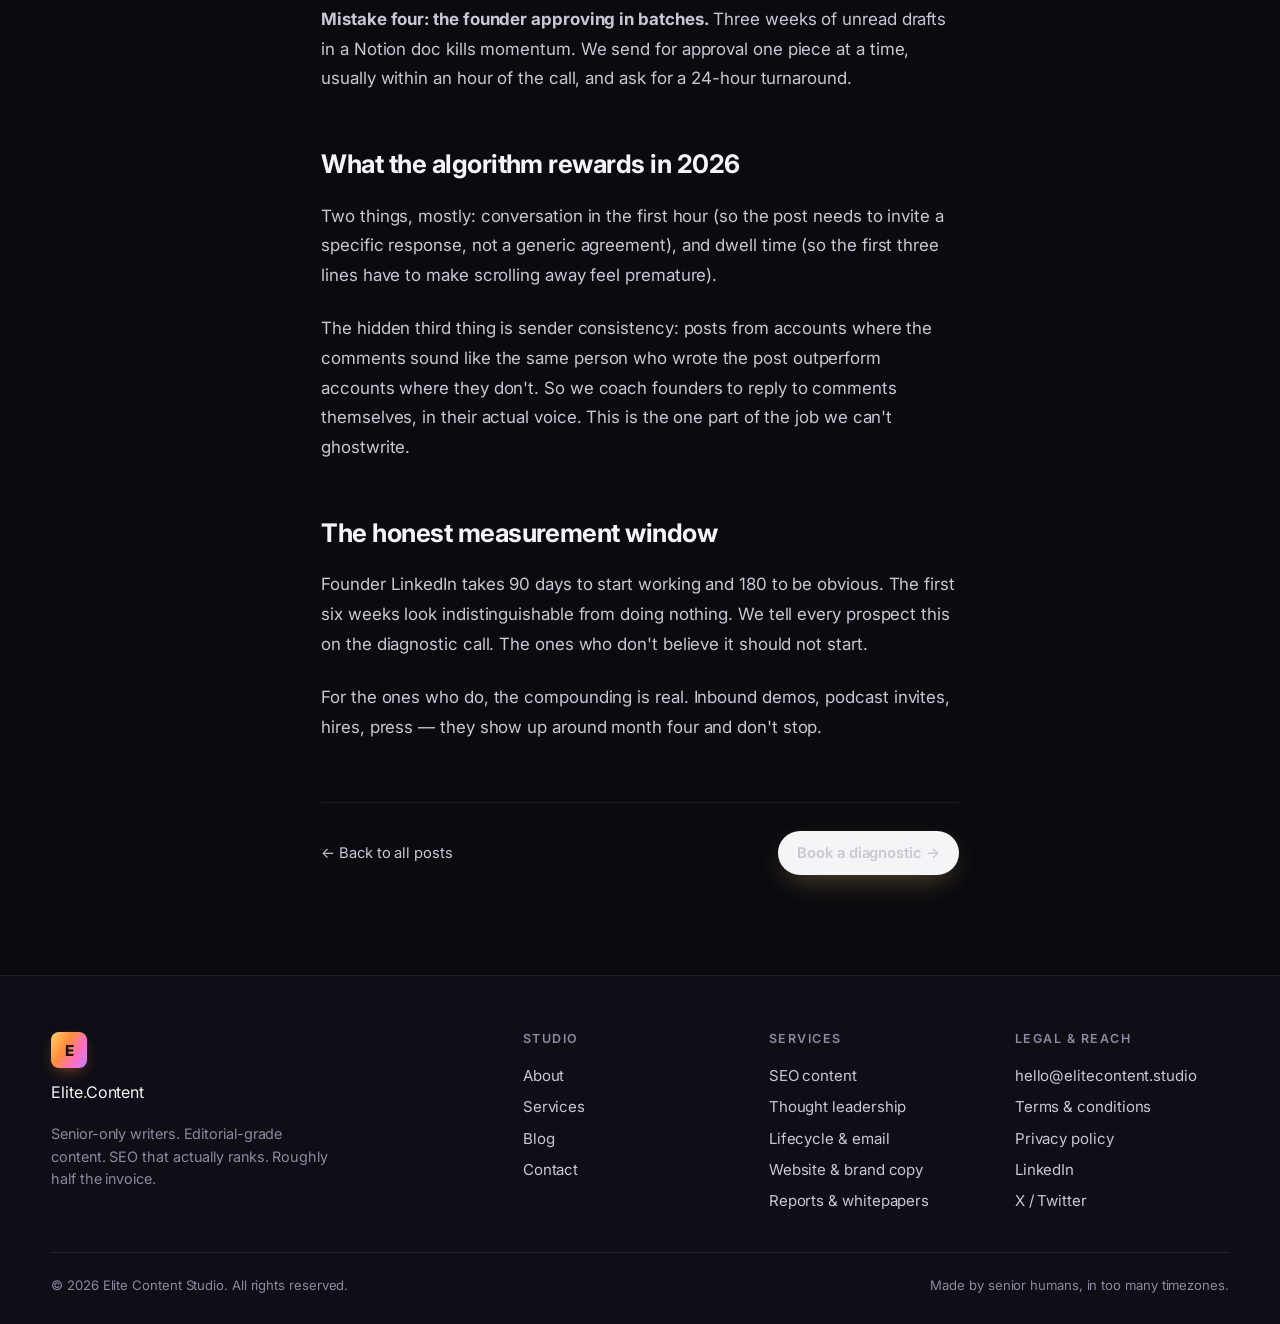
<file: blog/ghostwriting-founders-on-linkedin.html>
<!doctype html>
<html lang="en">
  <head>
    <meta charset="utf-8" />
    <meta name="viewport" content="width=device-width, initial-scale=1, viewport-fit=cover" />
    <meta name="theme-color" content="#0a0a0f" />
    <title>Ghostwriting founders on LinkedIn — Elite Content</title>
    <meta
      name="description"
      content="The tactical playbook from three years of weekly founder interviews. The mistakes cost real reach. The fixes are unglamorous and repeatable."
    />
    <link rel="preconnect" href="https://fonts.googleapis.com" />
    <link rel="preconnect" href="https://fonts.gstatic.com" crossorigin />
    <link
      href="https://fonts.googleapis.com/css2?family=Instrument+Serif:ital@0;1&family=Inter:wght@300;400;500;600;700;800&display=swap"
      rel="stylesheet"
    />
    <link rel="stylesheet" href="/styles.css" />
    <link rel="manifest" href="/manifest.webmanifest" />
    <link rel="icon" type="image/svg+xml" href="/icons/icon.svg" />
    <link rel="icon" type="image/png" sizes="64x64" href="/icons/favicon-64.png" />
    <link rel="apple-touch-icon" href="/icons/icon-192.png" />
    <meta name="application-name" content="Elite Content" />
    <meta name="apple-mobile-web-app-title" content="Elite Content" />
    <meta name="apple-mobile-web-app-capable" content="yes" />
    <meta name="apple-mobile-web-app-status-bar-style" content="black-translucent" />
    <meta name="mobile-web-app-capable" content="yes" />
  </head>
  <body>
    <div class="grain" aria-hidden="true"></div>
    <div class="glow glow--a" aria-hidden="true"></div>
    <div class="glow glow--b" aria-hidden="true"></div>

    <header class="nav">
      <a href="/" class="brand" aria-label="Elite Content Writing home">
        <span class="brand-mark">E</span>
        <span class="brand-text">Elite<span class="brand-dot">.</span>Content</span>
      </a>
      <nav class="nav-links" aria-label="Primary">
        <a href="/about.html">About</a>
        <a href="/services.html">Services</a>
        <a href="/blog.html" aria-current="page">Blog</a>
        <a href="/contact.html">Contact</a>
      </nav>
      <div class="nav-cta">
        <a href="/contact.html" class="btn btn-primary">Book a call <span aria-hidden="true">→</span></a>
      </div>
      <button class="nav-toggle" aria-label="Open menu" aria-expanded="false">
        <span></span><span></span><span></span>
      </button>
    </header>

    <main>
      <article class="post">
        <header class="post-header">
          <div class="post-meta">
            <span class="post-tag">Thought leadership</span>
            <span>· 9 min read</span>
            <span>· February 2026</span>
          </div>
          <h1>Ghostwriting a founder on LinkedIn without making them sound like a brand</h1>
          <p class="post-lede">
            The tactical playbook from three years of weekly founder interviews. The mistakes cost
            real reach. The fixes are unglamorous and repeatable.
          </p>
          <div class="post-byline">
            <div class="proof-avatar">SR</div>
            <span><strong style="color: var(--ink);">Sara Reinhart</strong> · Senior writer, founder POV</span>
          </div>
        </header>

        <div class="post-cover-hero post-cover cover--c">
          <div class="cover-glyph">POV</div>
        </div>

        <div class="post-content">
          <p>
            Founder ghostwriting on LinkedIn is the most-faked discipline in B2B. The corner of the
            internet is full of accounts that all sound like the same person — a person who has
            recently learned the word <em>contrarian</em> and is excited about it.
          </p>
          <p>
            They don't get reach because they don't sound like anyone. The platform's algorithm has
            gotten remarkably good at detecting prose-from-a-template, and the audience got there
            even faster.
          </p>
          <p>
            Here's what we've learned ghostwriting for ~30 founders across three years.
          </p>

          <h2>The 45-minute interview is the entire job</h2>
          <p>
            If you don't have an actual transcript of the founder talking, you don't have a voice
            to write in. We don't take ghostwriting clients who can't commit to one weekly recorded
            call, full stop.
          </p>
          <p>
            That call has rules:
          </p>
          <ul>
            <li>
              <strong>No agenda.</strong> The minute you give a founder a question list, they
              answer it the way they'd answer an interview at a conference. Bad source material.
            </li>
            <li>
              <strong>Argue with them.</strong> Push back on the soft claim. Ask "what's the
              actual number?" Founders are at their most quotable when defending a position.
            </li>
            <li>
              <strong>Record verbatim, edit ruthlessly.</strong> 45 minutes of speech becomes 4–6
              short posts and one long-form. The job is finding the lines that already work and
              cutting everything around them.
            </li>
          </ul>

          <blockquote>
            Ghostwriting is 80% editing a real person down. It is not 80% writing in their voice.
            The distinction sounds small. It is the entire game.
          </blockquote>

          <h2>The four post types that work</h2>
          <p>
            We've tested a lot of formats. Four consistently outperform across the founders we
            write for:
          </p>

          <h3>1. The reversal</h3>
          <p>
            Founder believed X. Saw evidence Y. Now believes Z. Concrete numbers and a specific
            decision that changed because of it.
          </p>
          <p>
            Why it works: it's the only format that proves the founder thinks. The genre most
            founder content fails is "platitudes about thinking."
          </p>

          <h3>2. The unflattering specific</h3>
          <p>
            A small thing the founder did wrong this week, what it cost, what they're changing.
          </p>
          <p>
            Why it works: founders are starved of company so this builds parasocial trust at a rate
            other formats can't match. Required ingredient: an actual mistake. Inventing one or
            humble-bragging one ruins it for years.
          </p>

          <h3>3. The taxonomy</h3>
          <p>
            "There are three types of X. Most people only see two." Useful for category-defining
            founders. Earns saves and re-shares because readers use it as a thinking shorthand.
          </p>

          <h3>4. The decision postmortem</h3>
          <p>
            A real decision the company made — pricing, positioning, hiring — and the four or five
            tradeoffs that drove it. Long-form, not a post.
          </p>

          <h2>The mistakes that cost reach</h2>

          <p>
            <strong>Mistake one: writing the post the founder would write if they had time.</strong>
            They wouldn't. They'd write it cautiously. The reason they hire ghostwriters is to put
            their actual interesting opinions on the page, edited for clarity.
          </p>

          <p>
            <strong>Mistake two: smoothing the voice out.</strong> Founders speak in fragments,
            with strange emphases and mid-sentence corrections. Most ghostwriters file this off and
            produce something flatter and less recognizable. We leave the fragments in.
          </p>

          <p>
            <strong>Mistake three: posting on a calendar.</strong> Reach drops when there's nothing
            to say. Twice a week with two real things to say outperforms five times a week with
            three fillers. Our default cadence is 3 posts and 1 long-form per week, and we skip if
            the source material isn't there.
          </p>

          <p>
            <strong>Mistake four: the founder approving in batches.</strong> Three weeks of unread
            drafts in a Notion doc kills momentum. We send for approval one piece at a time,
            usually within an hour of the call, and ask for a 24-hour turnaround.
          </p>

          <h2>What the algorithm rewards in 2026</h2>
          <p>
            Two things, mostly: conversation in the first hour (so the post needs to invite a
            specific response, not a generic agreement), and dwell time (so the first three lines
            have to make scrolling away feel premature).
          </p>
          <p>
            The hidden third thing is sender consistency: posts from accounts where the comments
            sound like the same person who wrote the post outperform accounts where they don't. So
            we coach founders to reply to comments themselves, in their actual voice. This is the
            one part of the job we can't ghostwrite.
          </p>

          <h2>The honest measurement window</h2>
          <p>
            Founder LinkedIn takes 90 days to start working and 180 to be obvious. The first six
            weeks look indistinguishable from doing nothing. We tell every prospect this on the
            diagnostic call. The ones who don't believe it should not start.
          </p>
          <p>
            For the ones who do, the compounding is real. Inbound demos, podcast invites, hires,
            press — they show up around month four and don't stop.
          </p>
        </div>

        <div class="post-foot">
          <a href="/blog.html">← Back to all posts</a>
          <a href="/contact.html" class="btn btn-primary">Book a diagnostic →</a>
        </div>
      </article>
    </main>

    <footer class="foot">
      <div class="foot-top">
        <div class="foot-brand">
          <span class="brand-mark">E</span>
          <span class="brand-text">Elite<span class="brand-dot">.</span>Content</span>
          <p>
            Senior-only writers. Editorial-grade content. SEO that actually ranks. Roughly half the
            invoice.
          </p>
        </div>
        <div class="foot-cols">
          <div>
            <h4>Studio</h4>
            <a href="/about.html">About</a>
            <a href="/services.html">Services</a>
            <a href="/blog.html">Blog</a>
            <a href="/contact.html">Contact</a>
          </div>
          <div>
            <h4>Services</h4>
            <a href="/services.html#seo">SEO content</a>
            <a href="/services.html#thought-leadership">Thought leadership</a>
            <a href="/services.html#lifecycle">Lifecycle &amp; email</a>
            <a href="/services.html#brand">Website &amp; brand copy</a>
            <a href="/services.html#editorial">Reports &amp; whitepapers</a>
          </div>
          <div>
            <h4>Legal &amp; reach</h4>
            <a href="mailto:hello@elitecontent.studio">hello@elitecontent.studio</a>
            <a href="/terms.html">Terms &amp; conditions</a>
            <a href="/privacy.html">Privacy policy</a>
            <a href="#">LinkedIn</a>
            <a href="#">X / Twitter</a>
          </div>
        </div>
      </div>
      <div class="foot-bot">
        <span>© <span id="year"></span> Elite Content Studio. All rights reserved.</span>
        <span>Made by senior humans, in too many timezones.</span>
      </div>
    </footer>

    <script src="/script.js"></script>
  </body>
</html>
</file>
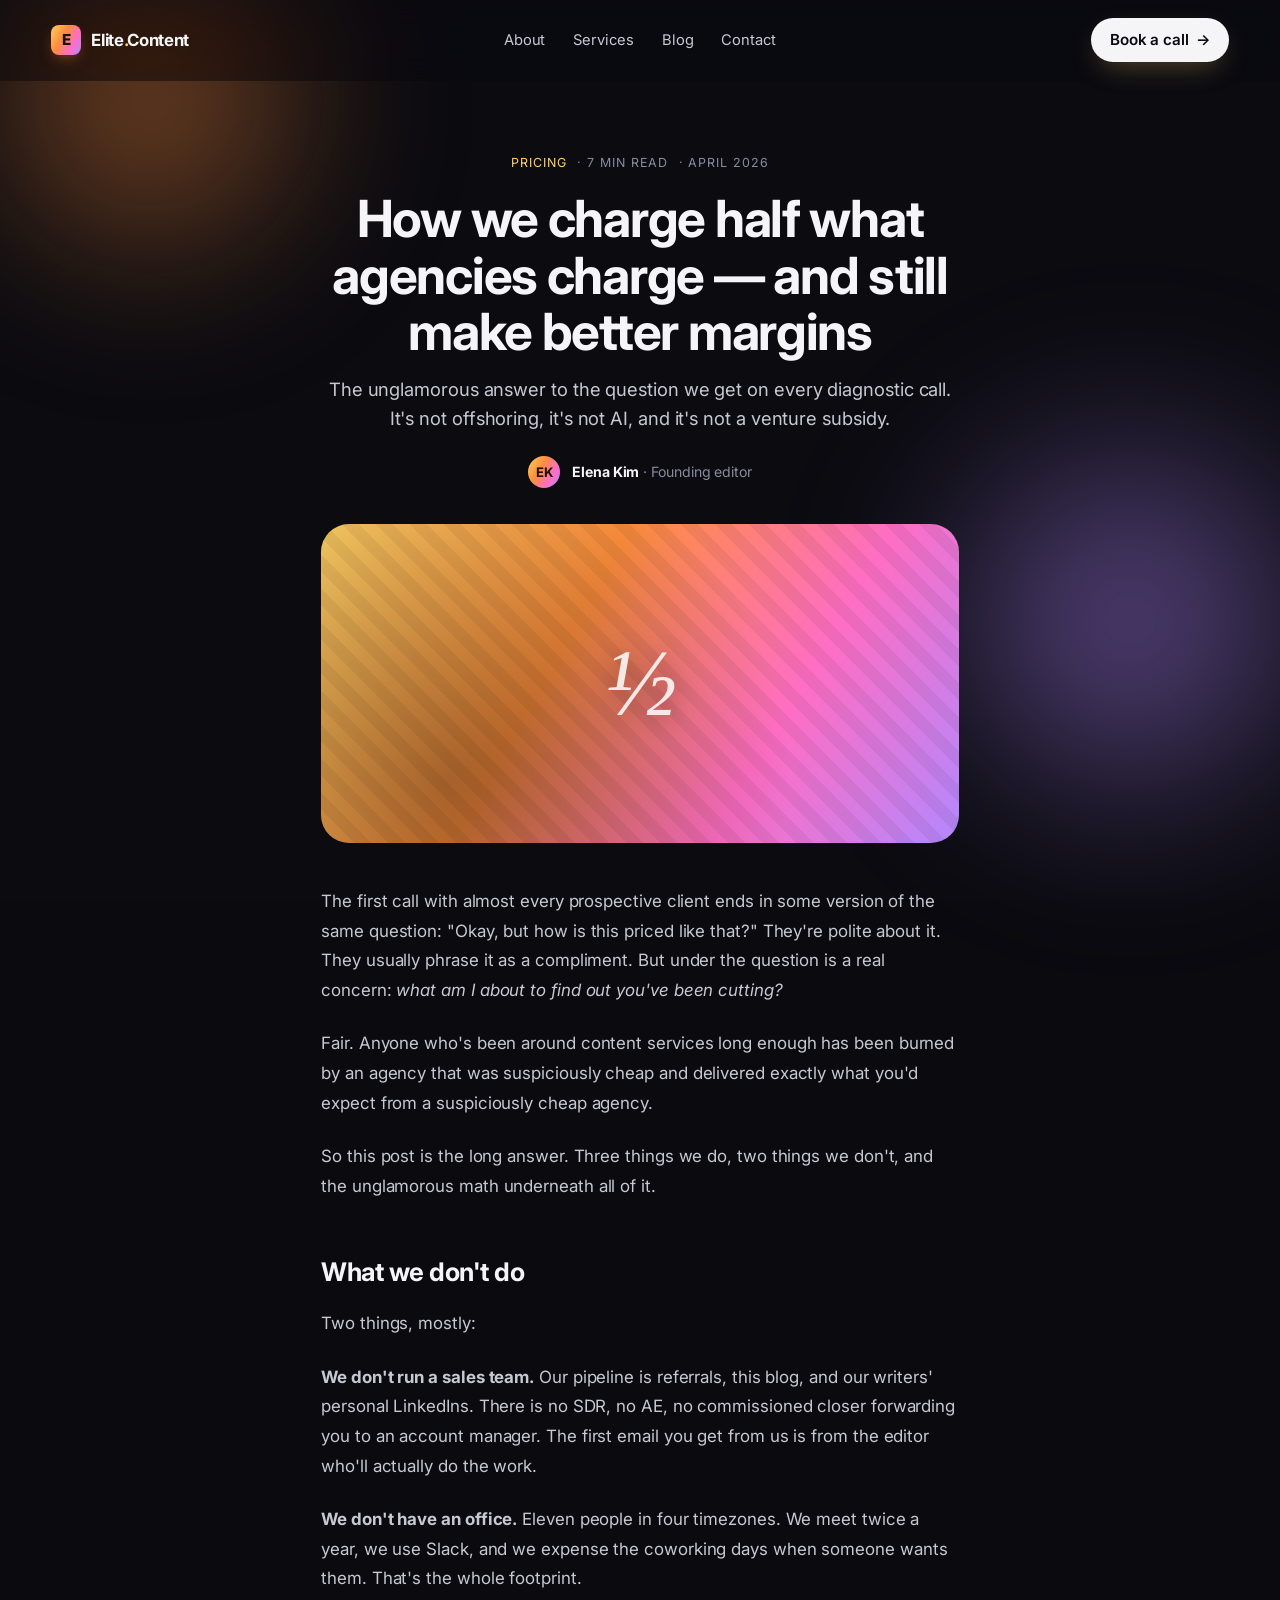
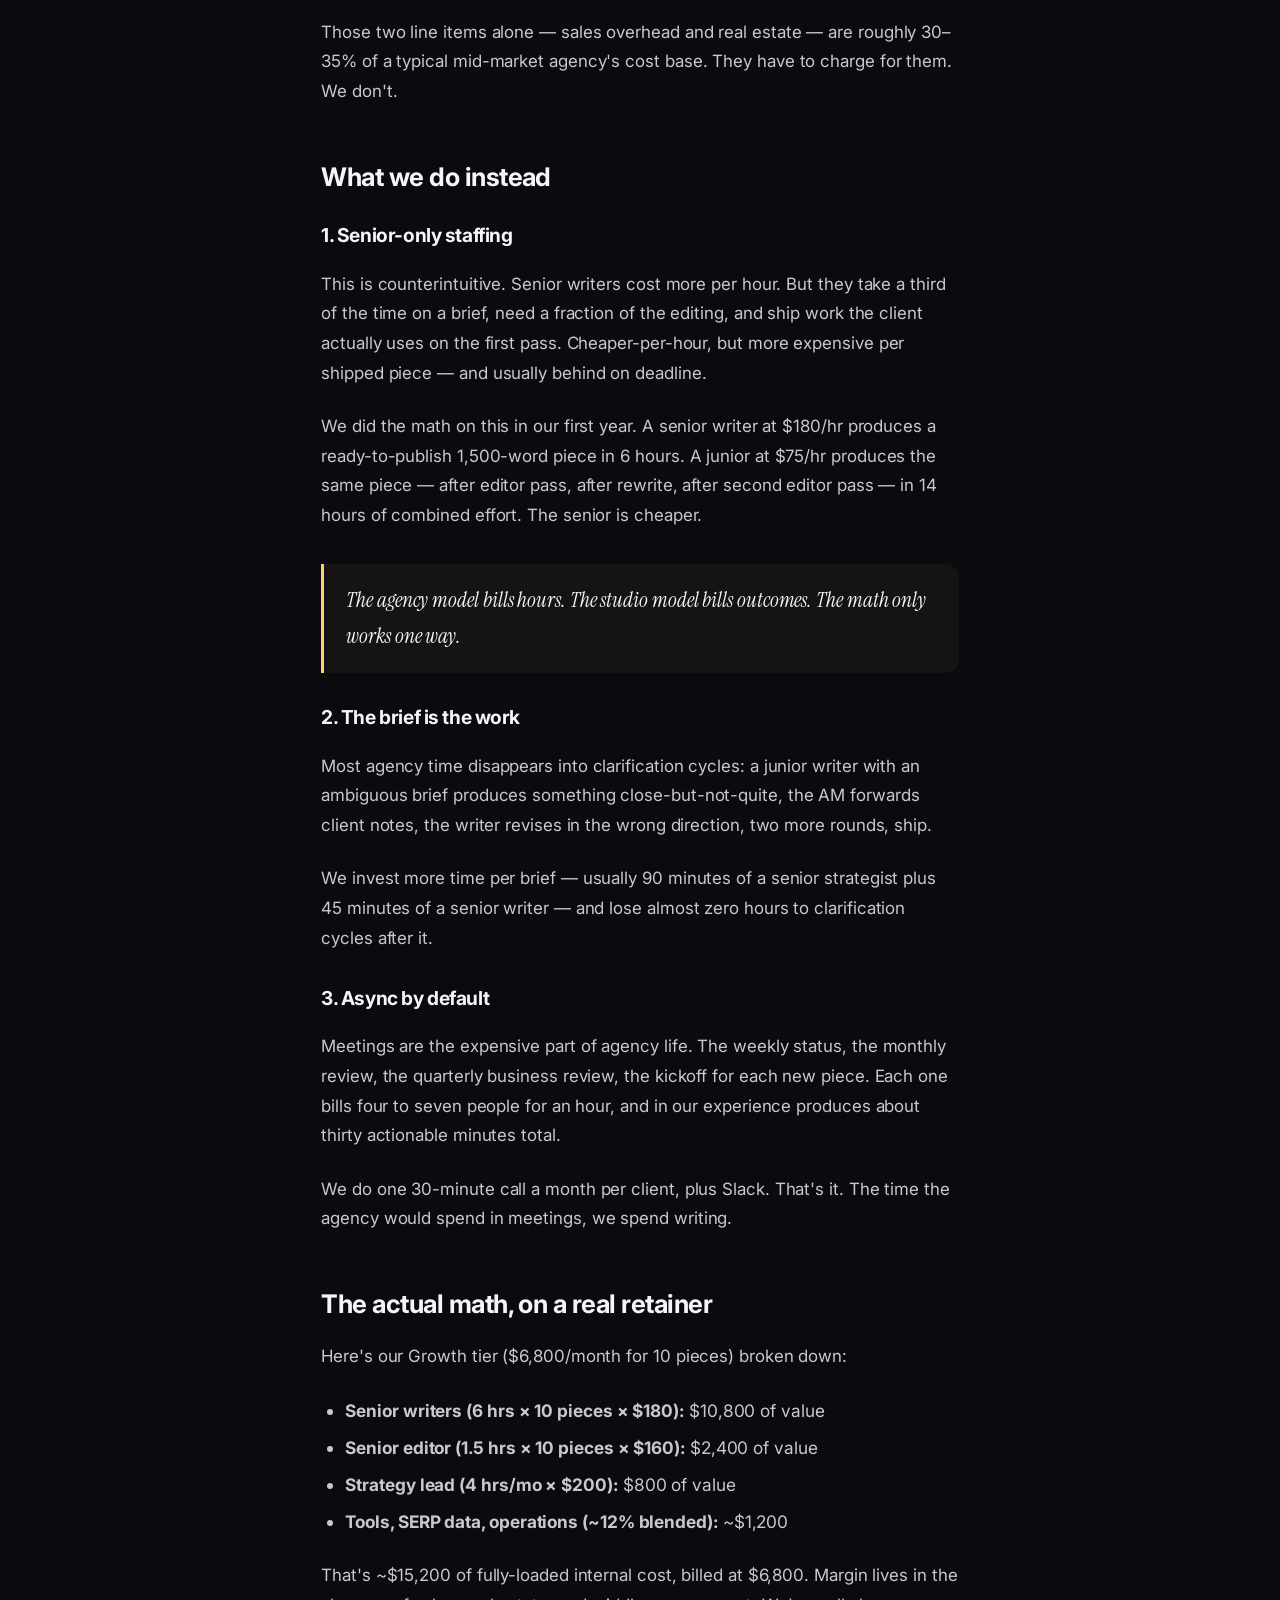
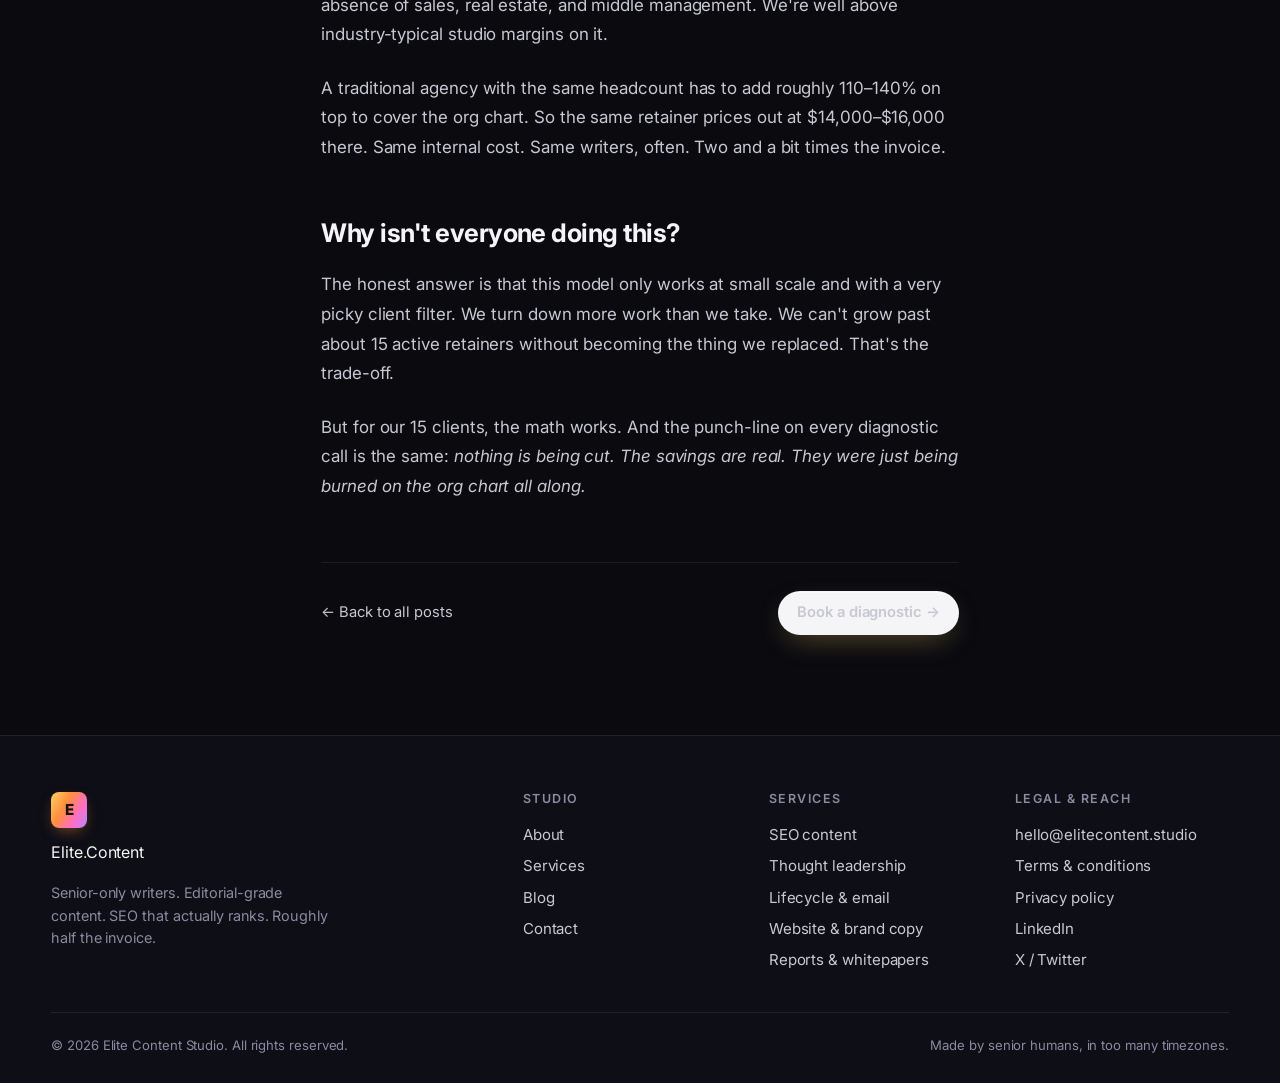
<file: blog/half-the-price-twice-the-output.html>
<!doctype html>
<html lang="en">
  <head>
    <meta charset="utf-8" />
    <meta name="viewport" content="width=device-width, initial-scale=1, viewport-fit=cover" />
    <meta name="theme-color" content="#0a0a0f" />
    <title>How we charge half what agencies charge — Elite Content</title>
    <meta
      name="description"
      content="The unglamorous answer to the question we get on every diagnostic call. It's not offshoring, it's not AI, and it's not a venture subsidy."
    />
    <link rel="preconnect" href="https://fonts.googleapis.com" />
    <link rel="preconnect" href="https://fonts.gstatic.com" crossorigin />
    <link
      href="https://fonts.googleapis.com/css2?family=Instrument+Serif:ital@0;1&family=Inter:wght@300;400;500;600;700;800&display=swap"
      rel="stylesheet"
    />
    <link rel="stylesheet" href="/styles.css" />
    <link rel="manifest" href="/manifest.webmanifest" />
    <link rel="icon" type="image/svg+xml" href="/icons/icon.svg" />
    <link rel="icon" type="image/png" sizes="64x64" href="/icons/favicon-64.png" />
    <link rel="apple-touch-icon" href="/icons/icon-192.png" />
    <meta name="application-name" content="Elite Content" />
    <meta name="apple-mobile-web-app-title" content="Elite Content" />
    <meta name="apple-mobile-web-app-capable" content="yes" />
    <meta name="apple-mobile-web-app-status-bar-style" content="black-translucent" />
    <meta name="mobile-web-app-capable" content="yes" />
  </head>
  <body>
    <div class="grain" aria-hidden="true"></div>
    <div class="glow glow--a" aria-hidden="true"></div>
    <div class="glow glow--b" aria-hidden="true"></div>

    <header class="nav">
      <a href="/" class="brand" aria-label="Elite Content Writing home">
        <span class="brand-mark">E</span>
        <span class="brand-text">Elite<span class="brand-dot">.</span>Content</span>
      </a>
      <nav class="nav-links" aria-label="Primary">
        <a href="/about.html">About</a>
        <a href="/services.html">Services</a>
        <a href="/blog.html" aria-current="page">Blog</a>
        <a href="/contact.html">Contact</a>
      </nav>
      <div class="nav-cta">
        <a href="/contact.html" class="btn btn-primary">Book a call <span aria-hidden="true">→</span></a>
      </div>
      <button class="nav-toggle" aria-label="Open menu" aria-expanded="false">
        <span></span><span></span><span></span>
      </button>
    </header>

    <main>
      <article class="post">
        <header class="post-header">
          <div class="post-meta">
            <span class="post-tag">Pricing</span>
            <span>· 7 min read</span>
            <span>· April 2026</span>
          </div>
          <h1>How we charge half what agencies charge — and still make better margins</h1>
          <p class="post-lede">
            The unglamorous answer to the question we get on every diagnostic call. It's not
            offshoring, it's not AI, and it's not a venture subsidy.
          </p>
          <div class="post-byline">
            <div class="proof-avatar">EK</div>
            <span><strong style="color: var(--ink);">Elena Kim</strong> · Founding editor</span>
          </div>
        </header>

        <div class="post-cover-hero post-cover">
          <div class="cover-glyph">½</div>
        </div>

        <div class="post-content">
          <p>
            The first call with almost every prospective client ends in some version of the same
            question: "Okay, but how is this priced like that?" They're polite about it. They
            usually phrase it as a compliment. But under the question is a real concern: <em>what
            am I about to find out you've been cutting?</em>
          </p>
          <p>
            Fair. Anyone who's been around content services long enough has been burned by an
            agency that was suspiciously cheap and delivered exactly what you'd expect from a
            suspiciously cheap agency.
          </p>
          <p>
            So this post is the long answer. Three things we do, two things we don't, and the
            unglamorous math underneath all of it.
          </p>

          <h2>What we don't do</h2>
          <p>
            Two things, mostly:
          </p>
          <p>
            <strong>We don't run a sales team.</strong> Our pipeline is referrals, this blog, and
            our writers' personal LinkedIns. There is no SDR, no AE, no commissioned closer
            forwarding you to an account manager. The first email you get from us is from the
            editor who'll actually do the work.
          </p>
          <p>
            <strong>We don't have an office.</strong> Eleven people in four timezones. We meet
            twice a year, we use Slack, and we expense the coworking days when someone wants them.
            That's the whole footprint.
          </p>
          <p>
            Those two line items alone — sales overhead and real estate — are roughly 30–35% of a
            typical mid-market agency's cost base. They have to charge for them. We don't.
          </p>

          <h2>What we do instead</h2>

          <h3>1. Senior-only staffing</h3>
          <p>
            This is counterintuitive. Senior writers cost more per hour. But they take a third of
            the time on a brief, need a fraction of the editing, and ship work the client actually
            uses on the first pass. Cheaper-per-hour, but more expensive per shipped piece — and
            usually behind on deadline.
          </p>
          <p>
            We did the math on this in our first year. A senior writer at $180/hr produces a
            ready-to-publish 1,500-word piece in 6 hours. A junior at $75/hr produces the same
            piece — after editor pass, after rewrite, after second editor pass — in 14 hours of
            combined effort. The senior is cheaper.
          </p>

          <blockquote>
            The agency model bills hours. The studio model bills outcomes. The math only works one
            way.
          </blockquote>

          <h3>2. The brief is the work</h3>
          <p>
            Most agency time disappears into clarification cycles: a junior writer with an
            ambiguous brief produces something close-but-not-quite, the AM forwards client notes,
            the writer revises in the wrong direction, two more rounds, ship.
          </p>
          <p>
            We invest more time per brief — usually 90 minutes of a senior strategist plus 45
            minutes of a senior writer — and lose almost zero hours to clarification cycles after
            it.
          </p>

          <h3>3. Async by default</h3>
          <p>
            Meetings are the expensive part of agency life. The weekly status, the monthly review,
            the quarterly business review, the kickoff for each new piece. Each one bills four to
            seven people for an hour, and in our experience produces about thirty actionable
            minutes total.
          </p>
          <p>
            We do one 30-minute call a month per client, plus Slack. That's it. The time the
            agency would spend in meetings, we spend writing.
          </p>

          <h2>The actual math, on a real retainer</h2>
          <p>
            Here's our Growth tier ($6,800/month for 10 pieces) broken down:
          </p>
          <ul>
            <li><strong>Senior writers (6 hrs × 10 pieces × $180):</strong> $10,800 of value</li>
            <li><strong>Senior editor (1.5 hrs × 10 pieces × $160):</strong> $2,400 of value</li>
            <li><strong>Strategy lead (4 hrs/mo × $200):</strong> $800 of value</li>
            <li><strong>Tools, SERP data, operations (~12% blended):</strong> ~$1,200</li>
          </ul>
          <p>
            That's ~$15,200 of fully-loaded internal cost, billed at $6,800. Margin lives in the
            absence of sales, real estate, and middle management. We're well above industry-typical
            studio margins on it.
          </p>
          <p>
            A traditional agency with the same headcount has to add roughly 110–140% on top to
            cover the org chart. So the same retainer prices out at $14,000–$16,000 there. Same
            internal cost. Same writers, often. Two and a bit times the invoice.
          </p>

          <h2>Why isn't everyone doing this?</h2>
          <p>
            The honest answer is that this model only works at small scale and with a very picky
            client filter. We turn down more work than we take. We can't grow past about 15 active
            retainers without becoming the thing we replaced. That's the trade-off.
          </p>
          <p>
            But for our 15 clients, the math works. And the punch-line on every diagnostic call is
            the same: <em>nothing is being cut. The savings are real. They were just being burned
            on the org chart all along.</em>
          </p>
        </div>

        <div class="post-foot">
          <a href="/blog.html">← Back to all posts</a>
          <a href="/contact.html" class="btn btn-primary">Book a diagnostic →</a>
        </div>
      </article>
    </main>

    <footer class="foot">
      <div class="foot-top">
        <div class="foot-brand">
          <span class="brand-mark">E</span>
          <span class="brand-text">Elite<span class="brand-dot">.</span>Content</span>
          <p>
            Senior-only writers. Editorial-grade content. SEO that actually ranks. Roughly half the
            invoice.
          </p>
        </div>
        <div class="foot-cols">
          <div>
            <h4>Studio</h4>
            <a href="/about.html">About</a>
            <a href="/services.html">Services</a>
            <a href="/blog.html">Blog</a>
            <a href="/contact.html">Contact</a>
          </div>
          <div>
            <h4>Services</h4>
            <a href="/services.html#seo">SEO content</a>
            <a href="/services.html#thought-leadership">Thought leadership</a>
            <a href="/services.html#lifecycle">Lifecycle &amp; email</a>
            <a href="/services.html#brand">Website &amp; brand copy</a>
            <a href="/services.html#editorial">Reports &amp; whitepapers</a>
          </div>
          <div>
            <h4>Legal &amp; reach</h4>
            <a href="mailto:hello@elitecontent.studio">hello@elitecontent.studio</a>
            <a href="/terms.html">Terms &amp; conditions</a>
            <a href="/privacy.html">Privacy policy</a>
            <a href="#">LinkedIn</a>
            <a href="#">X / Twitter</a>
          </div>
        </div>
      </div>
      <div class="foot-bot">
        <span>© <span id="year"></span> Elite Content Studio. All rights reserved.</span>
        <span>Made by senior humans, in too many timezones.</span>
      </div>
    </footer>

    <script src="/script.js"></script>
  </body>
</html>
</file>
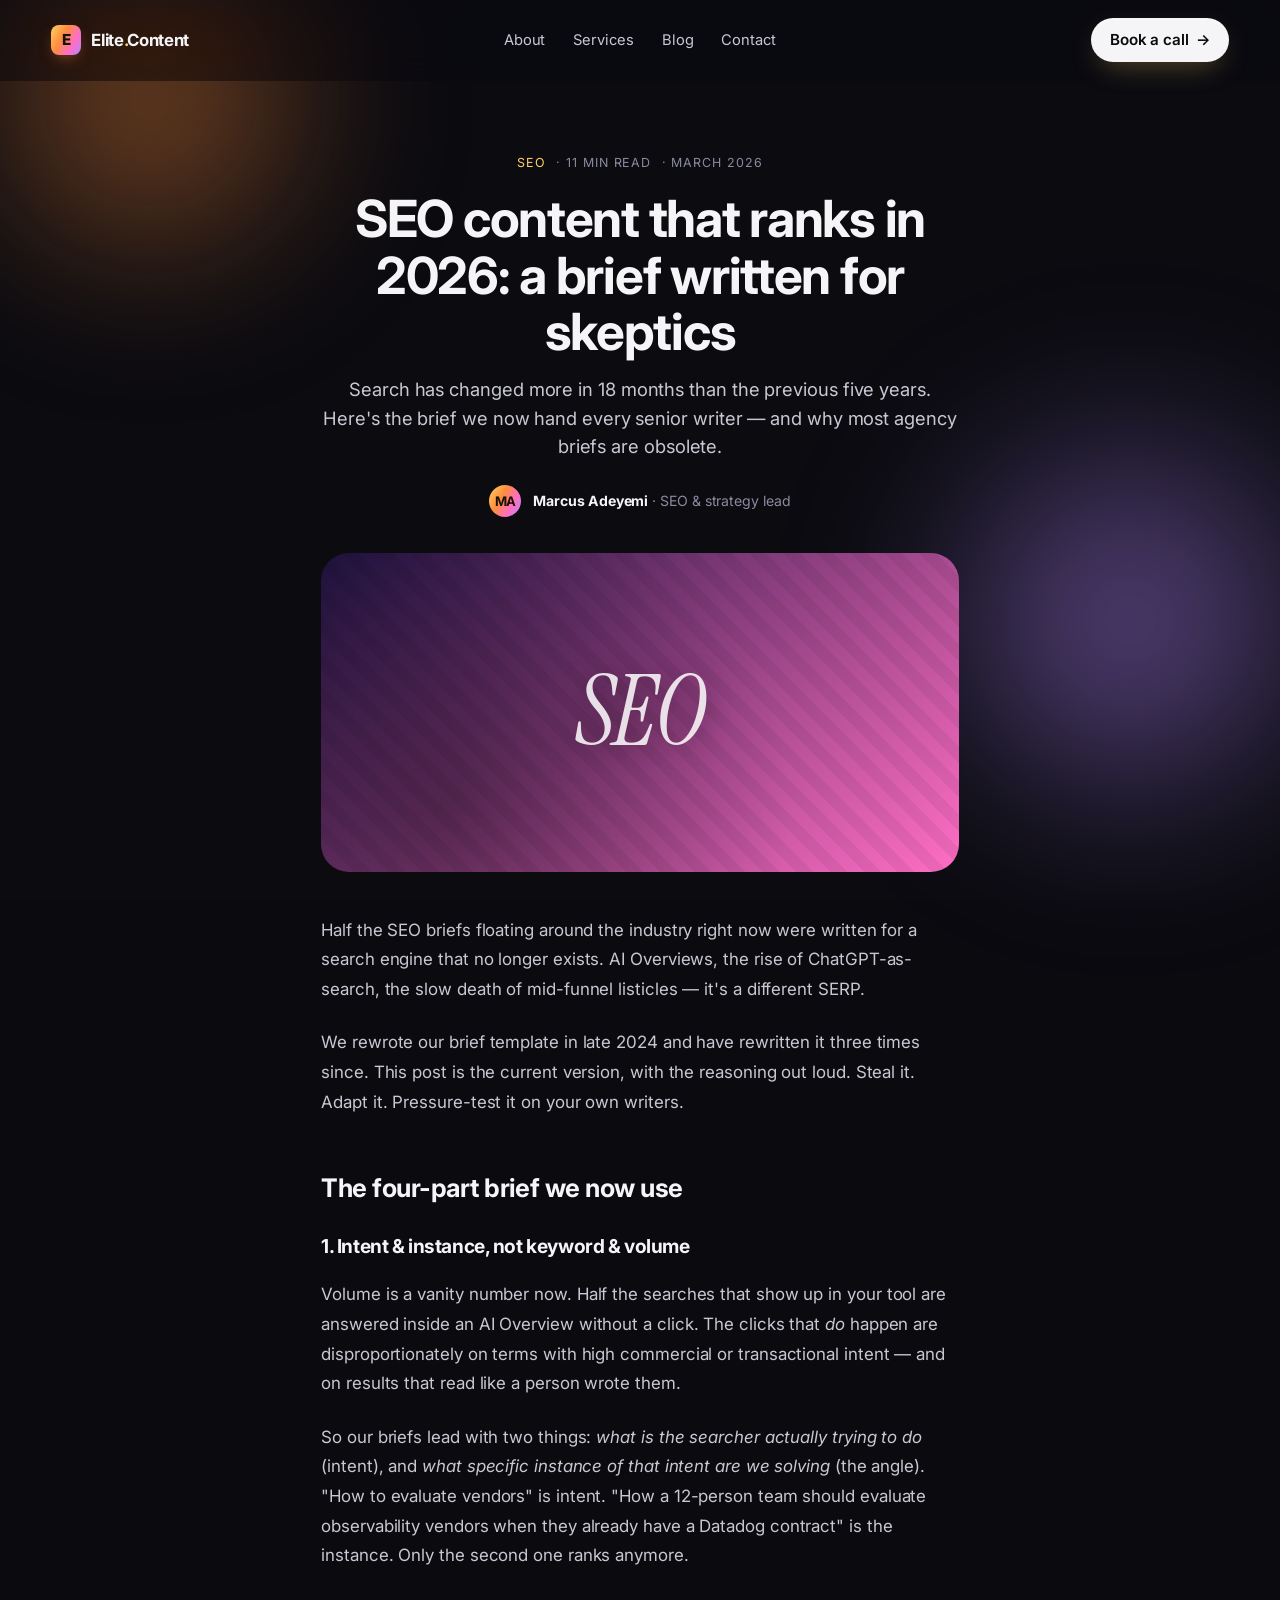
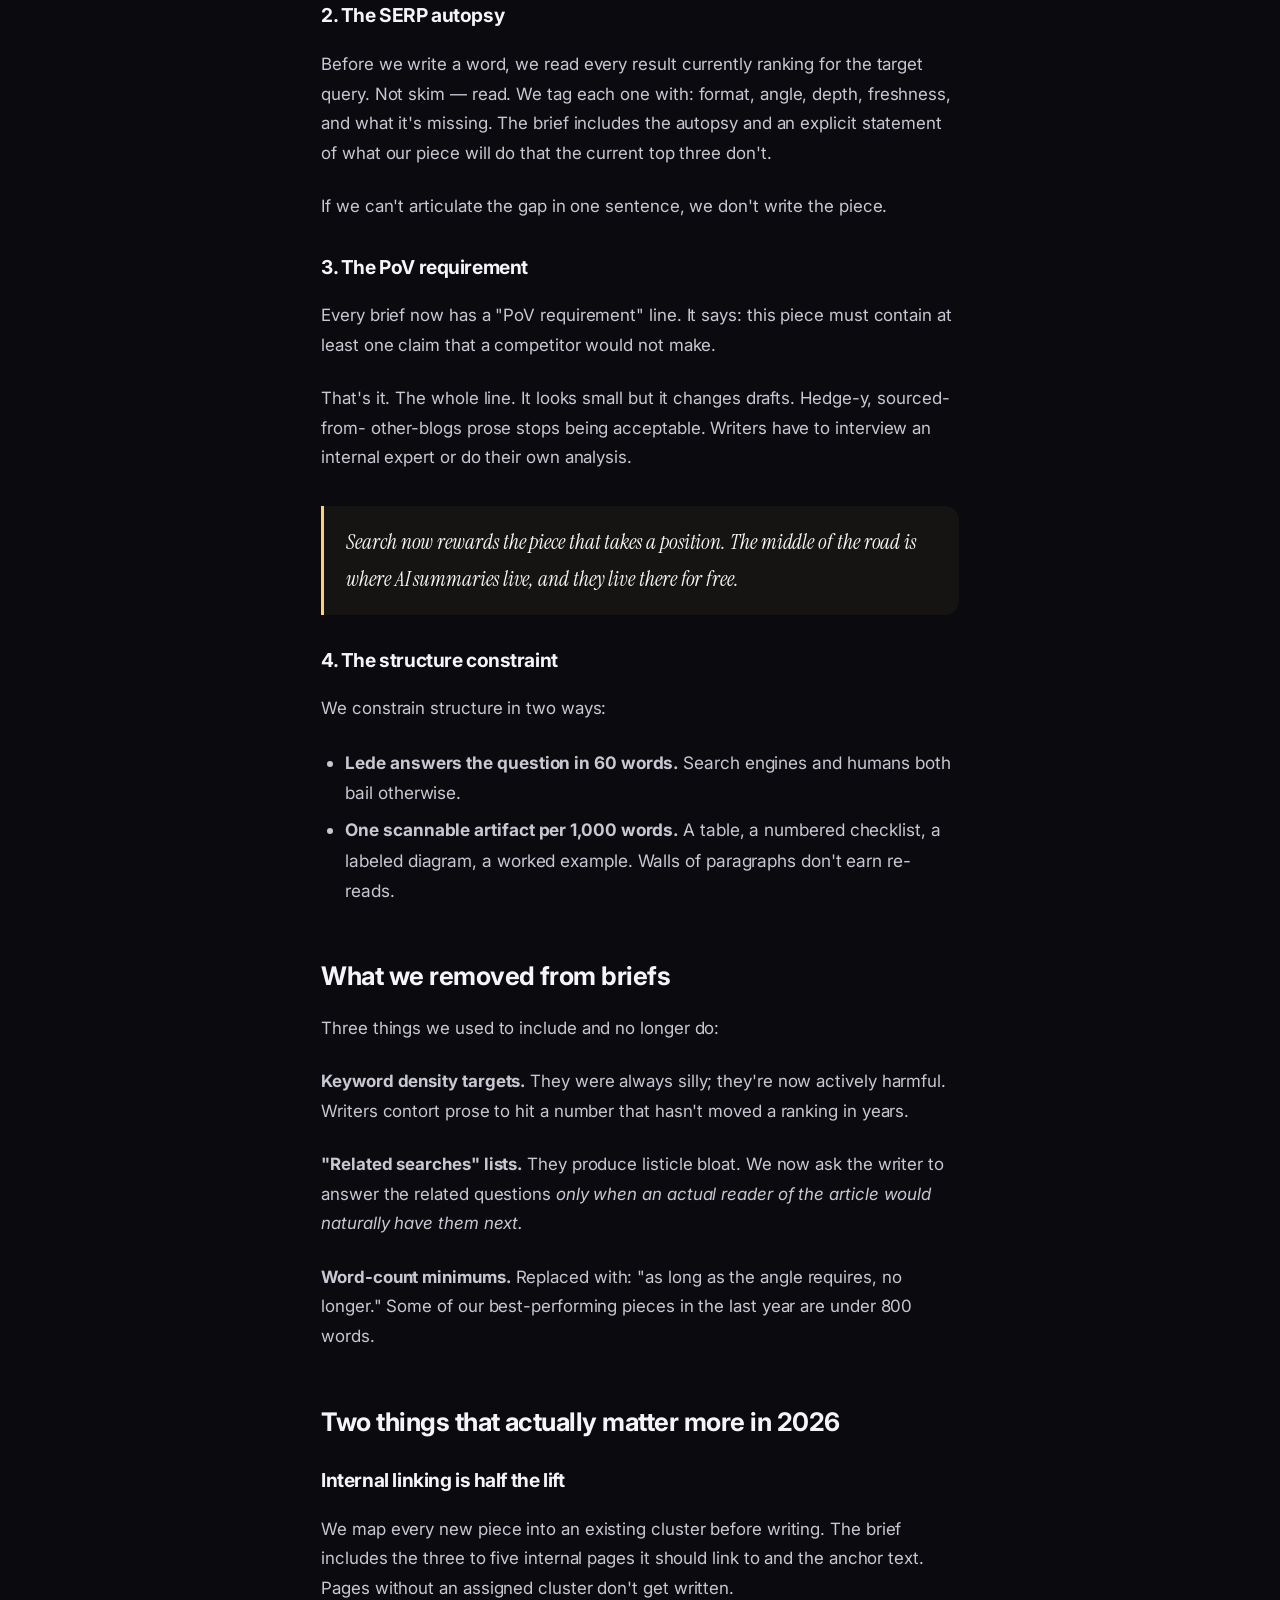
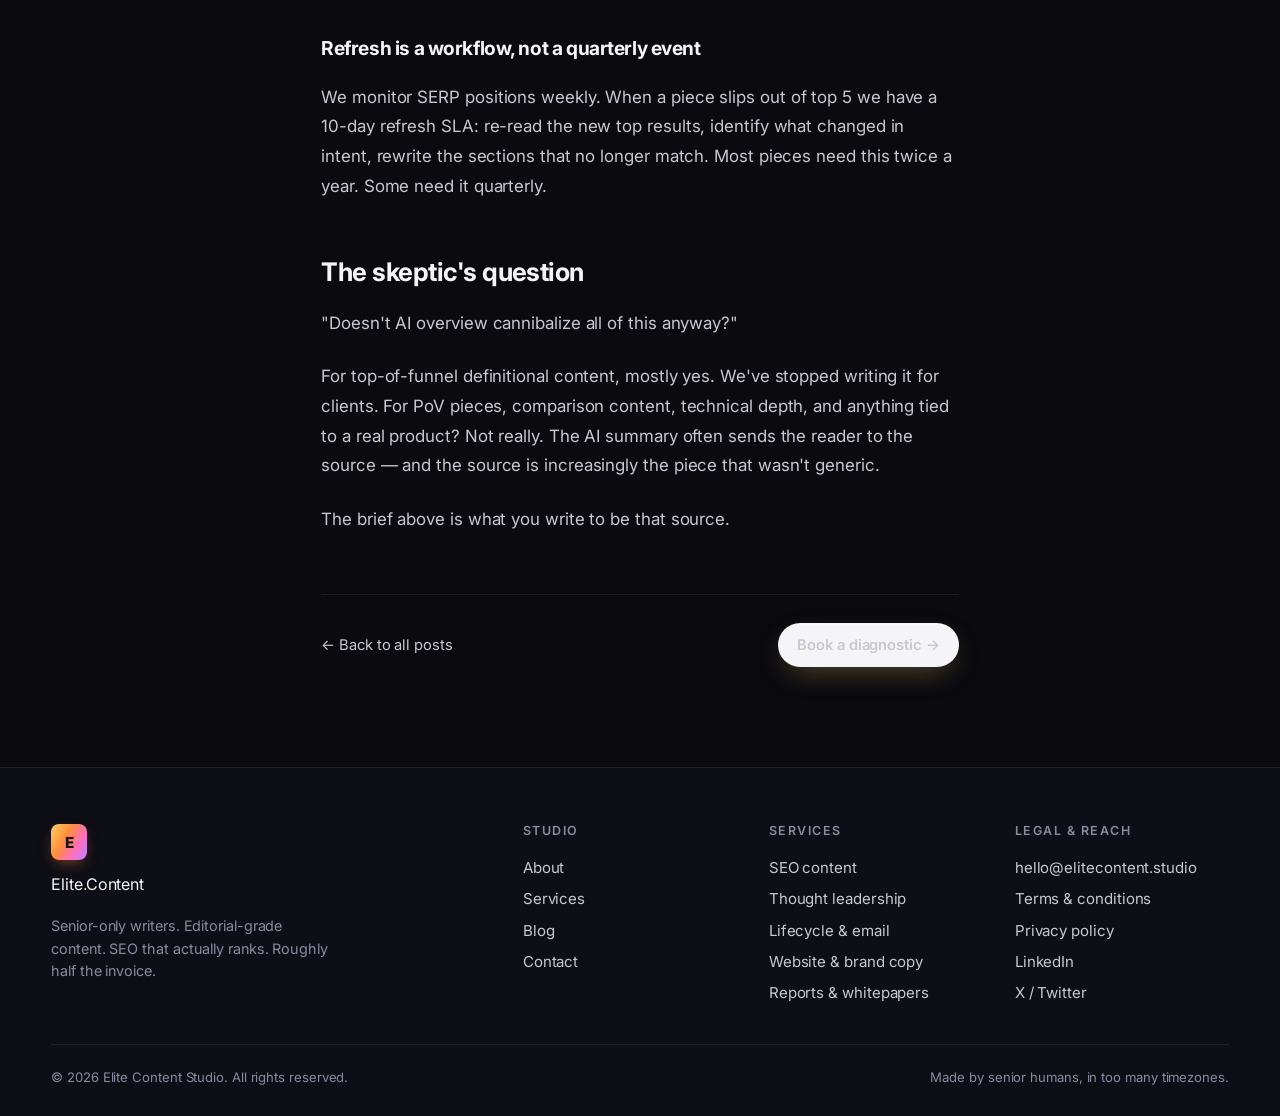
<file: blog/seo-content-that-ranks-in-2026.html>
<!doctype html>
<html lang="en">
  <head>
    <meta charset="utf-8" />
    <meta name="viewport" content="width=device-width, initial-scale=1, viewport-fit=cover" />
    <meta name="theme-color" content="#0a0a0f" />
    <title>SEO content that ranks in 2026 — Elite Content</title>
    <meta
      name="description"
      content="Search has changed more in 18 months than the previous five years. Here's the brief we hand every senior writer."
    />
    <link rel="preconnect" href="https://fonts.googleapis.com" />
    <link rel="preconnect" href="https://fonts.gstatic.com" crossorigin />
    <link
      href="https://fonts.googleapis.com/css2?family=Instrument+Serif:ital@0;1&family=Inter:wght@300;400;500;600;700;800&display=swap"
      rel="stylesheet"
    />
    <link rel="stylesheet" href="/styles.css" />
    <link rel="manifest" href="/manifest.webmanifest" />
    <link rel="icon" type="image/svg+xml" href="/icons/icon.svg" />
    <link rel="icon" type="image/png" sizes="64x64" href="/icons/favicon-64.png" />
    <link rel="apple-touch-icon" href="/icons/icon-192.png" />
    <meta name="application-name" content="Elite Content" />
    <meta name="apple-mobile-web-app-title" content="Elite Content" />
    <meta name="apple-mobile-web-app-capable" content="yes" />
    <meta name="apple-mobile-web-app-status-bar-style" content="black-translucent" />
    <meta name="mobile-web-app-capable" content="yes" />
  </head>
  <body>
    <div class="grain" aria-hidden="true"></div>
    <div class="glow glow--a" aria-hidden="true"></div>
    <div class="glow glow--b" aria-hidden="true"></div>

    <header class="nav">
      <a href="/" class="brand" aria-label="Elite Content Writing home">
        <span class="brand-mark">E</span>
        <span class="brand-text">Elite<span class="brand-dot">.</span>Content</span>
      </a>
      <nav class="nav-links" aria-label="Primary">
        <a href="/about.html">About</a>
        <a href="/services.html">Services</a>
        <a href="/blog.html" aria-current="page">Blog</a>
        <a href="/contact.html">Contact</a>
      </nav>
      <div class="nav-cta">
        <a href="/contact.html" class="btn btn-primary">Book a call <span aria-hidden="true">→</span></a>
      </div>
      <button class="nav-toggle" aria-label="Open menu" aria-expanded="false">
        <span></span><span></span><span></span>
      </button>
    </header>

    <main>
      <article class="post">
        <header class="post-header">
          <div class="post-meta">
            <span class="post-tag">SEO</span>
            <span>· 11 min read</span>
            <span>· March 2026</span>
          </div>
          <h1>SEO content that ranks in 2026: a brief written for skeptics</h1>
          <p class="post-lede">
            Search has changed more in 18 months than the previous five years. Here's the brief we
            now hand every senior writer — and why most agency briefs are obsolete.
          </p>
          <div class="post-byline">
            <div class="proof-avatar">MA</div>
            <span><strong style="color: var(--ink);">Marcus Adeyemi</strong> · SEO &amp; strategy lead</span>
          </div>
        </header>

        <div class="post-cover-hero post-cover cover--b">
          <div class="cover-glyph">SEO</div>
        </div>

        <div class="post-content">
          <p>
            Half the SEO briefs floating around the industry right now were written for a search
            engine that no longer exists. AI Overviews, the rise of ChatGPT-as-search, the slow
            death of mid-funnel listicles — it's a different SERP.
          </p>
          <p>
            We rewrote our brief template in late 2024 and have rewritten it three times since.
            This post is the current version, with the reasoning out loud. Steal it. Adapt it.
            Pressure-test it on your own writers.
          </p>

          <h2>The four-part brief we now use</h2>

          <h3>1. Intent &amp; instance, not keyword &amp; volume</h3>
          <p>
            Volume is a vanity number now. Half the searches that show up in your tool are answered
            inside an AI Overview without a click. The clicks that <em>do</em> happen are
            disproportionately on terms with high commercial or transactional intent — and on
            results that read like a person wrote them.
          </p>
          <p>
            So our briefs lead with two things: <em>what is the searcher actually trying to do</em>
            (intent), and <em>what specific instance of that intent are we solving</em> (the
            angle). "How to evaluate vendors" is intent. "How a 12-person team should evaluate
            observability vendors when they already have a Datadog contract" is the instance. Only
            the second one ranks anymore.
          </p>

          <h3>2. The SERP autopsy</h3>
          <p>
            Before we write a word, we read every result currently ranking for the target query.
            Not skim — read. We tag each one with: format, angle, depth, freshness, and what it's
            missing. The brief includes the autopsy and an explicit statement of what our piece
            will do that the current top three don't.
          </p>
          <p>
            If we can't articulate the gap in one sentence, we don't write the piece.
          </p>

          <h3>3. The PoV requirement</h3>
          <p>
            Every brief now has a "PoV requirement" line. It says: this piece must contain at
            least one claim that a competitor would not make.
          </p>
          <p>
            That's it. The whole line. It looks small but it changes drafts. Hedge-y, sourced-from-
            other-blogs prose stops being acceptable. Writers have to interview an internal expert
            or do their own analysis.
          </p>

          <blockquote>
            Search now rewards the piece that takes a position. The middle of the road is where
            AI summaries live, and they live there for free.
          </blockquote>

          <h3>4. The structure constraint</h3>
          <p>
            We constrain structure in two ways:
          </p>
          <ul>
            <li>
              <strong>Lede answers the question in 60 words.</strong> Search engines and humans
              both bail otherwise.
            </li>
            <li>
              <strong>One scannable artifact per 1,000 words.</strong> A table, a numbered
              checklist, a labeled diagram, a worked example. Walls of paragraphs don't earn
              re-reads.
            </li>
          </ul>

          <h2>What we removed from briefs</h2>
          <p>
            Three things we used to include and no longer do:
          </p>
          <p>
            <strong>Keyword density targets.</strong> They were always silly; they're now actively
            harmful. Writers contort prose to hit a number that hasn't moved a ranking in years.
          </p>
          <p>
            <strong>"Related searches" lists.</strong> They produce listicle bloat. We now ask the
            writer to answer the related questions <em>only when an actual reader of the article
            would naturally have them next.</em>
          </p>
          <p>
            <strong>Word-count minimums.</strong> Replaced with: "as long as the angle requires, no
            longer." Some of our best-performing pieces in the last year are under 800 words.
          </p>

          <h2>Two things that actually matter more in 2026</h2>

          <h3>Internal linking is half the lift</h3>
          <p>
            We map every new piece into an existing cluster before writing. The brief includes the
            three to five internal pages it should link to and the anchor text. Pages without an
            assigned cluster don't get written.
          </p>

          <h3>Refresh is a workflow, not a quarterly event</h3>
          <p>
            We monitor SERP positions weekly. When a piece slips out of top 5 we have a 10-day
            refresh SLA: re-read the new top results, identify what changed in intent, rewrite the
            sections that no longer match. Most pieces need this twice a year. Some need it
            quarterly.
          </p>

          <h2>The skeptic's question</h2>
          <p>
            "Doesn't AI overview cannibalize all of this anyway?"
          </p>
          <p>
            For top-of-funnel definitional content, mostly yes. We've stopped writing it for
            clients. For PoV pieces, comparison content, technical depth, and anything tied to a
            real product? Not really. The AI summary often sends the reader to the source — and
            the source is increasingly the piece that wasn't generic.
          </p>
          <p>
            The brief above is what you write to be that source.
          </p>
        </div>

        <div class="post-foot">
          <a href="/blog.html">← Back to all posts</a>
          <a href="/contact.html" class="btn btn-primary">Book a diagnostic →</a>
        </div>
      </article>
    </main>

    <footer class="foot">
      <div class="foot-top">
        <div class="foot-brand">
          <span class="brand-mark">E</span>
          <span class="brand-text">Elite<span class="brand-dot">.</span>Content</span>
          <p>
            Senior-only writers. Editorial-grade content. SEO that actually ranks. Roughly half the
            invoice.
          </p>
        </div>
        <div class="foot-cols">
          <div>
            <h4>Studio</h4>
            <a href="/about.html">About</a>
            <a href="/services.html">Services</a>
            <a href="/blog.html">Blog</a>
            <a href="/contact.html">Contact</a>
          </div>
          <div>
            <h4>Services</h4>
            <a href="/services.html#seo">SEO content</a>
            <a href="/services.html#thought-leadership">Thought leadership</a>
            <a href="/services.html#lifecycle">Lifecycle &amp; email</a>
            <a href="/services.html#brand">Website &amp; brand copy</a>
            <a href="/services.html#editorial">Reports &amp; whitepapers</a>
          </div>
          <div>
            <h4>Legal &amp; reach</h4>
            <a href="mailto:hello@elitecontent.studio">hello@elitecontent.studio</a>
            <a href="/terms.html">Terms &amp; conditions</a>
            <a href="/privacy.html">Privacy policy</a>
            <a href="#">LinkedIn</a>
            <a href="#">X / Twitter</a>
          </div>
        </div>
      </div>
      <div class="foot-bot">
        <span>© <span id="year"></span> Elite Content Studio. All rights reserved.</span>
        <span>Made by senior humans, in too many timezones.</span>
      </div>
    </footer>

    <script src="/script.js"></script>
  </body>
</html>
</file>
<file: styles.css>
/* ============================================================
   Elite Content — design system
   ============================================================ */
:root {
  --bg: #0a0a0f;
  --bg-2: #0e0e16;
  --surface: #12121d;
  --surface-2: #171723;
  --line: rgba(255, 255, 255, 0.08);
  --line-2: rgba(255, 255, 255, 0.14);
  --ink: #f5f5f7;
  --ink-2: #c8c8d3;
  --muted: #8a8aa0;
  --muted-2: #5e5e74;

  --brand: #ffd166;
  --brand-2: #ff8e3c;
  --accent: #b388ff;
  --accent-2: #66e0ff;

  --grad: linear-gradient(120deg, #ffd166 0%, #ff8e3c 38%, #ff6ec4 70%, #b388ff 100%);
  --grad-soft: linear-gradient(120deg, rgba(255, 209, 102, 0.15), rgba(179, 136, 255, 0.15));

  --r-sm: 10px;
  --r-md: 14px;
  --r-lg: 22px;
  --r-xl: 28px;

  --shadow-sm: 0 1px 0 rgba(255, 255, 255, 0.05) inset, 0 1px 2px rgba(0, 0, 0, 0.4);
  --shadow-md: 0 20px 50px -20px rgba(0, 0, 0, 0.6), 0 1px 0 rgba(255, 255, 255, 0.04) inset;
  --shadow-lg: 0 40px 80px -30px rgba(0, 0, 0, 0.7), 0 1px 0 rgba(255, 255, 255, 0.05) inset;

  --max: 1200px;
  --pad: clamp(20px, 4vw, 56px);

  --serif: "Instrument Serif", "Iowan Old Style", "Georgia", serif;
  --sans: "Inter", system-ui, -apple-system, "Segoe UI", Roboto, sans-serif;
}

* {
  box-sizing: border-box;
}
html,
body {
  margin: 0;
  padding: 0;
}
html {
  scroll-behavior: smooth;
  -webkit-text-size-adjust: 100%;
}
body {
  background: var(--bg);
  color: var(--ink);
  font-family: var(--sans);
  font-size: 16px;
  line-height: 1.55;
  font-weight: 400;
  letter-spacing: -0.005em;
  overflow-x: clip;
  -webkit-font-smoothing: antialiased;
  text-rendering: optimizeLegibility;
}
img,
svg {
  max-width: 100%;
  display: block;
}
a {
  color: inherit;
  text-decoration: none;
}
::selection {
  background: var(--brand);
  color: #1a1100;
}

/* Decorative layers */
.grain {
  position: fixed;
  inset: 0;
  pointer-events: none;
  z-index: 1;
  opacity: 0.06;
  mix-blend-mode: overlay;
  background-image: url("data:image/svg+xml;utf8,<svg xmlns='http://www.w3.org/2000/svg' width='160' height='160'><filter id='n'><feTurbulence type='fractalNoise' baseFrequency='0.9' numOctaves='2' stitchTiles='stitch'/><feColorMatrix values='0 0 0 0 1  0 0 0 0 1  0 0 0 0 1  0 0 0 0.7 0'/></filter><rect width='100%25' height='100%25' filter='url(%23n)'/></svg>");
}
.glow {
  position: fixed;
  pointer-events: none;
  z-index: 0;
  filter: blur(80px);
  opacity: 0.55;
}
.glow--a {
  top: -200px;
  left: -150px;
  width: 600px;
  height: 600px;
  background: radial-gradient(closest-side, #ff8e3c 0%, transparent 70%);
}
.glow--b {
  top: 30%;
  right: -200px;
  width: 700px;
  height: 700px;
  background: radial-gradient(closest-side, #b388ff 0%, transparent 70%);
}

/* ============================================================
   Typography helpers
   ============================================================ */
h1,
h2,
h3,
h4 {
  font-weight: 700;
  letter-spacing: -0.022em;
  line-height: 1.08;
  margin: 0;
}
h1 {
  font-size: clamp(2.6rem, 6.4vw, 5.2rem);
}
h2 {
  font-size: clamp(2rem, 3.8vw, 3.2rem);
  letter-spacing: -0.025em;
}
h3 {
  font-size: 1.25rem;
}
p {
  margin: 0;
  color: var(--ink-2);
}
.serif {
  font-family: var(--serif);
  font-weight: 400;
}
.italic {
  font-style: italic;
}
.grad {
  background: var(--grad);
  -webkit-background-clip: text;
  background-clip: text;
  color: transparent;
}

/* ============================================================
   Buttons
   ============================================================ */
.btn {
  --h: 44px;
  display: inline-flex;
  align-items: center;
  justify-content: center;
  gap: 0.45em;
  height: var(--h);
  padding: 0 18px;
  border-radius: 999px;
  font-size: 0.95rem;
  font-weight: 600;
  letter-spacing: -0.005em;
  border: 1px solid transparent;
  cursor: pointer;
  transition: transform 0.18s ease, background 0.2s ease, color 0.2s ease,
    border-color 0.2s ease, box-shadow 0.2s ease;
  white-space: nowrap;
}
.btn:hover {
  transform: translateY(-1px);
}
.btn:active {
  transform: translateY(0);
}
.btn-lg {
  --h: 54px;
  padding: 0 26px;
  font-size: 1rem;
}
.btn-block {
  width: 100%;
}

.btn-primary {
  background: var(--ink);
  color: #0a0a0f;
  box-shadow: 0 1px 0 rgba(255, 255, 255, 0.4) inset, 0 10px 30px -10px rgba(255, 209, 102, 0.4);
}
.btn-primary:hover {
  background: #fff;
  box-shadow: 0 1px 0 rgba(255, 255, 255, 0.5) inset,
    0 14px 36px -10px rgba(255, 209, 102, 0.55);
}

.btn-ghost {
  background: transparent;
  color: var(--ink-2);
  border-color: transparent;
}
.btn-ghost:hover {
  color: var(--ink);
}

.btn-outline {
  background: transparent;
  color: var(--ink);
  border-color: var(--line-2);
}
.btn-outline:hover {
  border-color: var(--ink);
}

.btn-link {
  background: transparent;
  padding: 0 4px;
  color: var(--ink-2);
}
.btn-link:hover {
  color: var(--ink);
}
.btn-link::after {
  content: " →";
  transition: transform 0.2s ease;
  display: inline-block;
}
.btn-link:hover::after {
  transform: translateX(3px);
}

/* ============================================================
   Nav
   ============================================================ */
.nav {
  position: sticky;
  top: 0;
  z-index: 50;
  display: flex;
  align-items: center;
  justify-content: space-between;
  gap: 24px;
  padding: 18px var(--pad);
  background: rgba(10, 10, 15, 0.55);
  backdrop-filter: saturate(160%) blur(14px);
  -webkit-backdrop-filter: saturate(160%) blur(14px);
  border-bottom: 1px solid transparent;
  transition: border-color 0.2s ease, background 0.2s ease;
}
.nav.scrolled {
  border-color: var(--line);
  background: rgba(10, 10, 15, 0.78);
}
.brand {
  display: inline-flex;
  align-items: center;
  gap: 10px;
  font-weight: 700;
  letter-spacing: -0.02em;
  font-size: 1.05rem;
}
.brand-mark {
  width: 30px;
  height: 30px;
  display: grid;
  place-items: center;
  border-radius: 8px;
  background: var(--grad);
  color: #1a1100;
  font-weight: 800;
  font-size: 0.95rem;
  box-shadow: 0 6px 16px -6px rgba(255, 142, 60, 0.6);
}
.brand-dot {
  color: var(--brand);
}

.nav-links {
  display: flex;
  gap: 28px;
  font-size: 0.92rem;
  color: var(--ink-2);
}
.nav-links a {
  position: relative;
  padding: 6px 0;
}
.nav-links a:hover {
  color: var(--ink);
}
.nav-links a::after {
  content: "";
  position: absolute;
  left: 0;
  right: 100%;
  bottom: 0;
  height: 1px;
  background: var(--ink);
  transition: right 0.25s ease;
}
.nav-links a:hover::after {
  right: 0;
}

.nav-cta {
  display: flex;
  gap: 8px;
  align-items: center;
}

.nav-toggle {
  display: none;
  width: 40px;
  height: 40px;
  background: transparent;
  border: 1px solid var(--line);
  border-radius: 10px;
  cursor: pointer;
  padding: 0;
}
.nav-toggle span {
  display: block;
  width: 18px;
  height: 1.5px;
  background: var(--ink);
  margin: 4px auto;
  transition: transform 0.25s ease, opacity 0.25s ease;
}
.nav-toggle[aria-expanded="true"] span:nth-child(1) {
  transform: translateY(5.5px) rotate(45deg);
}
.nav-toggle[aria-expanded="true"] span:nth-child(2) {
  opacity: 0;
}
.nav-toggle[aria-expanded="true"] span:nth-child(3) {
  transform: translateY(-5.5px) rotate(-45deg);
}

@media (max-width: 900px) {
  .nav-links,
  .nav-cta {
    display: none;
  }
  .nav-toggle {
    display: block;
  }
  .nav.open .nav-links,
  .nav.open .nav-cta {
    display: flex;
    position: absolute;
    top: 100%;
    left: 0;
    right: 0;
    padding: 18px var(--pad);
    background: var(--bg-2);
    border-bottom: 1px solid var(--line);
    flex-direction: column;
    gap: 14px;
  }
  .nav.open .nav-cta {
    top: calc(100% + 220px);
    border-top: 1px solid var(--line);
  }
}

/* ============================================================
   Section primitives
   ============================================================ */
main {
  position: relative;
  z-index: 2;
}
section {
  padding: clamp(72px, 9vw, 120px) var(--pad);
  max-width: var(--max);
  margin: 0 auto;
  position: relative;
}
.section-head {
  max-width: 760px;
  margin-bottom: 56px;
}
.section-head.center {
  margin-left: auto;
  margin-right: auto;
  text-align: center;
}
.kicker {
  display: inline-flex;
  align-items: center;
  gap: 8px;
  padding: 6px 10px 6px 8px;
  border-radius: 999px;
  border: 1px solid var(--line);
  background: rgba(255, 255, 255, 0.02);
  font-size: 0.78rem;
  font-weight: 600;
  color: var(--ink-2);
  text-transform: uppercase;
  letter-spacing: 0.08em;
  margin-bottom: 18px;
}
.kicker::before {
  content: "";
  width: 6px;
  height: 6px;
  border-radius: 999px;
  background: var(--brand);
  box-shadow: 0 0 12px var(--brand);
}
.sub {
  margin-top: 14px;
  font-size: 1.1rem;
  color: var(--muted);
  max-width: 60ch;
}
.section-head.center .sub {
  margin-left: auto;
  margin-right: auto;
}

/* ============================================================
   Hero
   ============================================================ */
.hero {
  padding-top: clamp(48px, 7vw, 80px);
  padding-bottom: clamp(80px, 10vw, 140px);
  position: relative;
  overflow: visible;
}
.hero-inner {
  max-width: 980px;
  position: relative;
  z-index: 2;
}
.eyebrow {
  display: inline-flex;
  align-items: center;
  gap: 10px;
  padding: 8px 14px 8px 12px;
  background: rgba(255, 255, 255, 0.03);
  border: 1px solid var(--line);
  border-radius: 999px;
  font-size: 0.85rem;
  color: var(--ink-2);
  margin-bottom: 28px;
  transition: border-color 0.2s ease, color 0.2s ease;
}
.eyebrow:hover {
  border-color: var(--line-2);
  color: var(--ink);
}
.eyebrow-dot {
  width: 7px;
  height: 7px;
  border-radius: 999px;
  background: #4ade80;
  box-shadow: 0 0 12px #4ade80;
}
.eyebrow-arrow {
  opacity: 0.6;
  transition: transform 0.2s ease;
}
.eyebrow:hover .eyebrow-arrow {
  transform: translateX(2px);
}

.display {
  font-size: clamp(2.8rem, 7vw, 5.6rem);
  font-weight: 800;
  letter-spacing: -0.032em;
  line-height: 0.98;
  margin-bottom: 26px;
}
.lede {
  font-size: clamp(1.05rem, 1.4vw, 1.25rem);
  color: var(--ink-2);
  max-width: 60ch;
  margin-bottom: 36px;
}

.hero-cta {
  display: flex;
  gap: 14px;
  align-items: center;
  margin-bottom: 64px;
  flex-wrap: wrap;
}

.hero-stats {
  display: grid;
  grid-template-columns: repeat(4, 1fr);
  gap: 24px;
  list-style: none;
  padding: 28px 0 0;
  border-top: 1px solid var(--line);
  margin: 0;
  max-width: 820px;
}
.hero-stats li {
  display: flex;
  flex-direction: column;
  gap: 6px;
}
.hero-stats strong {
  font-family: var(--serif);
  font-weight: 400;
  font-size: clamp(1.8rem, 3vw, 2.6rem);
  letter-spacing: -0.02em;
  color: var(--ink);
}
.hero-stats span {
  font-size: 0.82rem;
  color: var(--muted);
}
@media (max-width: 720px) {
  .hero-stats {
    grid-template-columns: 1fr 1fr;
  }
}

.proof-card {
  position: absolute;
  top: 16%;
  right: var(--pad);
  width: 320px;
  padding: 18px;
  border-radius: var(--r-lg);
  background: linear-gradient(180deg, rgba(255, 255, 255, 0.05), rgba(255, 255, 255, 0.02));
  border: 1px solid var(--line-2);
  box-shadow: var(--shadow-lg);
  backdrop-filter: blur(8px);
  z-index: 1;
  animation: floatY 8s ease-in-out infinite;
}
@keyframes floatY {
  0%, 100% { transform: translateY(0); }
  50% { transform: translateY(-12px); }
}
.proof-head {
  display: flex;
  gap: 12px;
  align-items: center;
  margin-bottom: 12px;
}
.proof-avatar {
  width: 38px;
  height: 38px;
  border-radius: 999px;
  background: var(--grad);
  display: grid;
  place-items: center;
  color: #1a1100;
  font-weight: 700;
}
.proof-name {
  font-size: 0.92rem;
  font-weight: 600;
}
.proof-co {
  font-size: 0.78rem;
  color: var(--muted);
}
.proof-card p {
  font-size: 0.95rem;
  color: var(--ink);
  margin-bottom: 12px;
  line-height: 1.45;
}
.proof-foot {
  display: flex;
  justify-content: space-between;
  align-items: center;
  font-size: 0.78rem;
}
.rating {
  color: var(--brand);
  letter-spacing: 2px;
}
.verified {
  color: var(--muted);
}
@media (max-width: 1100px) {
  .proof-card {
    position: static;
    width: 100%;
    max-width: 380px;
    margin-top: 32px;
  }
}

/* ============================================================
   Logo strip
   ============================================================ */
.logos {
  padding: 32px var(--pad);
  border-top: 1px solid var(--line);
  border-bottom: 1px solid var(--line);
  max-width: none;
  text-align: center;
}
.logos-label {
  font-size: 0.78rem;
  text-transform: uppercase;
  letter-spacing: 0.16em;
  color: var(--muted);
  margin-bottom: 18px;
}
.logo-row {
  display: flex;
  justify-content: center;
  align-items: center;
  gap: 28px;
  flex-wrap: wrap;
  font-family: var(--serif);
  font-size: 1.4rem;
  letter-spacing: 0.04em;
  color: var(--ink-2);
}
.lg-dot {
  color: var(--muted-2);
  font-size: 0.7rem;
}

/* ============================================================
   Value cards
   ============================================================ */
.value-grid {
  display: grid;
  grid-template-columns: repeat(4, 1fr);
  gap: 20px;
}
@media (max-width: 1000px) {
  .value-grid {
    grid-template-columns: repeat(2, 1fr);
  }
}
@media (max-width: 560px) {
  .value-grid {
    grid-template-columns: 1fr;
  }
}
.card {
  padding: 28px 24px;
  border-radius: var(--r-lg);
  background: linear-gradient(180deg, rgba(255, 255, 255, 0.04), rgba(255, 255, 255, 0.01));
  border: 1px solid var(--line);
  position: relative;
  overflow: hidden;
  transition: transform 0.3s ease, border-color 0.3s ease, background 0.3s ease;
}
.card:hover {
  transform: translateY(-4px);
  border-color: var(--line-2);
  background: linear-gradient(180deg, rgba(255, 255, 255, 0.06), rgba(255, 255, 255, 0.02));
}
.card-num {
  font-family: var(--serif);
  font-size: 2.2rem;
  font-style: italic;
  color: transparent;
  -webkit-text-stroke: 1px var(--line-2);
  margin-bottom: 14px;
}
.card h3 {
  margin-bottom: 8px;
}
.card p {
  font-size: 0.96rem;
  color: var(--ink-2);
}

/* ============================================================
   Services
   ============================================================ */
.services-grid {
  display: grid;
  grid-template-columns: repeat(3, 1fr);
  gap: 22px;
}
@media (max-width: 1000px) {
  .services-grid {
    grid-template-columns: repeat(2, 1fr);
  }
}
@media (max-width: 660px) {
  .services-grid {
    grid-template-columns: 1fr;
  }
}
.svc {
  padding: 30px 26px;
  background: var(--surface);
  border: 1px solid var(--line);
  border-radius: var(--r-lg);
  transition: transform 0.3s ease, border-color 0.3s ease, background 0.3s ease;
  position: relative;
  overflow: hidden;
}
.svc::before {
  content: "";
  position: absolute;
  inset: 0;
  background: var(--grad-soft);
  opacity: 0;
  transition: opacity 0.4s ease;
  pointer-events: none;
}
.svc:hover {
  transform: translateY(-4px);
  border-color: var(--line-2);
}
.svc:hover::before {
  opacity: 1;
}
.svc > * {
  position: relative;
}
.svc header {
  margin-bottom: 16px;
}
.svc-tag {
  display: inline-block;
  font-size: 0.7rem;
  letter-spacing: 0.14em;
  text-transform: uppercase;
  color: var(--brand);
  margin-bottom: 12px;
  padding: 4px 8px;
  border: 1px solid rgba(255, 209, 102, 0.3);
  border-radius: 999px;
  background: rgba(255, 209, 102, 0.05);
}
.svc h3 {
  font-size: 1.3rem;
}
.svc p {
  font-size: 0.95rem;
  margin-bottom: 18px;
}
.svc ul {
  margin: 0;
  padding: 16px 0 0;
  list-style: none;
  border-top: 1px dashed var(--line);
  display: grid;
  gap: 8px;
}
.svc ul li {
  position: relative;
  padding-left: 18px;
  font-size: 0.9rem;
  color: var(--ink-2);
}
.svc ul li::before {
  content: "→";
  position: absolute;
  left: 0;
  color: var(--brand);
}

/* ============================================================
   Vs. agencies comparison
   ============================================================ */
.vs {
  padding-top: clamp(64px, 8vw, 100px);
  padding-bottom: clamp(64px, 8vw, 100px);
}
.vs-table {
  border-radius: var(--r-xl);
  overflow: hidden;
  border: 1px solid var(--line-2);
  background: var(--surface);
  box-shadow: var(--shadow-md);
}
.vs-row {
  display: grid;
  grid-template-columns: 1.4fr 1fr 1fr;
  align-items: center;
  padding: 20px 24px;
  border-bottom: 1px solid var(--line);
  font-size: 0.98rem;
}
.vs-row:last-child {
  border-bottom: 0;
}
.vs-row.vs-head {
  background: linear-gradient(180deg, rgba(255, 209, 102, 0.07), transparent);
  font-size: 0.78rem;
  letter-spacing: 0.1em;
  text-transform: uppercase;
  color: var(--muted);
  padding: 18px 24px;
}
.vs-head .vs-us,
.vs-head .vs-them {
  font-weight: 600;
}
.vs-head .vs-us {
  color: var(--brand);
}
.vs-key {
  color: var(--ink-2);
}
.vs-us {
  color: var(--ink);
  font-weight: 600;
}
.vs-us strong {
  color: var(--brand);
  font-size: 1.1em;
}
.vs-them {
  color: var(--muted);
}
.vs-them s {
  text-decoration-color: rgba(255, 110, 110, 0.5);
}
@media (max-width: 720px) {
  .vs-row {
    grid-template-columns: 1fr;
    gap: 6px;
    padding: 16px 18px;
  }
  .vs-row.vs-head {
    display: none;
  }
  .vs-us::before {
    content: "Elite: ";
    color: var(--brand);
    font-size: 0.78rem;
    letter-spacing: 0.08em;
    text-transform: uppercase;
    display: block;
    margin-top: 4px;
  }
  .vs-them::before {
    content: "Agency: ";
    color: var(--muted);
    font-size: 0.78rem;
    letter-spacing: 0.08em;
    text-transform: uppercase;
    display: block;
    margin-top: 4px;
  }
}
.vs-foot {
  margin-top: 16px;
  font-size: 0.82rem;
  color: var(--muted);
  text-align: center;
}

/* ============================================================
   Work / case studies
   ============================================================ */
.work-grid {
  display: grid;
  grid-template-columns: 1fr 1fr;
  gap: 22px;
}
@media (max-width: 800px) {
  .work-grid {
    grid-template-columns: 1fr;
  }
}
.case {
  padding: 32px 28px;
  background: linear-gradient(180deg, rgba(255, 255, 255, 0.04), rgba(255, 255, 255, 0.01));
  border: 1px solid var(--line);
  border-radius: var(--r-xl);
  transition: transform 0.3s ease, border-color 0.3s ease;
  position: relative;
  overflow: hidden;
}
.case:hover {
  transform: translateY(-4px);
  border-color: var(--line-2);
}
.case-meta {
  display: flex;
  justify-content: space-between;
  font-size: 0.78rem;
  letter-spacing: 0.1em;
  text-transform: uppercase;
  color: var(--muted);
  margin-bottom: 14px;
}
.case h3 {
  font-size: 1.45rem;
  margin-bottom: 12px;
  letter-spacing: -0.02em;
  line-height: 1.2;
}
.case p {
  font-size: 0.96rem;
  margin-bottom: 22px;
}
.case-stats {
  display: grid;
  grid-template-columns: repeat(3, 1fr);
  gap: 14px;
  padding-top: 18px;
  border-top: 1px solid var(--line);
}
.case-stats div {
  display: flex;
  flex-direction: column;
  gap: 4px;
}
.case-stats strong {
  font-family: var(--serif);
  font-weight: 400;
  font-size: 1.5rem;
  letter-spacing: -0.02em;
  color: var(--brand);
}
.case-stats span {
  font-size: 0.78rem;
  color: var(--muted);
}

/* ============================================================
   Process
   ============================================================ */
.steps {
  list-style: none;
  padding: 0;
  margin: 0;
  display: grid;
  grid-template-columns: repeat(4, 1fr);
  gap: 20px;
  counter-reset: step;
}
@media (max-width: 1000px) {
  .steps {
    grid-template-columns: repeat(2, 1fr);
  }
}
@media (max-width: 560px) {
  .steps {
    grid-template-columns: 1fr;
  }
}
.step {
  padding: 26px 22px;
  background: var(--surface);
  border: 1px solid var(--line);
  border-radius: var(--r-lg);
  position: relative;
}
.step-num {
  font-family: var(--serif);
  font-style: italic;
  font-size: 2.5rem;
  background: var(--grad);
  -webkit-background-clip: text;
  background-clip: text;
  color: transparent;
  line-height: 1;
  margin-bottom: 14px;
}
.step h3 {
  margin-bottom: 8px;
}
.step p {
  font-size: 0.95rem;
}

/* ============================================================
   Pricing
   ============================================================ */
.plans {
  display: grid;
  grid-template-columns: repeat(3, 1fr);
  gap: 22px;
  align-items: stretch;
}
@media (max-width: 980px) {
  .plans {
    grid-template-columns: 1fr;
  }
}
.plan {
  padding: 36px 30px;
  background: var(--surface);
  border: 1px solid var(--line);
  border-radius: var(--r-xl);
  display: flex;
  flex-direction: column;
  position: relative;
  transition: transform 0.3s ease, border-color 0.3s ease;
}
.plan:hover {
  transform: translateY(-4px);
  border-color: var(--line-2);
}
.plan-featured {
  background: linear-gradient(180deg, rgba(255, 209, 102, 0.07), rgba(179, 136, 255, 0.04));
  border-color: rgba(255, 209, 102, 0.35);
  box-shadow: 0 30px 60px -30px rgba(255, 142, 60, 0.35);
}
.plan-badge {
  position: absolute;
  top: -12px;
  left: 50%;
  transform: translateX(-50%);
  padding: 5px 12px;
  background: var(--grad);
  color: #1a1100;
  font-size: 0.72rem;
  letter-spacing: 0.12em;
  text-transform: uppercase;
  font-weight: 700;
  border-radius: 999px;
}
.plan header {
  margin-bottom: 20px;
}
.plan h3 {
  font-size: 1.4rem;
  margin-bottom: 6px;
}
.plan header p {
  font-size: 0.9rem;
  color: var(--muted);
}
.price {
  display: flex;
  align-items: baseline;
  gap: 4px;
  margin-bottom: 6px;
}
.price-num {
  font-family: var(--serif);
  font-size: 3rem;
  letter-spacing: -0.02em;
  color: var(--ink);
}
.price-unit {
  color: var(--muted);
  font-size: 0.92rem;
}
.price-vs {
  font-size: 0.85rem;
  color: var(--muted);
  margin-bottom: 22px;
}
.price-vs s {
  color: var(--muted-2);
}
.plan-list {
  list-style: none;
  padding: 0;
  margin: 0 0 28px;
  display: grid;
  gap: 10px;
  flex: 1;
  border-top: 1px solid var(--line);
  padding-top: 22px;
}
.plan-list li {
  font-size: 0.93rem;
  color: var(--ink-2);
  padding-left: 24px;
  position: relative;
}
.plan-list li::before {
  content: "✓";
  position: absolute;
  left: 0;
  color: var(--brand);
  font-weight: 700;
}
.plans-foot {
  text-align: center;
  margin-top: 22px;
  font-size: 0.88rem;
  color: var(--muted);
}

/* ============================================================
   Testimonials
   ============================================================ */
.t-grid {
  display: grid;
  grid-template-columns: 1fr 1fr;
  gap: 22px;
}
@media (max-width: 800px) {
  .t-grid {
    grid-template-columns: 1fr;
  }
}
.t-card {
  margin: 0;
  padding: 30px 28px;
  background: var(--surface);
  border: 1px solid var(--line);
  border-radius: var(--r-lg);
  transition: border-color 0.3s ease, transform 0.3s ease;
}
.t-card:hover {
  border-color: var(--line-2);
  transform: translateY(-3px);
}
.t-card blockquote {
  margin: 0 0 18px;
  font-family: var(--serif);
  font-size: 1.4rem;
  line-height: 1.35;
  color: var(--ink);
  letter-spacing: -0.01em;
}
.t-card blockquote::before {
  content: "“";
  font-size: 2rem;
  color: var(--brand);
  margin-right: 4px;
  vertical-align: -0.1em;
}
.t-card figcaption {
  display: flex;
  flex-direction: column;
  gap: 2px;
  font-size: 0.88rem;
}
.t-name {
  font-weight: 600;
  color: var(--ink);
}
.t-role {
  color: var(--muted);
}

/* ============================================================
   FAQ
   ============================================================ */
.faq-list {
  display: grid;
  gap: 10px;
  max-width: 880px;
}
details {
  background: var(--surface);
  border: 1px solid var(--line);
  border-radius: var(--r-md);
  padding: 0;
  overflow: hidden;
  transition: border-color 0.2s ease, background 0.2s ease;
}
details:hover {
  border-color: var(--line-2);
}
details[open] {
  background: var(--surface-2);
  border-color: var(--line-2);
}
summary {
  cursor: pointer;
  padding: 20px 22px;
  font-weight: 600;
  font-size: 1.02rem;
  list-style: none;
  display: flex;
  align-items: center;
  justify-content: space-between;
  gap: 12px;
  color: var(--ink);
}
summary::-webkit-details-marker {
  display: none;
}
.chev {
  font-size: 1.4rem;
  color: var(--muted);
  transition: transform 0.25s ease, color 0.25s ease;
  font-weight: 300;
}
details[open] .chev {
  transform: rotate(45deg);
  color: var(--brand);
}
details p {
  padding: 0 22px 22px;
  color: var(--ink-2);
  font-size: 0.96rem;
}

/* ============================================================
   CTA
   ============================================================ */
.cta-card {
  display: grid;
  grid-template-columns: 1.05fr 1fr;
  gap: 60px;
  align-items: stretch;
  padding: clamp(36px, 5vw, 64px);
  border-radius: var(--r-xl);
  background: linear-gradient(135deg, #1a1426 0%, #0f0f1a 60%);
  border: 1px solid var(--line-2);
  box-shadow: var(--shadow-lg);
  position: relative;
  overflow: hidden;
}
.cta-card::before {
  content: "";
  position: absolute;
  inset: -2px;
  background: var(--grad);
  border-radius: var(--r-xl);
  z-index: -1;
  opacity: 0.35;
  filter: blur(40px);
}
@media (max-width: 900px) {
  .cta-card {
    grid-template-columns: 1fr;
    gap: 32px;
  }
}
.cta-copy h2 {
  margin: 10px 0 14px;
}
.cta-copy p {
  margin-bottom: 22px;
  color: var(--ink-2);
}
.cta-list {
  list-style: none;
  padding: 0;
  margin: 0;
  display: grid;
  gap: 10px;
  font-size: 0.95rem;
  color: var(--ink);
}
.cta-list li {
  color: var(--ink-2);
}

.cta-form {
  display: grid;
  gap: 14px;
  padding: 28px;
  background: rgba(10, 10, 18, 0.7);
  border: 1px solid var(--line-2);
  border-radius: var(--r-lg);
  backdrop-filter: blur(8px);
}
.cta-form label {
  display: grid;
  gap: 6px;
}
.cta-form label span {
  font-size: 0.78rem;
  letter-spacing: 0.08em;
  text-transform: uppercase;
  color: var(--muted);
}
.cta-form input,
.cta-form textarea {
  width: 100%;
  padding: 12px 14px;
  background: rgba(255, 255, 255, 0.04);
  border: 1px solid var(--line);
  border-radius: var(--r-sm);
  color: var(--ink);
  font: inherit;
  font-size: 0.96rem;
  transition: border-color 0.2s ease, background 0.2s ease;
}
.cta-form input:focus,
.cta-form textarea:focus {
  outline: none;
  border-color: var(--brand);
  background: rgba(255, 255, 255, 0.07);
}
.cta-form textarea {
  resize: vertical;
  min-height: 76px;
}
.btn-sent {
  display: none;
}
.cta-form.sent .btn-default {
  display: none;
}
.cta-form.sent .btn-sent {
  display: inline;
}
.cta-form.sent button {
  background: #4ade80;
  color: #042b16;
  cursor: default;
  pointer-events: none;
}
.form-foot {
  text-align: center;
  font-size: 0.78rem;
  color: var(--muted);
  margin-top: 4px;
}

/* ============================================================
   Footer
   ============================================================ */
.foot {
  border-top: 1px solid var(--line);
  padding: 56px var(--pad) 28px;
  background: var(--bg-2);
  position: relative;
  z-index: 2;
}
.foot-top {
  display: grid;
  grid-template-columns: 1.2fr 2fr;
  gap: 48px;
  max-width: var(--max);
  margin: 0 auto;
}
@media (max-width: 800px) {
  .foot-top {
    grid-template-columns: 1fr;
  }
}
.foot-brand {
  display: flex;
  flex-direction: column;
  align-items: flex-start;
  gap: 12px;
}
.foot-brand .brand-mark {
  width: 36px;
  height: 36px;
}
.foot-brand p {
  color: var(--muted);
  font-size: 0.9rem;
  max-width: 32ch;
  margin-top: 6px;
}
.foot-cols {
  display: grid;
  grid-template-columns: repeat(3, 1fr);
  gap: 32px;
}
@media (max-width: 560px) {
  .foot-cols {
    grid-template-columns: 1fr 1fr;
  }
}
.foot-cols h4 {
  font-size: 0.78rem;
  letter-spacing: 0.12em;
  text-transform: uppercase;
  color: var(--muted);
  margin-bottom: 14px;
  font-weight: 600;
}
.foot-cols a {
  display: block;
  font-size: 0.94rem;
  color: var(--ink-2);
  padding: 4px 0;
  transition: color 0.2s ease;
}
.foot-cols a:hover {
  color: var(--ink);
}
.foot-bot {
  display: flex;
  justify-content: space-between;
  align-items: center;
  max-width: var(--max);
  margin: 36px auto 0;
  padding-top: 22px;
  border-top: 1px solid var(--line);
  font-size: 0.82rem;
  color: var(--muted);
  gap: 16px;
  flex-wrap: wrap;
}

/* ============================================================
   Sub-page header (About, Services, Contact, Blog, Legal)
   ============================================================ */
.page-head {
  padding-top: clamp(64px, 8vw, 120px);
  padding-bottom: clamp(40px, 5vw, 64px);
  text-align: center;
  position: relative;
}
.page-head .kicker {
  margin-bottom: 22px;
}
.page-head h1 {
  font-size: clamp(2.4rem, 5vw, 4rem);
  letter-spacing: -0.03em;
  line-height: 1.05;
  margin-bottom: 18px;
  max-width: 18ch;
  margin-left: auto;
  margin-right: auto;
}
.page-head .lede {
  font-size: clamp(1.05rem, 1.4vw, 1.2rem);
  color: var(--ink-2);
  max-width: 60ch;
  margin: 0 auto;
}

/* ============================================================
   About page
   ============================================================ */
.about-story {
  display: grid;
  grid-template-columns: 1fr 1fr;
  gap: 64px;
  align-items: start;
}
@media (max-width: 900px) {
  .about-story {
    grid-template-columns: 1fr;
    gap: 32px;
  }
}
.about-story h2 {
  margin-bottom: 18px;
}
.about-story p {
  font-size: 1.05rem;
  margin-bottom: 16px;
}
.about-story p:last-child {
  margin-bottom: 0;
}

.principles {
  display: grid;
  grid-template-columns: repeat(3, 1fr);
  gap: 18px;
}
@media (max-width: 900px) {
  .principles {
    grid-template-columns: 1fr;
  }
}
.principle {
  padding: 28px 24px;
  border-radius: var(--r-lg);
  border: 1px solid var(--line);
  background: var(--surface);
}
.principle-num {
  font-family: var(--serif);
  font-style: italic;
  color: var(--brand);
  font-size: 1.4rem;
  margin-bottom: 10px;
}
.principle h3 {
  margin-bottom: 8px;
}
.principle p {
  font-size: 0.95rem;
}

.team-grid {
  display: grid;
  grid-template-columns: repeat(4, 1fr);
  gap: 18px;
}
@media (max-width: 1000px) {
  .team-grid {
    grid-template-columns: repeat(2, 1fr);
  }
}
@media (max-width: 560px) {
  .team-grid {
    grid-template-columns: 1fr;
  }
}
.member {
  padding: 24px 22px;
  border-radius: var(--r-lg);
  background: var(--surface);
  border: 1px solid var(--line);
  text-align: left;
  transition: border-color 0.2s ease, transform 0.2s ease;
}
.member:hover {
  border-color: var(--line-2);
  transform: translateY(-3px);
}
.member-avatar {
  width: 48px;
  height: 48px;
  border-radius: 999px;
  background: var(--grad);
  display: grid;
  place-items: center;
  color: #1a1100;
  font-weight: 700;
  font-size: 1.05rem;
  margin-bottom: 14px;
}
.member h3 {
  font-size: 1.05rem;
  margin-bottom: 4px;
}
.member-role {
  font-size: 0.82rem;
  color: var(--brand);
  margin-bottom: 10px;
}
.member-bio {
  font-size: 0.9rem;
  color: var(--ink-2);
}

/* ============================================================
   Blog
   ============================================================ */
.blog-grid {
  display: grid;
  grid-template-columns: repeat(3, 1fr);
  gap: 22px;
}
@media (max-width: 1000px) {
  .blog-grid {
    grid-template-columns: repeat(2, 1fr);
  }
}
@media (max-width: 660px) {
  .blog-grid {
    grid-template-columns: 1fr;
  }
}
.post-card {
  display: flex;
  flex-direction: column;
  background: var(--surface);
  border: 1px solid var(--line);
  border-radius: var(--r-lg);
  overflow: hidden;
  transition: transform 0.3s ease, border-color 0.3s ease;
  text-decoration: none;
  color: inherit;
}
.post-card:hover {
  transform: translateY(-4px);
  border-color: var(--line-2);
}
.post-cover {
  aspect-ratio: 16 / 9;
  background: var(--grad);
  position: relative;
  overflow: hidden;
}
.post-cover::after {
  content: "";
  position: absolute;
  inset: 0;
  background:
    radial-gradient(circle at 20% 80%, rgba(0, 0, 0, 0.35), transparent 60%),
    repeating-linear-gradient(
      45deg,
      rgba(0, 0, 0, 0.06) 0 12px,
      transparent 12px 24px
    );
}
.post-cover.cover--b { background: linear-gradient(140deg, #1f1240 0%, #ff6ec4 100%); }
.post-cover.cover--c { background: linear-gradient(140deg, #0f1f2e 0%, #66e0ff 100%); }
.post-cover.cover--d { background: linear-gradient(140deg, #2c0a1c 0%, #ff8e3c 100%); }
.post-cover.cover--e { background: linear-gradient(140deg, #1a1100 0%, #ffd166 100%); }
.post-cover.cover--f { background: linear-gradient(140deg, #0d2017 0%, #4ade80 100%); }
.post-body {
  padding: 22px 22px 24px;
  display: flex;
  flex-direction: column;
  gap: 10px;
  flex: 1;
}
.post-meta {
  display: flex;
  gap: 10px;
  font-size: 0.78rem;
  letter-spacing: 0.08em;
  text-transform: uppercase;
  color: var(--muted);
}
.post-meta .post-tag {
  color: var(--brand);
}
.post-card h3 {
  font-size: 1.2rem;
  letter-spacing: -0.018em;
  line-height: 1.25;
}
.post-card p {
  font-size: 0.93rem;
  color: var(--ink-2);
  flex: 1;
}
.post-readmore {
  font-size: 0.88rem;
  color: var(--brand);
  font-weight: 600;
}
.post-card:hover .post-readmore {
  text-decoration: underline;
}

/* ============================================================
   Single blog post
   ============================================================ */
.post {
  max-width: 740px;
  margin: 0 auto;
  padding: clamp(40px, 6vw, 72px) var(--pad) clamp(60px, 8vw, 100px);
}
.post-header {
  margin-bottom: 36px;
  text-align: center;
}
.post-header .post-meta {
  justify-content: center;
  margin-bottom: 18px;
}
.post-header h1 {
  font-size: clamp(2rem, 4vw, 3.2rem);
  letter-spacing: -0.025em;
  line-height: 1.1;
  margin-bottom: 16px;
}
.post-header .post-lede {
  font-size: 1.15rem;
  color: var(--ink-2);
  max-width: 55ch;
  margin: 0 auto;
}
.post-byline {
  display: flex;
  align-items: center;
  justify-content: center;
  gap: 12px;
  margin-top: 24px;
  font-size: 0.88rem;
  color: var(--muted);
}
.post-byline .proof-avatar {
  width: 32px;
  height: 32px;
  font-size: 0.82rem;
}
.post-cover-hero {
  aspect-ratio: 16 / 8;
  border-radius: var(--r-xl);
  margin-bottom: 44px;
  overflow: hidden;
  position: relative;
}
.post-content {
  font-size: 1.08rem;
  line-height: 1.75;
  color: var(--ink-2);
}
.post-content > * + * {
  margin-top: 1.4em;
}
.post-content h2 {
  font-size: 1.6rem;
  color: var(--ink);
  margin-top: 2.2em;
  letter-spacing: -0.02em;
}
.post-content h3 {
  font-size: 1.2rem;
  color: var(--ink);
  margin-top: 1.8em;
}
.post-content p {
  color: var(--ink-2);
  font-size: 1.06rem;
}
.post-content blockquote {
  margin: 1.6em 0;
  padding: 18px 22px;
  border-left: 3px solid var(--brand);
  background: rgba(255, 209, 102, 0.05);
  border-radius: 0 var(--r-md) var(--r-md) 0;
  font-family: var(--serif);
  font-size: 1.3rem;
  color: var(--ink);
  font-style: italic;
}
.post-content ul,
.post-content ol {
  padding-left: 1.4em;
}
.post-content li {
  margin-bottom: 0.4em;
}
.post-content a {
  color: var(--brand);
  text-decoration: underline;
  text-underline-offset: 3px;
  text-decoration-thickness: 1px;
}
.post-content code {
  background: var(--surface);
  padding: 2px 6px;
  border-radius: 4px;
  font-size: 0.92em;
  color: var(--brand);
}
.post-foot {
  margin-top: 60px;
  padding-top: 28px;
  border-top: 1px solid var(--line);
  display: flex;
  justify-content: space-between;
  align-items: center;
  flex-wrap: wrap;
  gap: 16px;
}
.post-foot a {
  color: var(--ink-2);
  font-size: 0.92rem;
}
.post-foot a:hover {
  color: var(--ink);
}

/* ============================================================
   Legal pages (terms, privacy)
   ============================================================ */
.legal {
  max-width: 800px;
  margin: 0 auto;
  padding: clamp(40px, 6vw, 80px) var(--pad);
}
.legal h1 {
  font-size: clamp(2rem, 4vw, 3rem);
  letter-spacing: -0.025em;
  margin-bottom: 12px;
}
.legal .legal-updated {
  color: var(--muted);
  font-size: 0.88rem;
  margin-bottom: 36px;
}
.legal h2 {
  font-size: 1.35rem;
  margin-top: 2em;
  margin-bottom: 0.6em;
  letter-spacing: -0.02em;
}
.legal p,
.legal li {
  font-size: 1rem;
  line-height: 1.7;
  color: var(--ink-2);
}
.legal ul,
.legal ol {
  padding-left: 1.4em;
}
.legal li {
  margin-bottom: 0.45em;
}
.legal a {
  color: var(--brand);
  text-decoration: underline;
  text-underline-offset: 3px;
}

/* ============================================================
   Contact page
   ============================================================ */
.contact-grid {
  display: grid;
  grid-template-columns: 1fr 1.2fr;
  gap: 48px;
  align-items: start;
}
@media (max-width: 900px) {
  .contact-grid {
    grid-template-columns: 1fr;
  }
}
.contact-info h2 {
  margin-bottom: 18px;
}
.contact-info p {
  margin-bottom: 16px;
}
.contact-channels {
  list-style: none;
  padding: 0;
  margin: 24px 0 0;
  display: grid;
  gap: 14px;
}
.contact-channels li {
  padding: 18px 18px;
  border-radius: var(--r-md);
  border: 1px solid var(--line);
  background: var(--surface);
  display: flex;
  flex-direction: column;
  gap: 4px;
  transition: border-color 0.2s ease;
}
.contact-channels li:hover {
  border-color: var(--line-2);
}
.contact-channels strong {
  font-size: 0.78rem;
  letter-spacing: 0.1em;
  text-transform: uppercase;
  color: var(--muted);
}
.contact-channels a {
  color: var(--ink);
  font-weight: 500;
}
.contact-channels a:hover {
  color: var(--brand);
}

.cta-card--simple {
  grid-template-columns: 1fr;
  text-align: center;
}
.cta-card--simple .hero-cta {
  justify-content: center;
  margin: 0;
}

/* Cover icon for blog posts */
.cover-glyph {
  position: absolute;
  inset: 0;
  display: grid;
  place-items: center;
  font-family: var(--serif);
  font-size: clamp(3rem, 8vw, 6rem);
  color: rgba(255, 255, 255, 0.85);
  font-style: italic;
  letter-spacing: -0.02em;
  z-index: 1;
  text-shadow: 0 2px 24px rgba(0, 0, 0, 0.4);
}

/* ============================================================
   Reveal-on-scroll
   ============================================================ */
.reveal {
  opacity: 0;
  transform: translateY(16px);
  transition: opacity 0.7s ease, transform 0.7s ease;
}
.reveal.in {
  opacity: 1;
  transform: translateY(0);
}
@media (prefers-reduced-motion: reduce) {
  .reveal {
    opacity: 1;
    transform: none;
    transition: none;
  }
  .proof-card {
    animation: none;
  }
  html {
    scroll-behavior: auto;
  }
}
</file>
